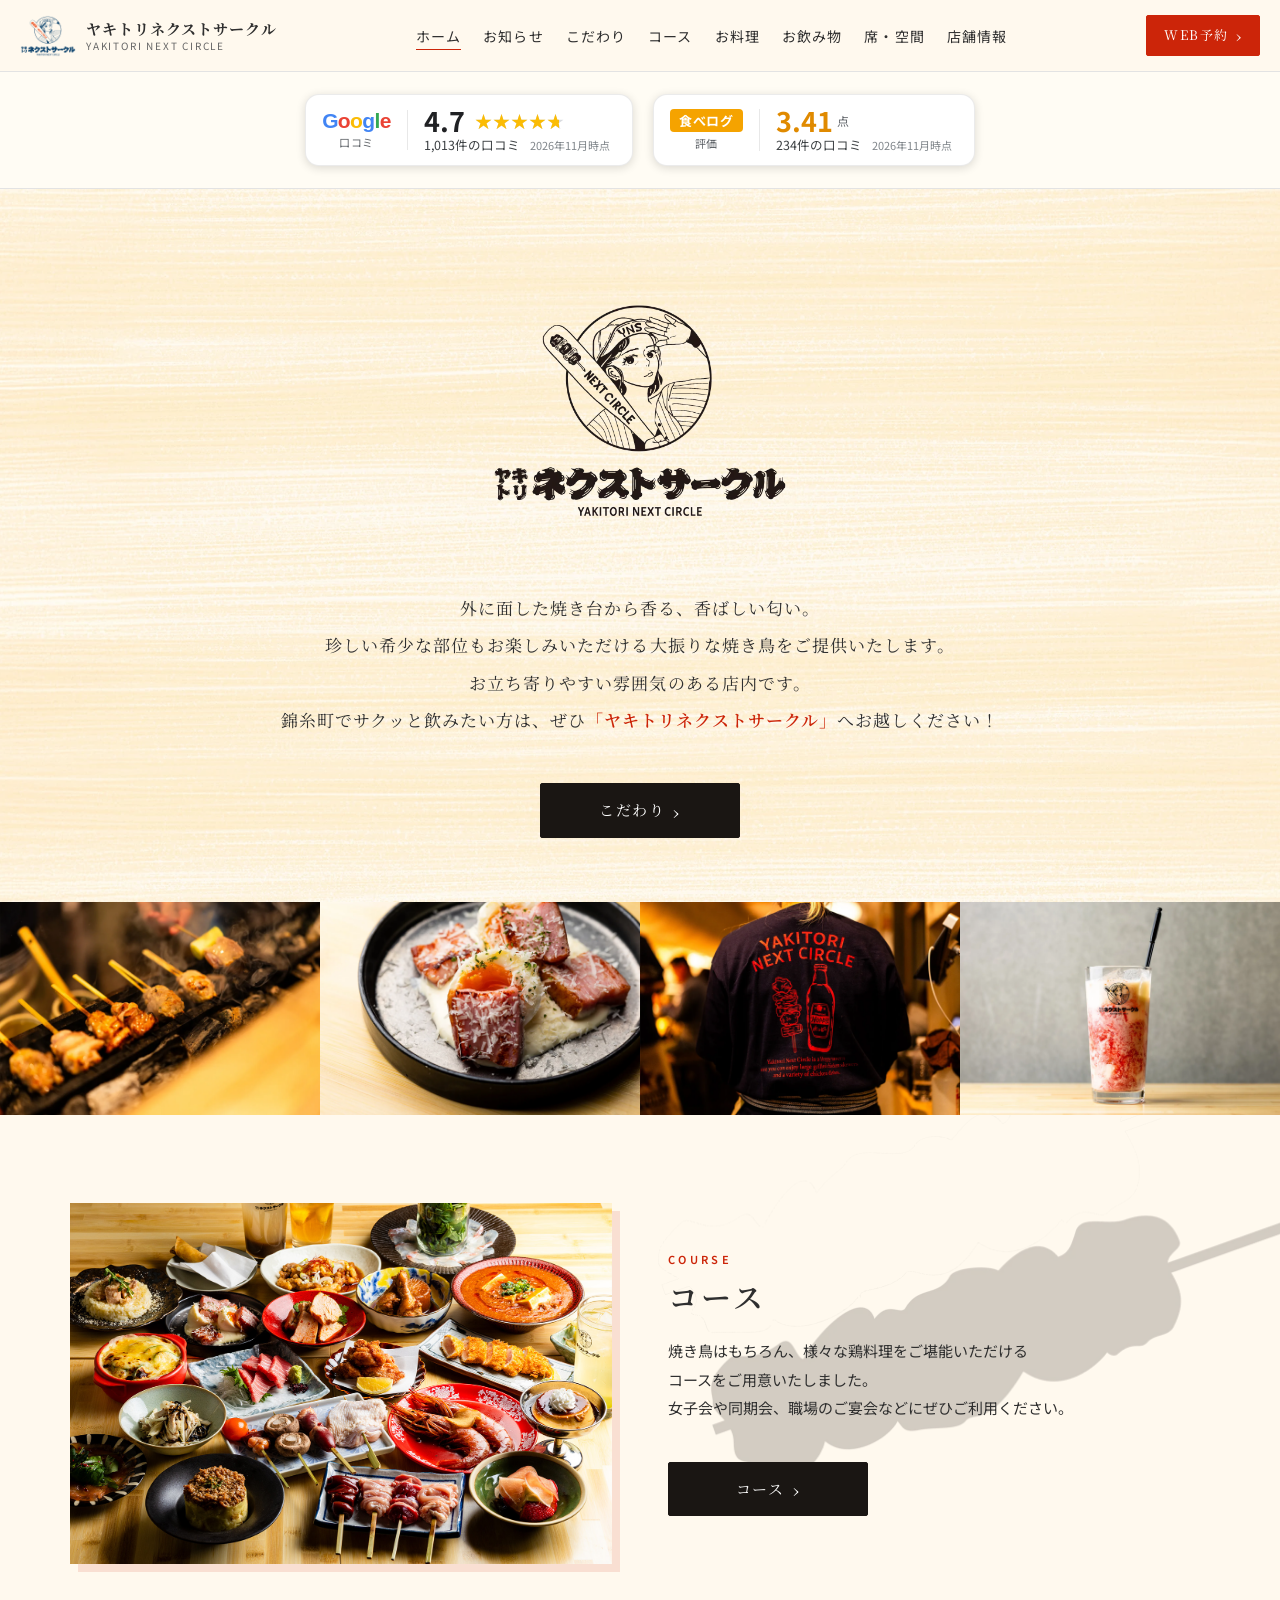
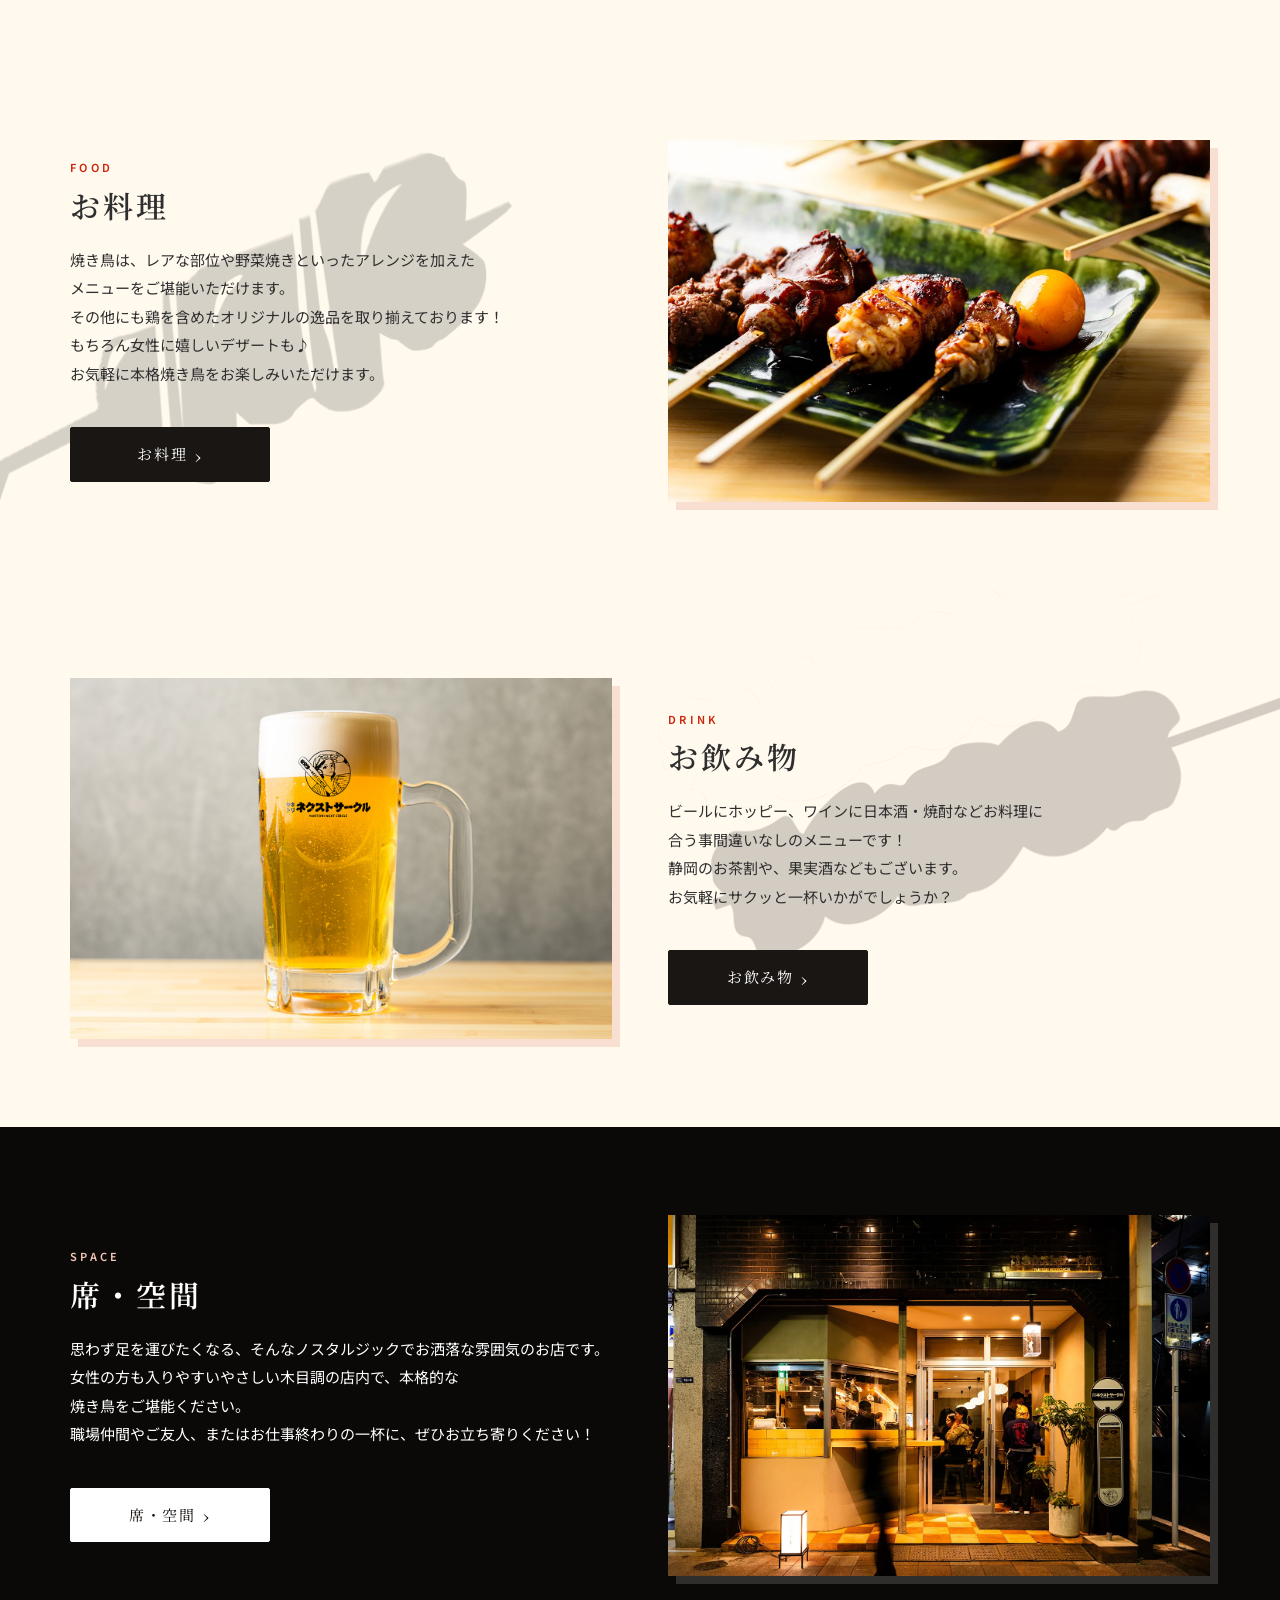
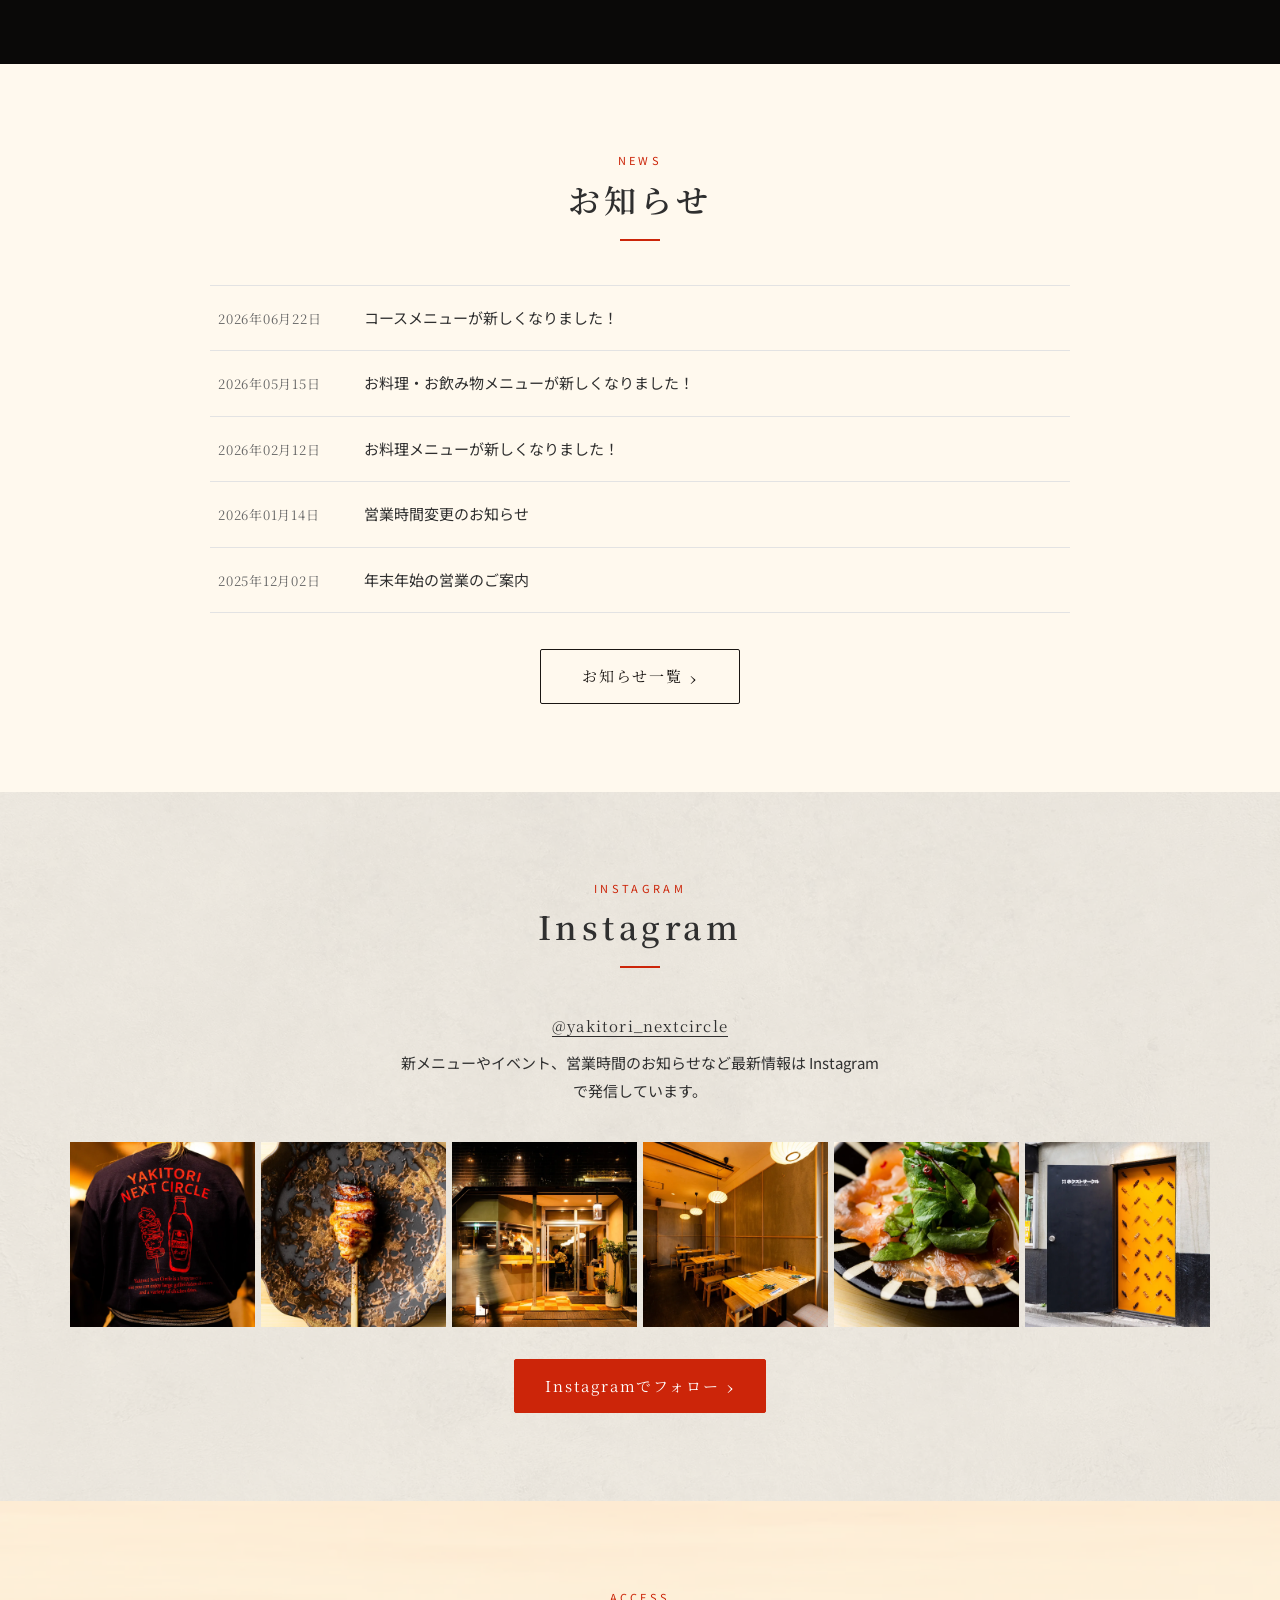
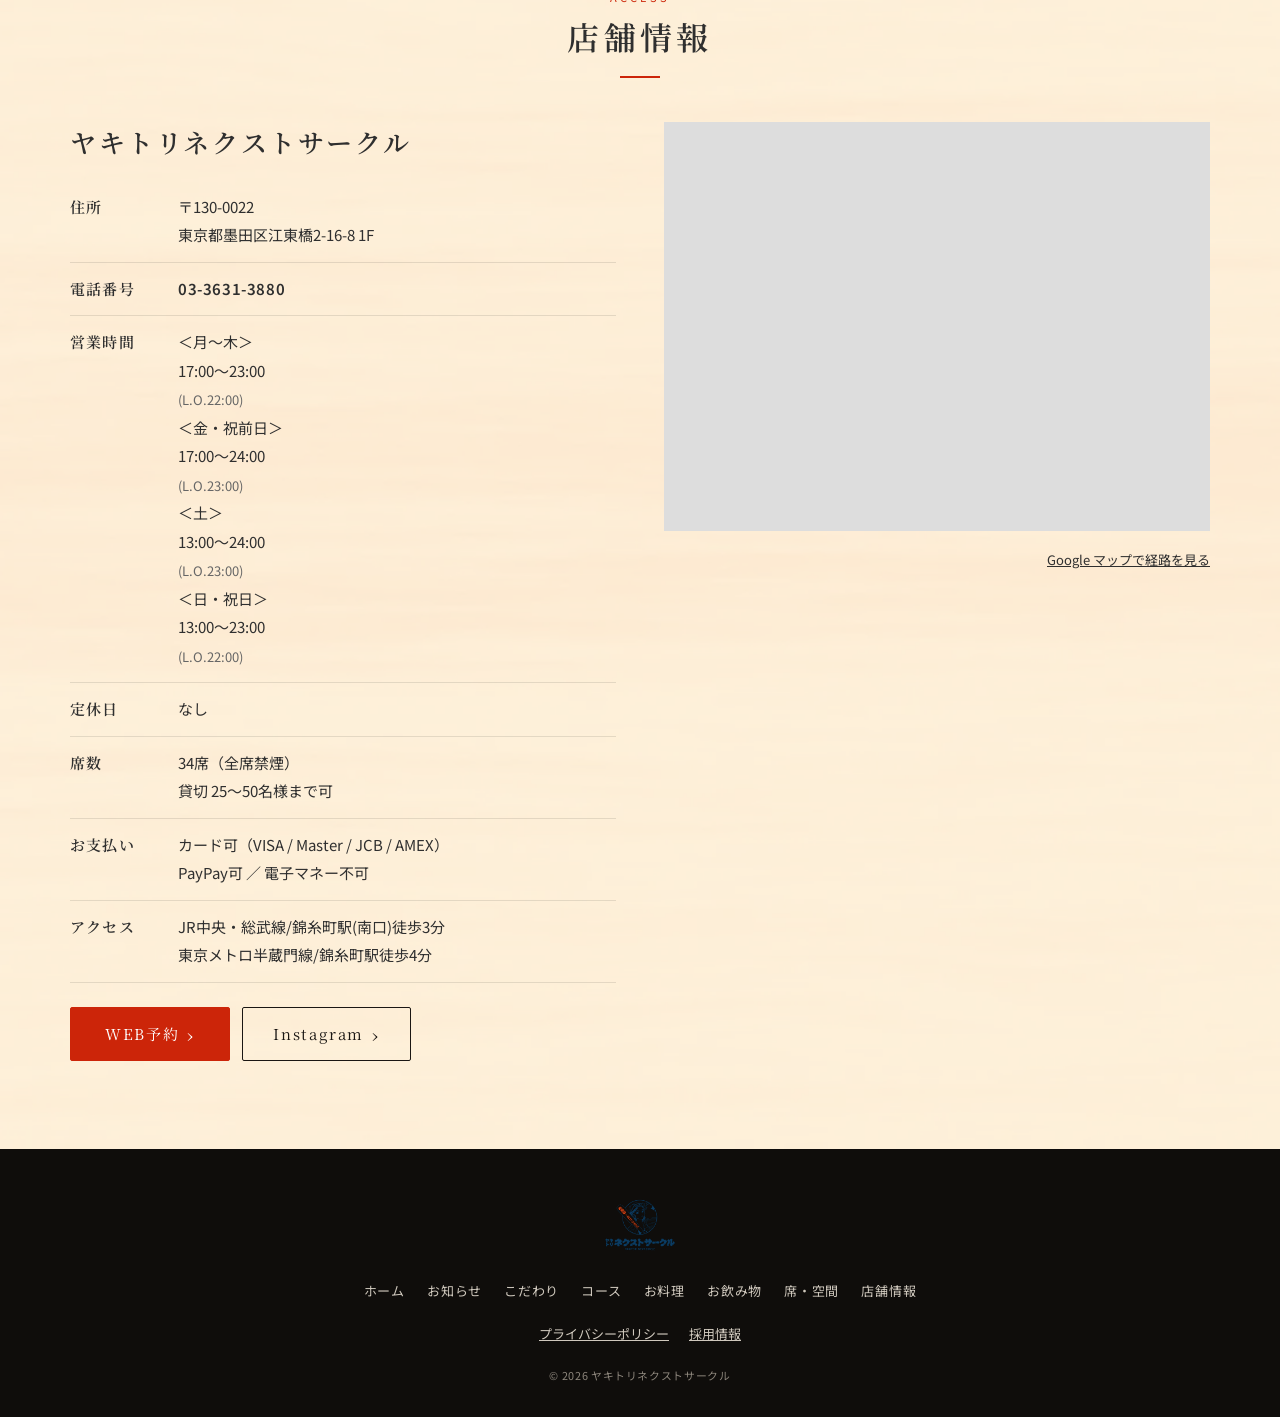
<file: index.html>
<!DOCTYPE html>
<html lang="ja">
<head>
  <meta charset="UTF-8">
  <meta name="viewport" content="width=device-width, initial-scale=1.0">
  <title>【公式】ヤキトリネクストサークル - 錦糸町のおしゃれな空間でご褒美焼き鳥</title>
  <meta name="description" content="錦糸町駅徒歩3分。お仕事終わりや週末に、気軽に立ち寄れる焼き鳥居酒屋『ヤキトリネクストサークル』です！トレンド感のあるおしゃれな店内と本物志向の焼き鳥は、自分にちょっとしたご褒美を与えてくれる、特別な空間に。カジュアルなデートや、飲み会などにぜひお立ち寄り下さい。">
  <meta property="og:locale" content="ja_JP">
  <meta property="og:type" content="website">
  <meta property="og:title" content="【公式】ヤキトリネクストサークル - 錦糸町のおしゃれな空間でご褒美焼き鳥">
  <meta property="og:description" content="錦糸町駅徒歩3分。お仕事終わりや週末に、気軽に立ち寄れる焼き鳥居酒屋『ヤキトリネクストサークル』です！トレンド感のあるおしゃれな店内と本物志向の焼き鳥は、自分にちょっとしたご褒美を与えてくれる、特別な空間に。カジュアルなデートや、飲み会などにぜひお立ち寄り下さい。">
  <meta property="og:url" content="https://yakitori-nextcircle.com/">
  <meta property="og:site_name" content="【公式】ヤキトリネクストサークル">
  <meta property="og:image" content="https://yakitori-nextcircle.com/images/ogp.jpg">
  <meta name="twitter:card" content="summary_large_image">
  <link rel="canonical" href="https://yakitori-nextcircle.com/">
  <link rel="icon" href="images/logo.png" type="image/png">
  <link rel="apple-touch-icon" href="images/logo.png">
  <link rel="preconnect" href="https://fonts.googleapis.com">
  <link rel="preconnect" href="https://fonts.gstatic.com" crossorigin>
  <link href="https://fonts.googleapis.com/css2?family=Noto+Sans+JP:wght@400;500;700&family=Noto+Serif+JP:wght@500;600;700&display=swap" rel="stylesheet">
  <link rel="stylesheet" href="css/style.css">
</head>
<body>
  <header class="site-header">
    <div class="site-header__inner">
      <a class="site-header__logo" href="./">
        <img src="images/logo.png" alt="" width="56" height="56">
        <span>ヤキトリネクストサークル<small>YAKITORI NEXT CIRCLE</small></span>
      </a>
      <nav class="global-nav" id="global-nav" aria-label="グローバルナビゲーション">
        <ul>
        <li><a href="./" aria-current="page">ホーム</a></li>
        <li><a href="information/">お知らせ</a></li>
        <li><a href="concept/">こだわり</a></li>
        <li><a href="course/">コース</a></li>
        <li><a href="food/">お料理</a></li>
        <li><a href="drink/">お飲み物</a></li>
        <li><a href="space/">席・空間</a></li>
        <li><a href="#access">店舗情報</a></li>
        <li class="nav-reserve"><a class="btn btn--accent" href="https://yoyaku.tabelog.com/yoyaku/net_booking_form/index?rcd=13307488" target="_blank" rel="noopener">WEB予約</a></li>
        </ul>
      </nav>
      <div class="site-header__actions">
        <a class="btn btn--accent header-reserve" href="https://yoyaku.tabelog.com/yoyaku/net_booking_form/index?rcd=13307488" target="_blank" rel="noopener">WEB予約</a>
        <button class="nav-toggle" type="button" aria-controls="global-nav" aria-expanded="false" aria-label="メニューを開く">
          <span></span><span></span><span></span>
        </button>
      </div>
    </div>
  </header>
  <main>
<section class="ratings" id="ratings" aria-label="お客様からの評価" hidden>
  <div class="ratings__inner">
    <a class="ratings__item ratings__item--google" data-rating="google" href="https://www.google.com/maps/search/?api=1&query=%E3%83%A4%E3%82%AD%E3%83%88%E3%83%AA%E3%83%8D%E3%82%AF%E3%82%B9%E3%83%88%E3%82%B5%E3%83%BC%E3%82%AF%E3%83%AB%20%E6%9D%B1%E4%BA%AC%E9%83%BD%E5%A2%A8%E7%94%B0%E5%8C%BA%E6%B1%9F%E6%9D%B1%E6%A9%8B2-16-8" target="_blank" rel="noopener" hidden>
      <span class="ratings__brand"><span class="ratings__g" aria-hidden="true"><i>G</i><i>o</i><i>o</i><i>g</i><i>l</i><i>e</i></span><span class="sr-only">Google</span><span class="ratings__label">口コミ</span></span>
      <span class="ratings__score"><span class="ratings__stars" aria-hidden="true"><span class="ratings__stars-off">★★★★★</span><span class="ratings__stars-on">★★★★★</span></span><b data-field="score">-</b></span>
      <span class="ratings__meta"><span class="ratings__count"><span data-field="count">-</span>件の口コミ</span><span class="ratings__asof" data-field="asof"></span></span>
    </a>
    <a class="ratings__item ratings__item--tabelog" data-rating="tabelog" href="https://tabelog.com/tokyo/A1312/A131201/13307488/" target="_blank" rel="noopener" hidden>
      <span class="ratings__brand"><span class="ratings__tb" aria-hidden="true">食べログ</span><span class="sr-only">食べログ</span><span class="ratings__label">評価</span></span>
      <span class="ratings__score"><b data-field="score">-</b><small>点</small></span>
      <span class="ratings__meta"><span class="ratings__count"><span data-field="count">-</span>件の口コミ</span><span class="ratings__asof" data-field="asof"></span></span>
    </a>
  </div>
</section>
    <section class="hero">
      <div class="hero__inner">
        <img class="hero__logo" src="images/logo-hero.webp" alt="ヤキトリネクストサークル YAKITORI NEXT CIRCLE" width="512" height="512">
        <p class="hero__lead">
          外に面した焼き台から香る、香ばしい匂い。<br>
          珍しい希少な部位もお楽しみいただける大振りな焼き鳥をご提供いたします。<br>
          お立ち寄りやすい雰囲気のある店内です。<br>
          錦糸町でサクッと飲みたい方は、ぜひ<strong>「ヤキトリネクストサークル」</strong>へお越しください！
        </p>
        <a class="btn" href="concept/">こだわり</a>
      </div>
    </section>

    <div class="carousel" aria-label="店内・お料理の写真">
      <div class="carousel__track">
          <div class="carousel__item"><img src="images/carousel-01.webp" alt="" loading="lazy" width="768" height="512"></div>
          <div class="carousel__item"><img src="images/carousel-02.webp" alt="" loading="lazy" width="768" height="512"></div>
          <div class="carousel__item"><img src="images/carousel-03.webp" alt="" loading="lazy" width="768" height="512"></div>
          <div class="carousel__item"><img src="images/carousel-04.webp" alt="" loading="lazy" width="768" height="512"></div>
          <div class="carousel__item"><img src="images/carousel-05.webp" alt="" loading="lazy" width="768" height="512"></div>
          <div class="carousel__item"><img src="images/carousel-06.webp" alt="" loading="lazy" width="768" height="512"></div>
          <div class="carousel__item"><img src="images/carousel-07.webp" alt="" loading="lazy" width="768" height="512"></div>
          <div class="carousel__item"><img src="images/carousel-08.webp" alt="" loading="lazy" width="768" height="512"></div>
          <div class="carousel__item"><img src="images/carousel-09.webp" alt="" loading="lazy" width="768" height="512"></div>
          <div class="carousel__item"><img src="images/carousel-10.webp" alt="" loading="lazy" width="768" height="512"></div>
          <div class="carousel__item"><img src="images/carousel-11.webp" alt="" loading="lazy" width="768" height="512"></div>
          <div class="carousel__item"><img src="images/carousel-12.webp" alt="" loading="lazy" width="768" height="512"></div>
          <div class="carousel__item"><img src="images/carousel-13.webp" alt="" loading="lazy" width="768" height="512"></div>
          <div class="carousel__item"><img src="images/carousel-14.webp" alt="" loading="lazy" width="768" height="512"></div>
      </div>
    </div>

    <section class="section section--deco-right">
      <div class="container">
        <div class="feature">
          <div class="feature__media"><img src="images/top-course.jpg" alt="コース料理" loading="lazy"></div>
          <div class="feature__body">
            <h2><small>COURSE</small>コース</h2>
            <p>焼き鳥はもちろん、様々な鶏料理をご堪能いただけるコースをご用意いたしました。<br>女子会や同期会、職場のご宴会などにぜひご利用ください。</p>
            <a class="btn" href="course/">コース</a>
          </div>
        </div>
      </div>
    </section>

    <section class="section section--deco-left">
      <div class="container">
        <div class="feature feature--reverse">
          <div class="feature__media"><img src="images/top-food.webp" alt="焼き鳥の盛り合わせ" loading="lazy"></div>
          <div class="feature__body">
            <h2><small>FOOD</small>お料理</h2>
            <p>焼き鳥は、レアな部位や野菜焼きといったアレンジを加えたメニューをご堪能いただけます。<br>その他にも鶏を含めたオリジナルの逸品を取り揃えております！<br>もちろん女性に嬉しいデザートも♪<br>お気軽に本格焼き鳥をお楽しみいただけます。</p>
            <a class="btn" href="food/">お料理</a>
          </div>
        </div>
      </div>
    </section>

    <section class="section section--deco-right">
      <div class="container">
        <div class="feature">
          <div class="feature__media"><img src="images/top-drink.jpg" alt="お飲み物" loading="lazy"></div>
          <div class="feature__body">
            <h2><small>DRINK</small>お飲み物</h2>
            <p>ビールにホッピー、ワインに日本酒・焼酎などお料理に合う事間違いなしのメニューです！<br>静岡のお茶割や、果実酒などもございます。<br>お気軽にサクッと一杯いかがでしょうか？</p>
            <a class="btn" href="drink/">お飲み物</a>
          </div>
        </div>
      </div>
    </section>

    <section class="section section--dark">
      <div class="container">
        <div class="feature feature--reverse">
          <div class="feature__media"><img src="images/space-01.webp" alt="店内の様子" loading="lazy"></div>
          <div class="feature__body">
            <h2><small>SPACE</small>席・空間</h2>
            <p>思わず足を運びたくなる、そんなノスタルジックでお洒落な雰囲気のお店です。<br>女性の方も入りやすいやさしい木目調の店内で、本格的な焼き鳥をご堪能ください。<br>職場仲間やご友人、またはお仕事終わりの一杯に、ぜひお立ち寄りください！</p>
            <a class="btn btn--light" href="space/">席・空間</a>
          </div>
        </div>
      </div>
    </section>

    <section class="section" id="news">
      <div class="container">
        <h2 class="section__title"><small>NEWS</small>お知らせ</h2>
        <ul class="news-list">
          <li><a href="information/#news-9306"><time datetime="2026-06-22">2026年06月22日</time><span>コースメニューが新しくなりました！</span></a></li>
          <li><a href="information/#news-9264"><time datetime="2026-05-15">2026年05月15日</time><span>お料理・お飲み物メニューが新しくなりました！</span></a></li>
          <li><a href="information/#news-9188"><time datetime="2026-02-12">2026年02月12日</time><span>お料理メニューが新しくなりました！</span></a></li>
          <li><a href="information/#news-9168"><time datetime="2026-01-14">2026年01月14日</time><span>営業時間変更のお知らせ</span></a></li>
          <li><a href="information/#news-9155"><time datetime="2025-12-02">2025年12月02日</time><span>年末年始の営業のご案内</span></a></li>
        </ul>
        <p class="section__more"><a class="btn btn--outline" href="information/">お知らせ一覧</a></p>
      </div>
    </section>

    <section class="section section--texture instagram" id="instagram">
      <div class="container">
        <h2 class="section__title"><small>INSTAGRAM</small>Instagram</h2>
        <p class="instagram__account"><a href="https://www.instagram.com/yakitori_nextcircle/" target="_blank" rel="noopener">@yakitori_nextcircle</a></p>
        <p>新メニューやイベント、営業時間のお知らせなど最新情報は Instagram で発信しています。</p>
        <div class="instagram__grid">
          <img src="images/carousel-03.webp" alt="" loading="lazy">
          <img src="images/carousel-05.webp" alt="" loading="lazy">
          <img src="images/carousel-06.webp" alt="" loading="lazy">
          <img src="images/carousel-10.webp" alt="" loading="lazy">
          <img src="images/carousel-11.webp" alt="" loading="lazy">
          <img src="images/carousel-13.webp" alt="" loading="lazy">
        </div>
        <a class="btn btn--accent" href="https://www.instagram.com/yakitori_nextcircle/" target="_blank" rel="noopener">Instagramでフォロー</a>
      </div>
    </section>

    <section class="section access" id="access">
      <div class="container">
        <h2 class="section__title"><small>ACCESS</small>店舗情報</h2>
        <div class="access__grid">
          <div>
            <h3 class="access__name">ヤキトリネクストサークル</h3>
            <dl>
              <div>
                <dt>住所</dt>
                <dd>〒130-0022<br>東京都墨田区江東橋2-16-8 1F</dd>
              </div>
              <div>
                <dt>電話番号</dt>
                <dd><a href="tel:03-3631-3880">03-3631-3880</a></dd>
              </div>
              <div>
                <dt>営業時間</dt>
                <dd class="access__hours">
                  <p>＜月～木＞<br>17:00～23:00<br><span class="note">(L.O.22:00)</span></p>
                  <p>＜金・祝前日＞<br>17:00～24:00<br><span class="note">(L.O.23:00)</span></p>
                  <p>＜土＞<br>13:00～24:00<br><span class="note">(L.O.23:00)</span></p>
                  <p>＜日・祝日＞<br>13:00～23:00<br><span class="note">(L.O.22:00)</span></p>
                </dd>
              </div>
              <div>
                <dt>定休日</dt>
                <dd>なし</dd>
              </div>
              <div>
                <dt>席数</dt>
                <dd>34席（全席禁煙）<br>貸切 25～50名様まで可</dd>
              </div>
              <div>
                <dt>お支払い</dt>
                <dd>カード可（VISA / Master / JCB / AMEX）<br>PayPay可 ／ 電子マネー不可</dd>
              </div>
              <div>
                <dt>アクセス</dt>
                <dd>JR中央・総武線/錦糸町駅(南口)徒歩3分<br>東京メトロ半蔵門線/錦糸町駅徒歩4分</dd>
              </div>
            </dl>
            <div class="access__buttons">
              <a class="btn btn--accent" href="https://yoyaku.tabelog.com/yoyaku/net_booking_form/index?rcd=13307488" target="_blank" rel="noopener">WEB予約</a>
              <a class="btn btn--outline" href="https://www.instagram.com/yakitori_nextcircle/" target="_blank" rel="noopener">Instagram</a>
            </div>
          </div>
          <div>
            <iframe class="access__map" src="https://www.google.com/maps?q=%E3%80%92130-0022%20%E6%9D%B1%E4%BA%AC%E9%83%BD%E5%A2%A8%E7%94%B0%E5%8C%BA%E6%B1%9F%E6%9D%B1%E6%A9%8B2-16-8%201F&output=embed" title="ヤキトリネクストサークルの地図" loading="lazy" allowfullscreen referrerpolicy="no-referrer-when-downgrade"></iframe>
            <p class="access__map-link"><a href="https://www.google.com/maps/dir/?api=1&destination=%E3%83%A4%E3%82%AD%E3%83%88%E3%83%AA%E3%83%8D%E3%82%AF%E3%82%B9%E3%83%88%E3%82%B5%E3%83%BC%E3%82%AF%E3%83%AB" target="_blank" rel="noopener">Google マップで経路を見る</a></p>
          </div>
        </div>
      </div>
    </section>

  </main>

  <footer class="site-footer">
    <div class="container site-footer__inner">
      <img class="site-footer__logo" src="images/logo.png" alt="ヤキトリネクストサークル">
      <nav class="site-footer__nav" aria-label="フッターナビゲーション">
        <a href="./">ホーム</a>
        <a href="information/">お知らせ</a>
        <a href="concept/">こだわり</a>
        <a href="course/">コース</a>
        <a href="food/">お料理</a>
        <a href="drink/">お飲み物</a>
        <a href="space/">席・空間</a>
        <a href="#access">店舗情報</a>
      </nav>
      <div class="site-footer__links">
        <a href="privacy/">プライバシーポリシー</a>
        <a href="https://pay-it-forward-corporate.com/recruit/" target="_blank" rel="noopener">採用情報</a>
      </div>
      <small>&copy; 2026 ヤキトリネクストサークル</small>
    </div>
  </footer>

  <nav class="bottom-bar" aria-label="クイックメニュー">
    <a href="tel:03-3631-3880">
      <svg viewBox="0 0 24 24" aria-hidden="true"><path d="M5 4h4l2 5-2.5 1.5a11 11 0 0 0 5 5L15 13l5 2v4a2 2 0 0 1-2 2A16 16 0 0 1 3 6a2 2 0 0 1 2-2z"/></svg>
      電話
    </a>
    <a href="https://www.google.com/maps/dir/?api=1&destination=%E3%83%A4%E3%82%AD%E3%83%88%E3%83%AA%E3%83%8D%E3%82%AF%E3%82%B9%E3%83%88%E3%82%B5%E3%83%BC%E3%82%AF%E3%83%AB" target="_blank" rel="noopener">
      <svg viewBox="0 0 24 24" aria-hidden="true"><path d="M12 22s7-7.5 7-12a7 7 0 1 0-14 0c0 4.5 7 12 7 12z"/><circle cx="12" cy="10" r="2.5"/></svg>
      地図
    </a>
    <a href="https://yoyaku.tabelog.com/yoyaku/net_booking_form/index?rcd=13307488" target="_blank" rel="noopener">
      <svg viewBox="0 0 24 24" aria-hidden="true"><rect x="3" y="5" width="18" height="16" rx="2"/><path d="M3 10h18M8 3v4M16 3v4"/></svg>
      WEB予約
    </a>
  </nav>
  <a class="pagetop" href="#" aria-label="ページ上部へ">&#8593;</a>

  <script src="js/main.js"></script>
  <script src="js/ratings.js" defer></script>
</body>
</html>
</file>
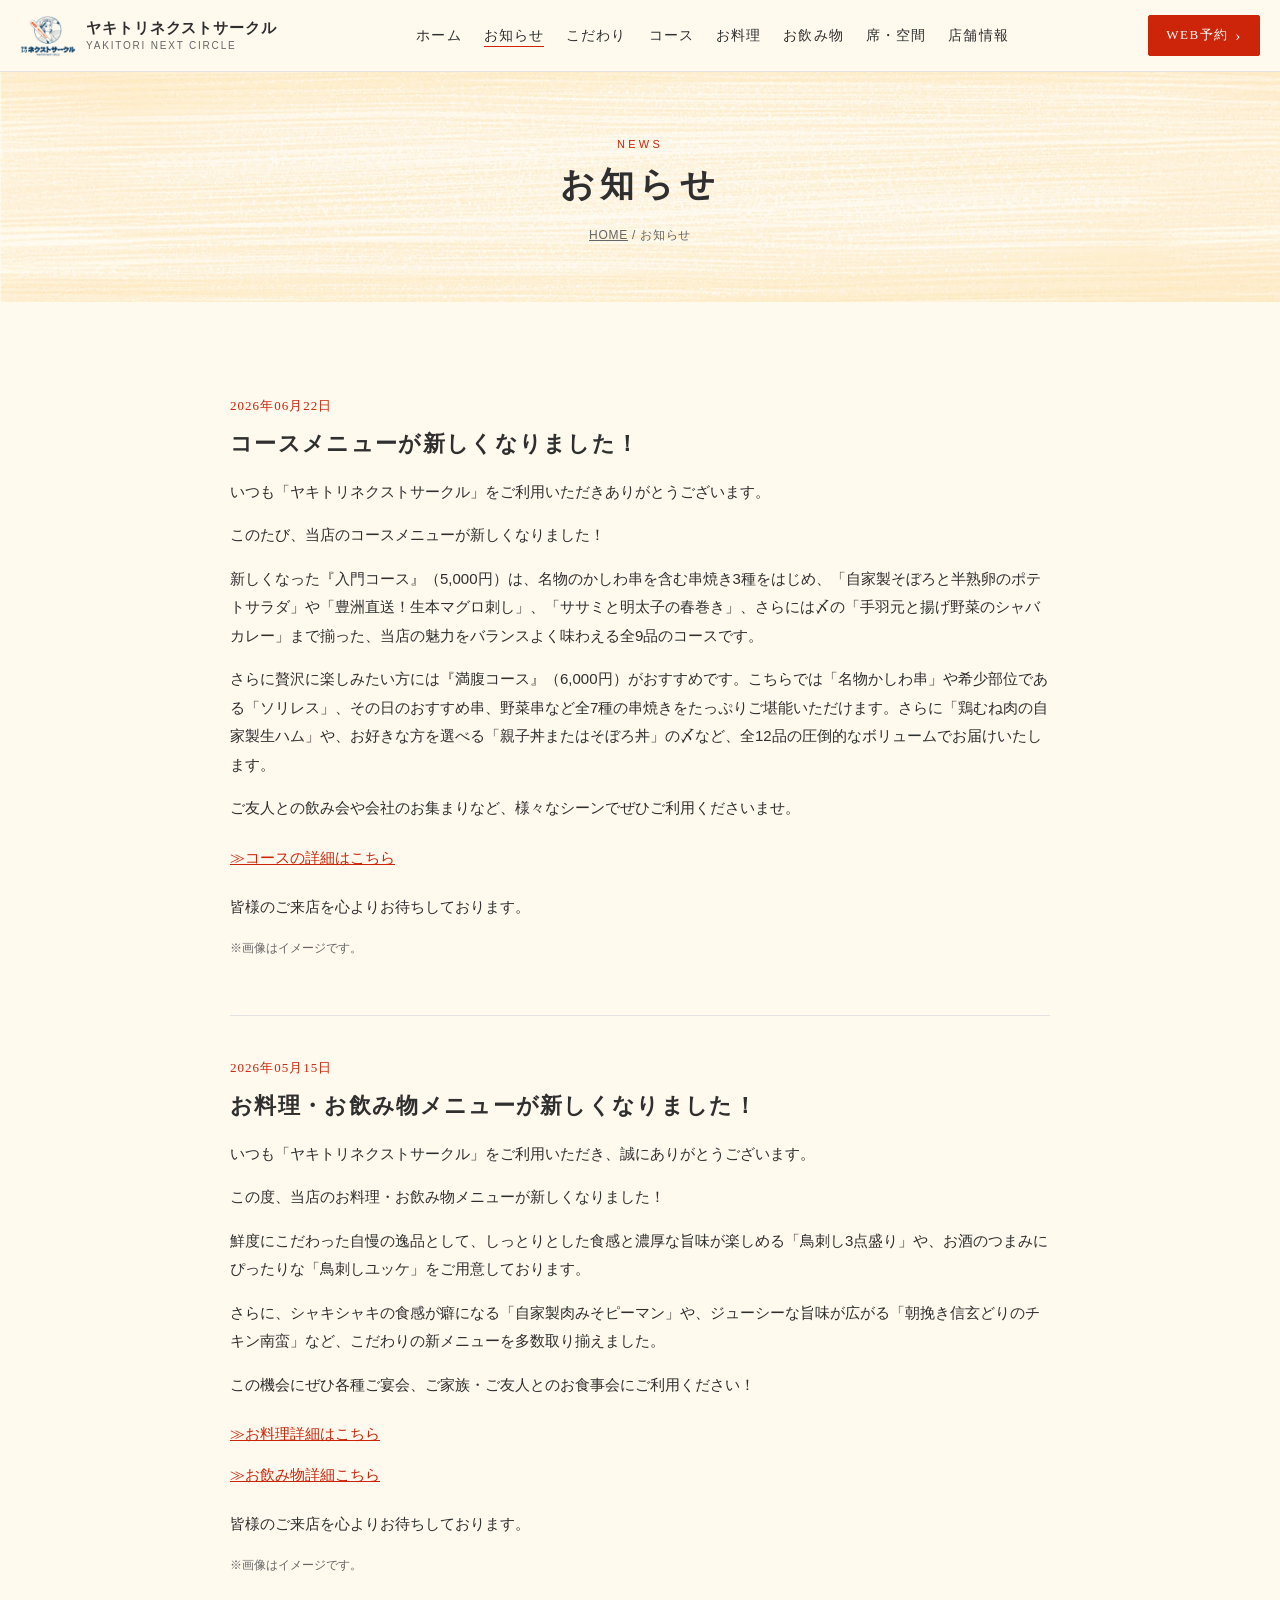
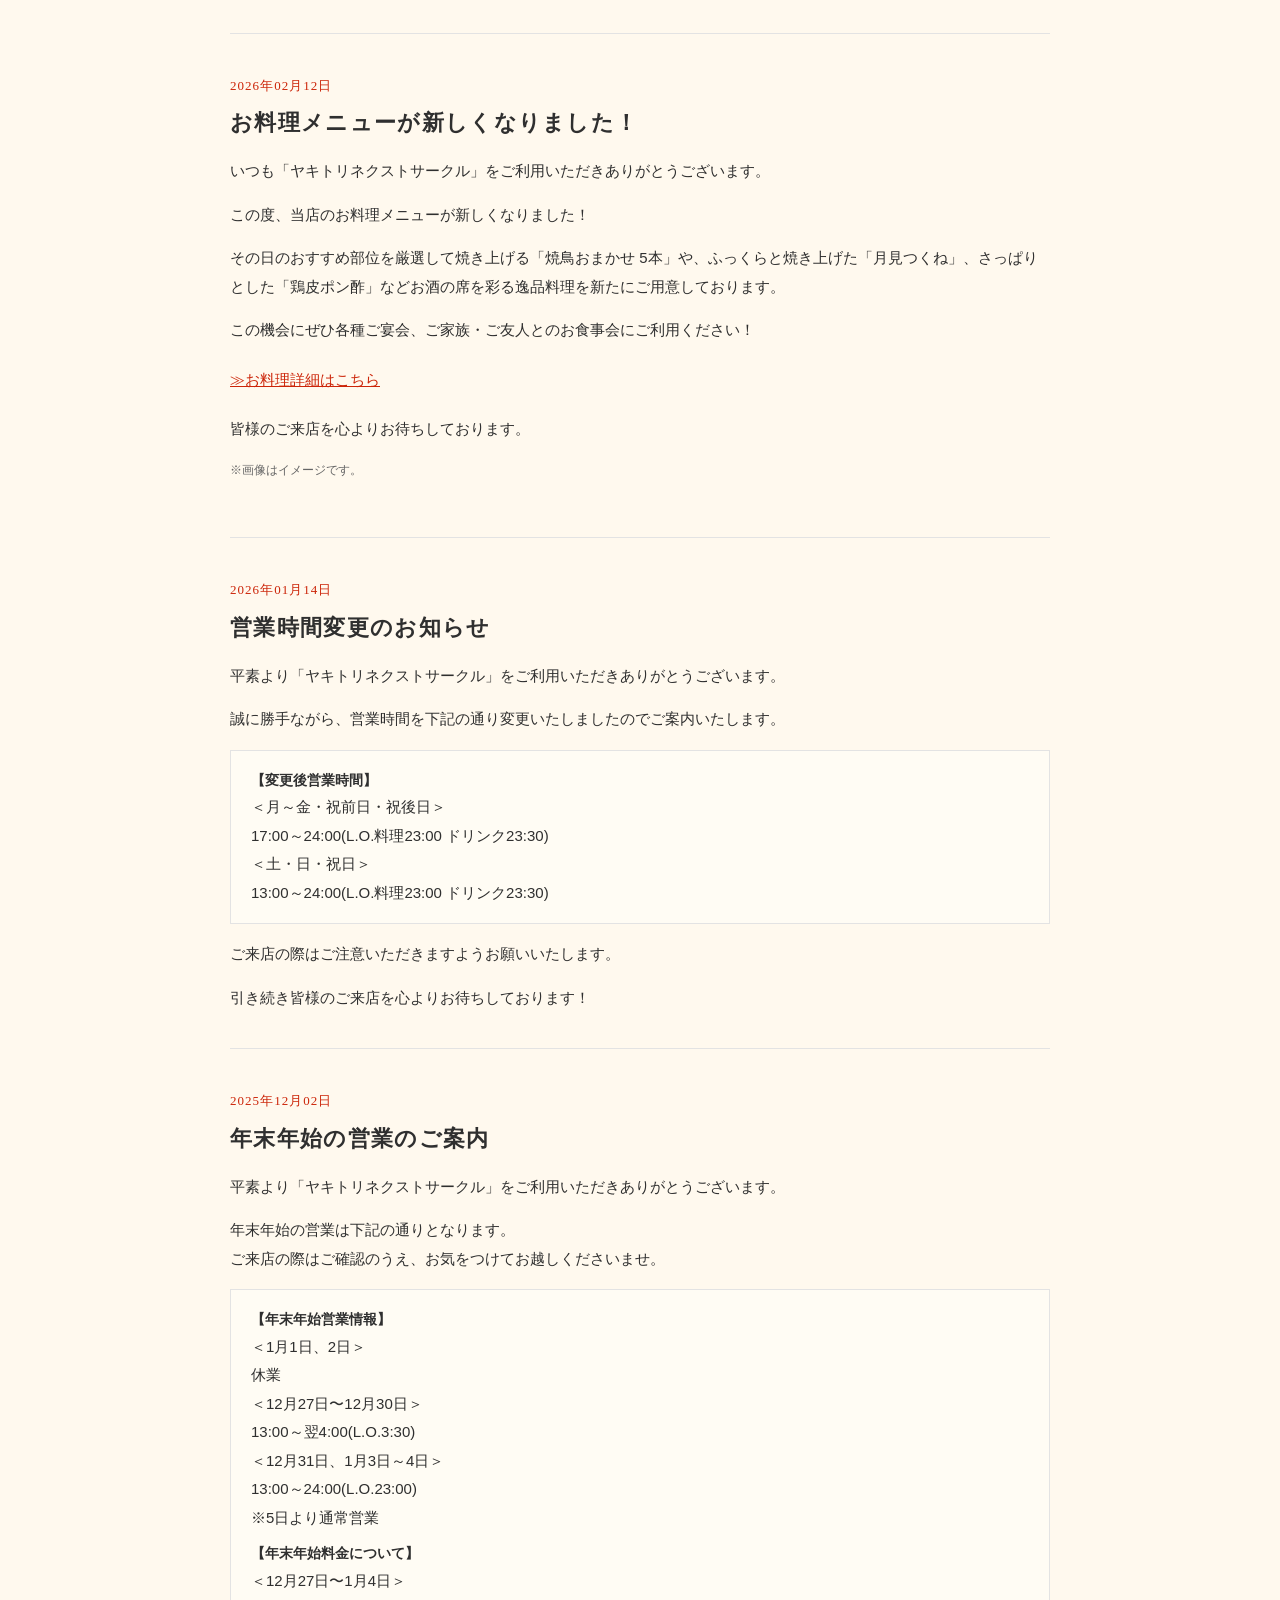
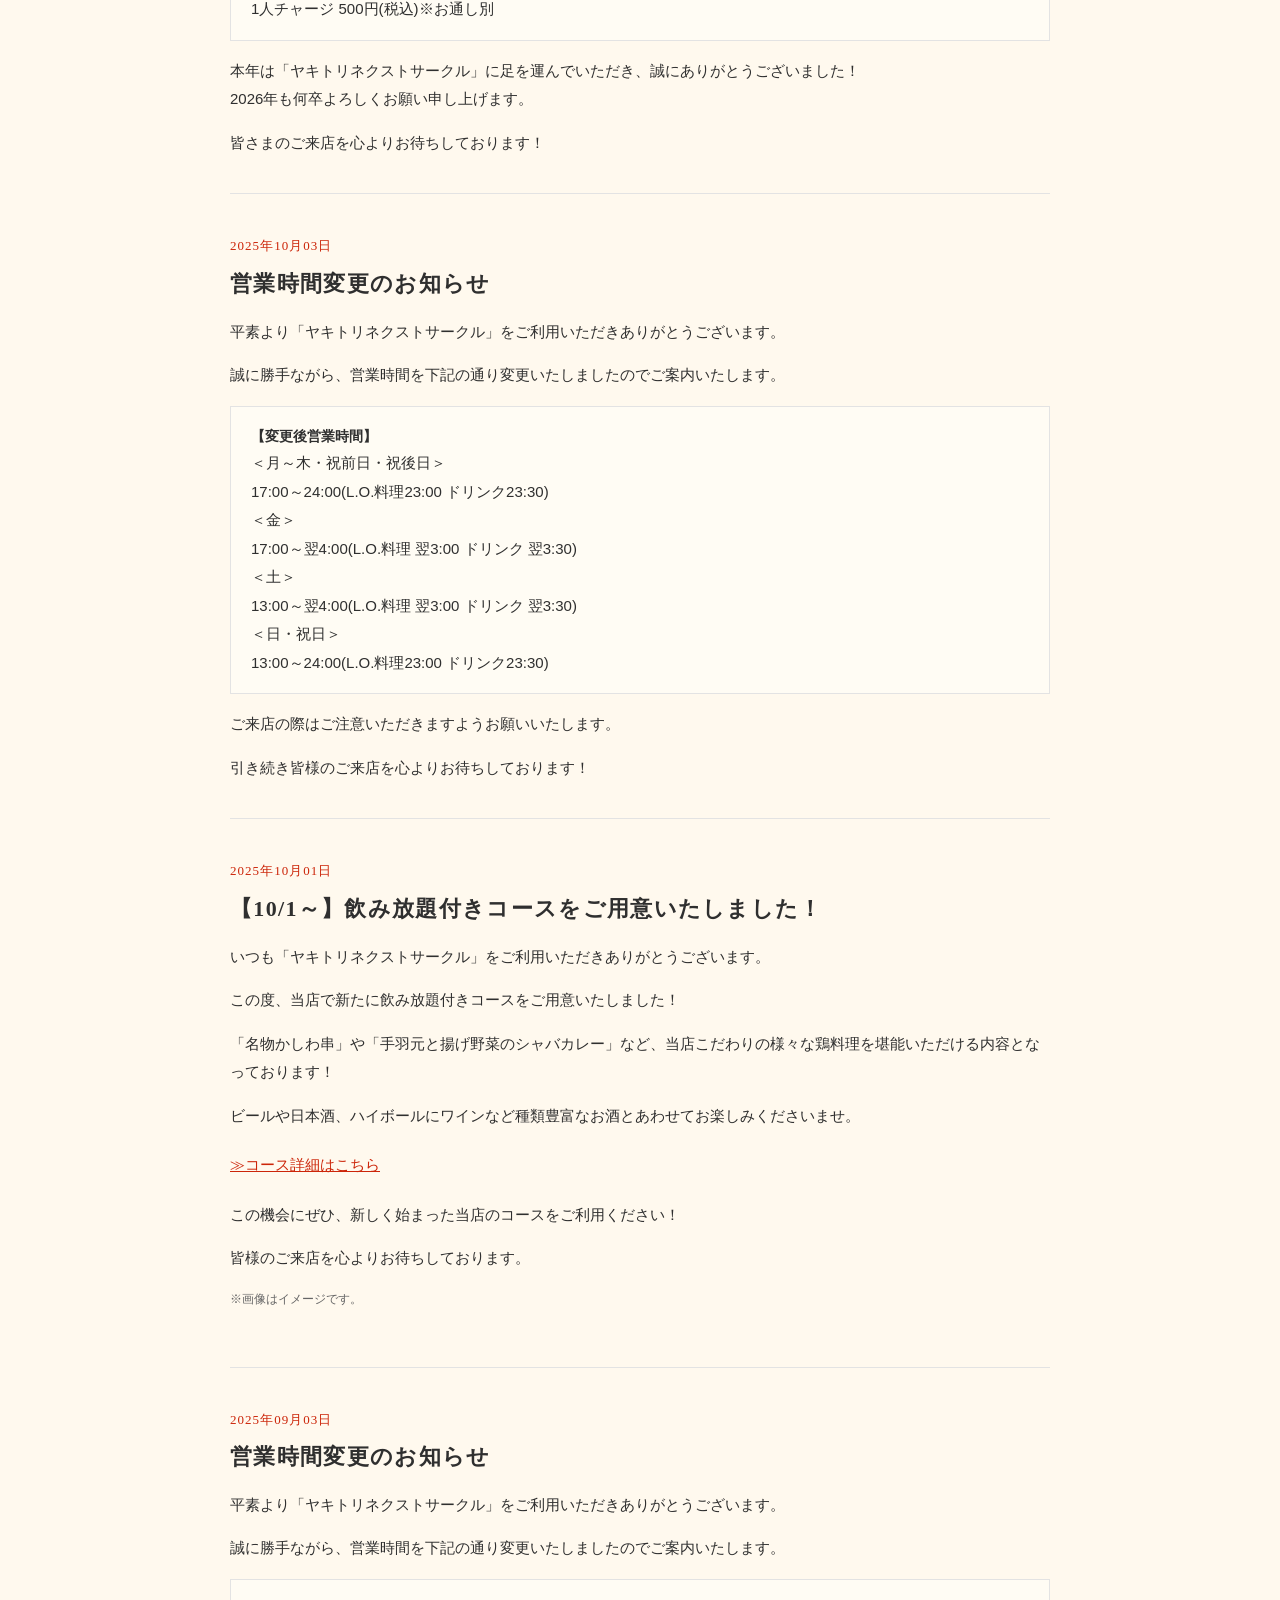
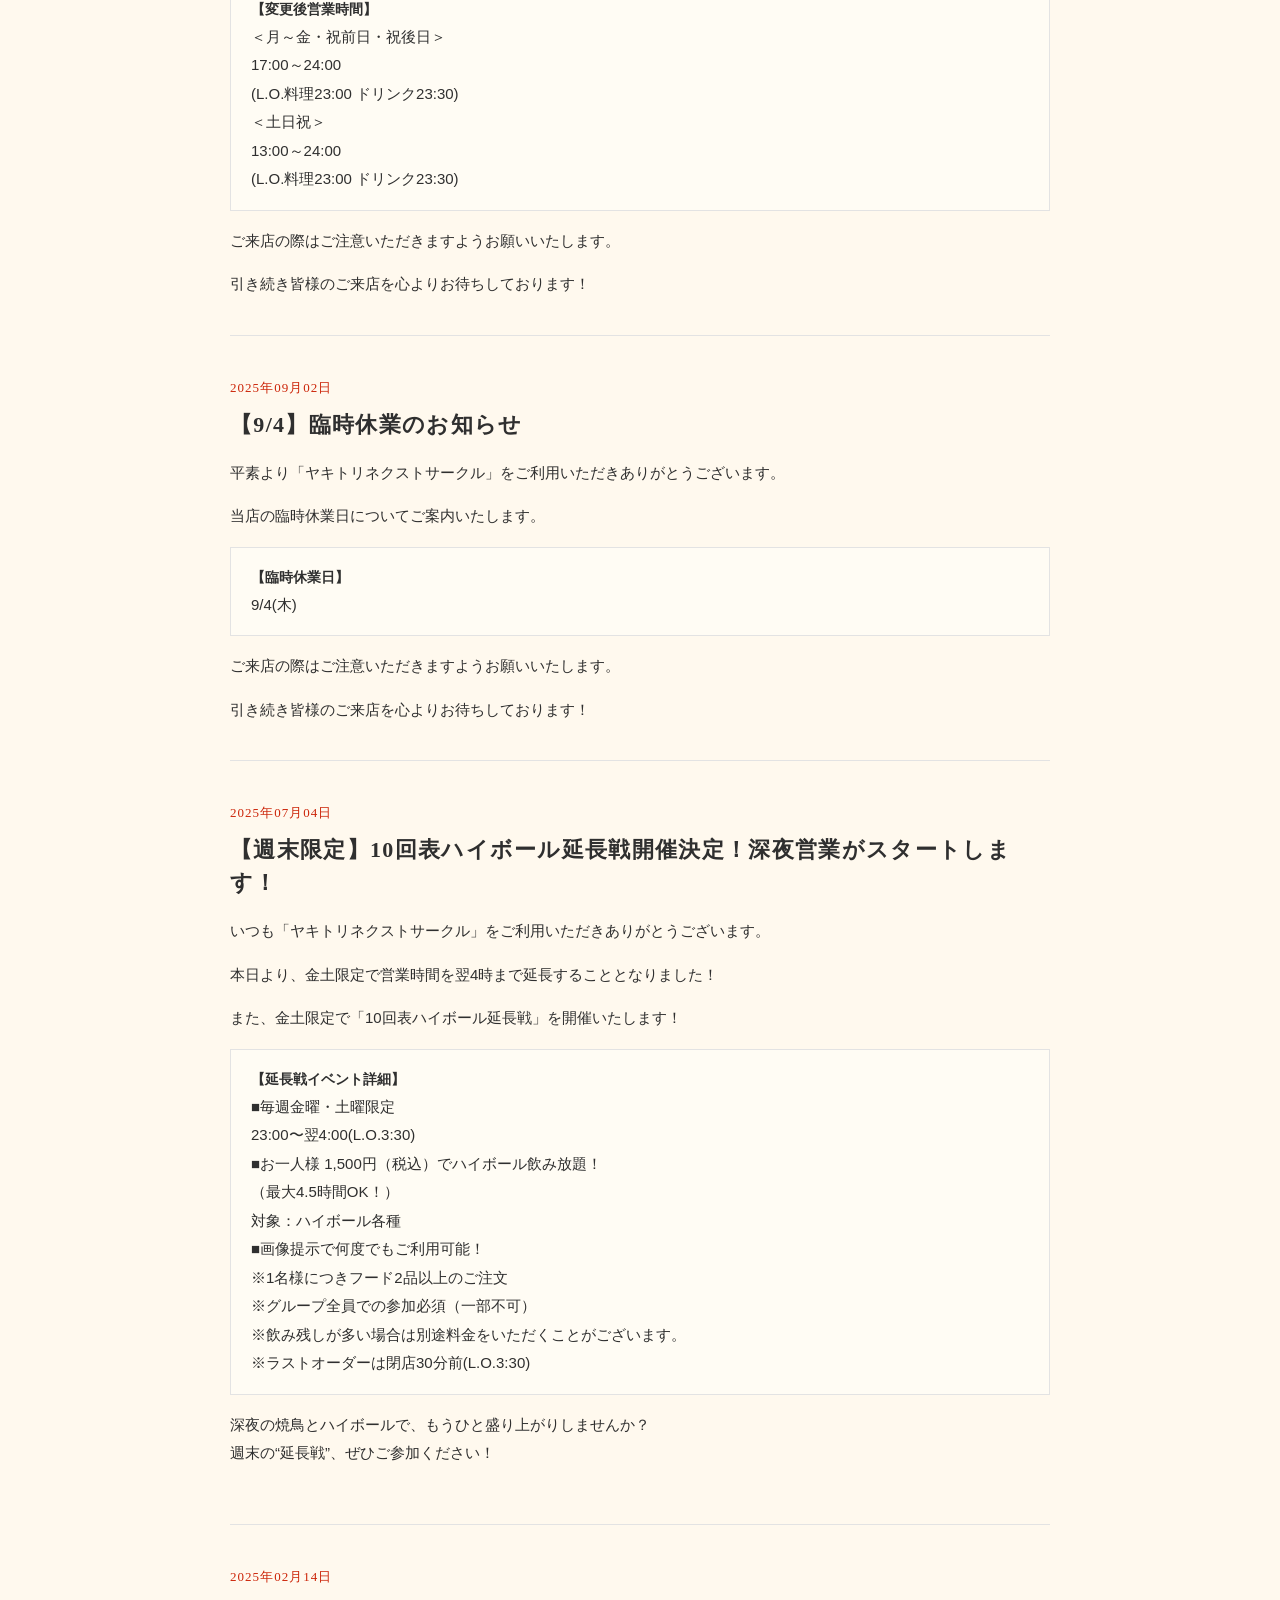
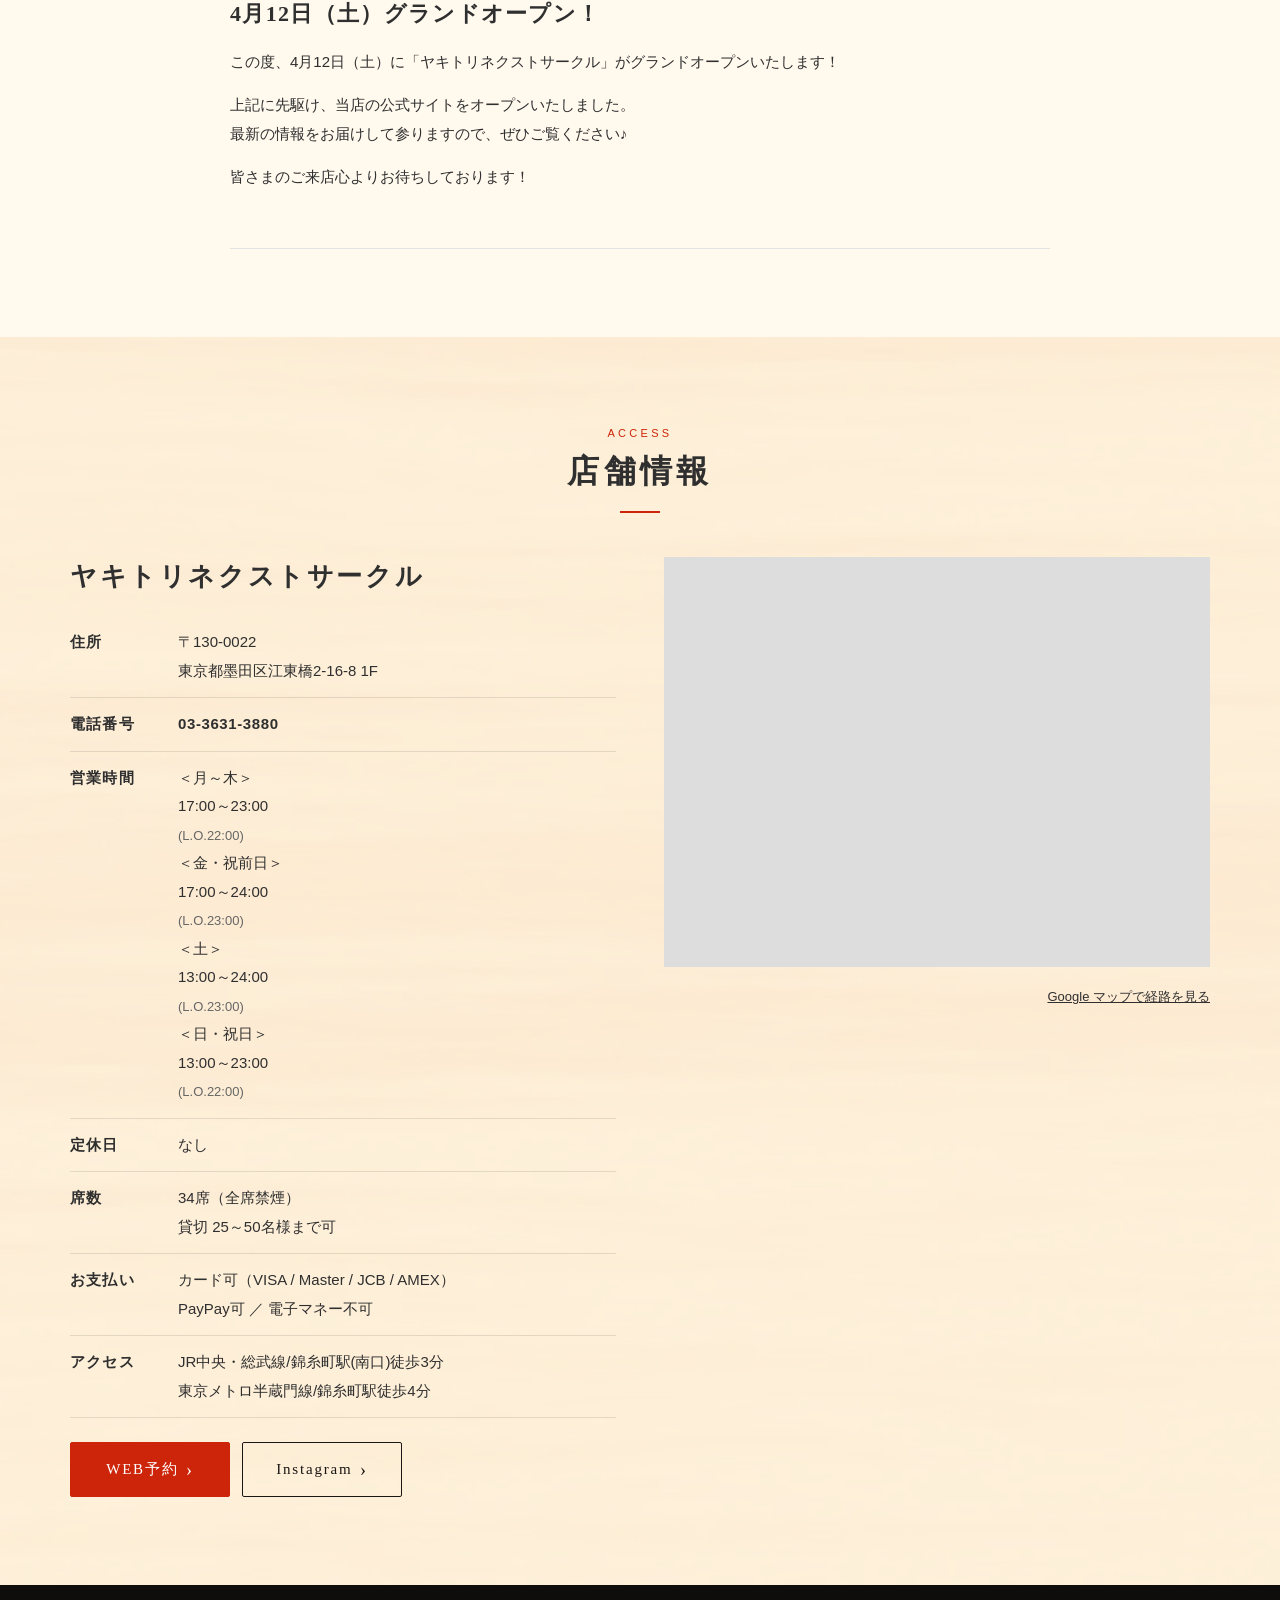
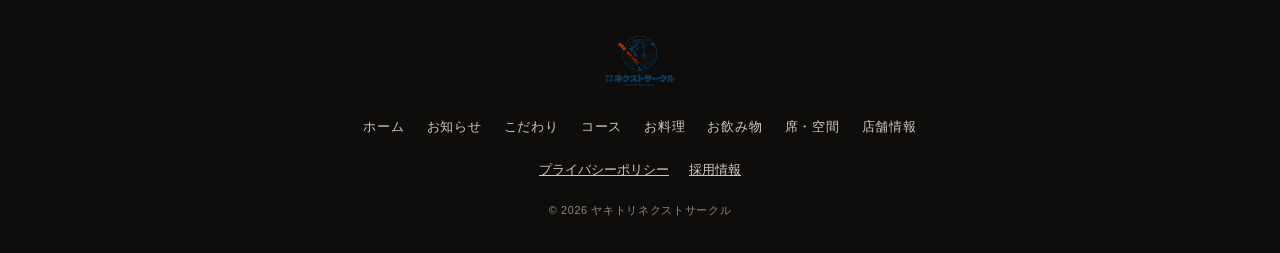
<file: category/index.html>
<!DOCTYPE html>
<html lang="ja">
<head>
  <meta charset="UTF-8">
  <meta name="viewport" content="width=device-width, initial-scale=1.0">
  <title>お知らせ | ヤキトリネクストサークル</title>
  <meta name="description" content="ヤキトリネクストサークルからのお知らせ一覧。新メニュー、営業時間の変更、年末年始の営業、イベントなどの最新情報をお届けします。">
  <meta name="robots" content="noindex">
  <meta http-equiv="refresh" content="0; url=../information/">
  <link rel="canonical" href="https://yakitori-nextcircle.com/information/">
  <meta property="og:title" content="お知らせ | ヤキトリネクストサークル">
  <meta property="og:description" content="ヤキトリネクストサークルからのお知らせ一覧。新メニュー、営業時間の変更、年末年始の営業、イベントなどの最新情報をお届けします。">
  <meta property="og:image" content="https://yakitori-nextcircle.com/images/ogp.jpg">
</head>
<body>
  <p>お知らせ一覧は <a href="../information/">/information/</a> に移動しました。</p>
</body>
</html>
</file>
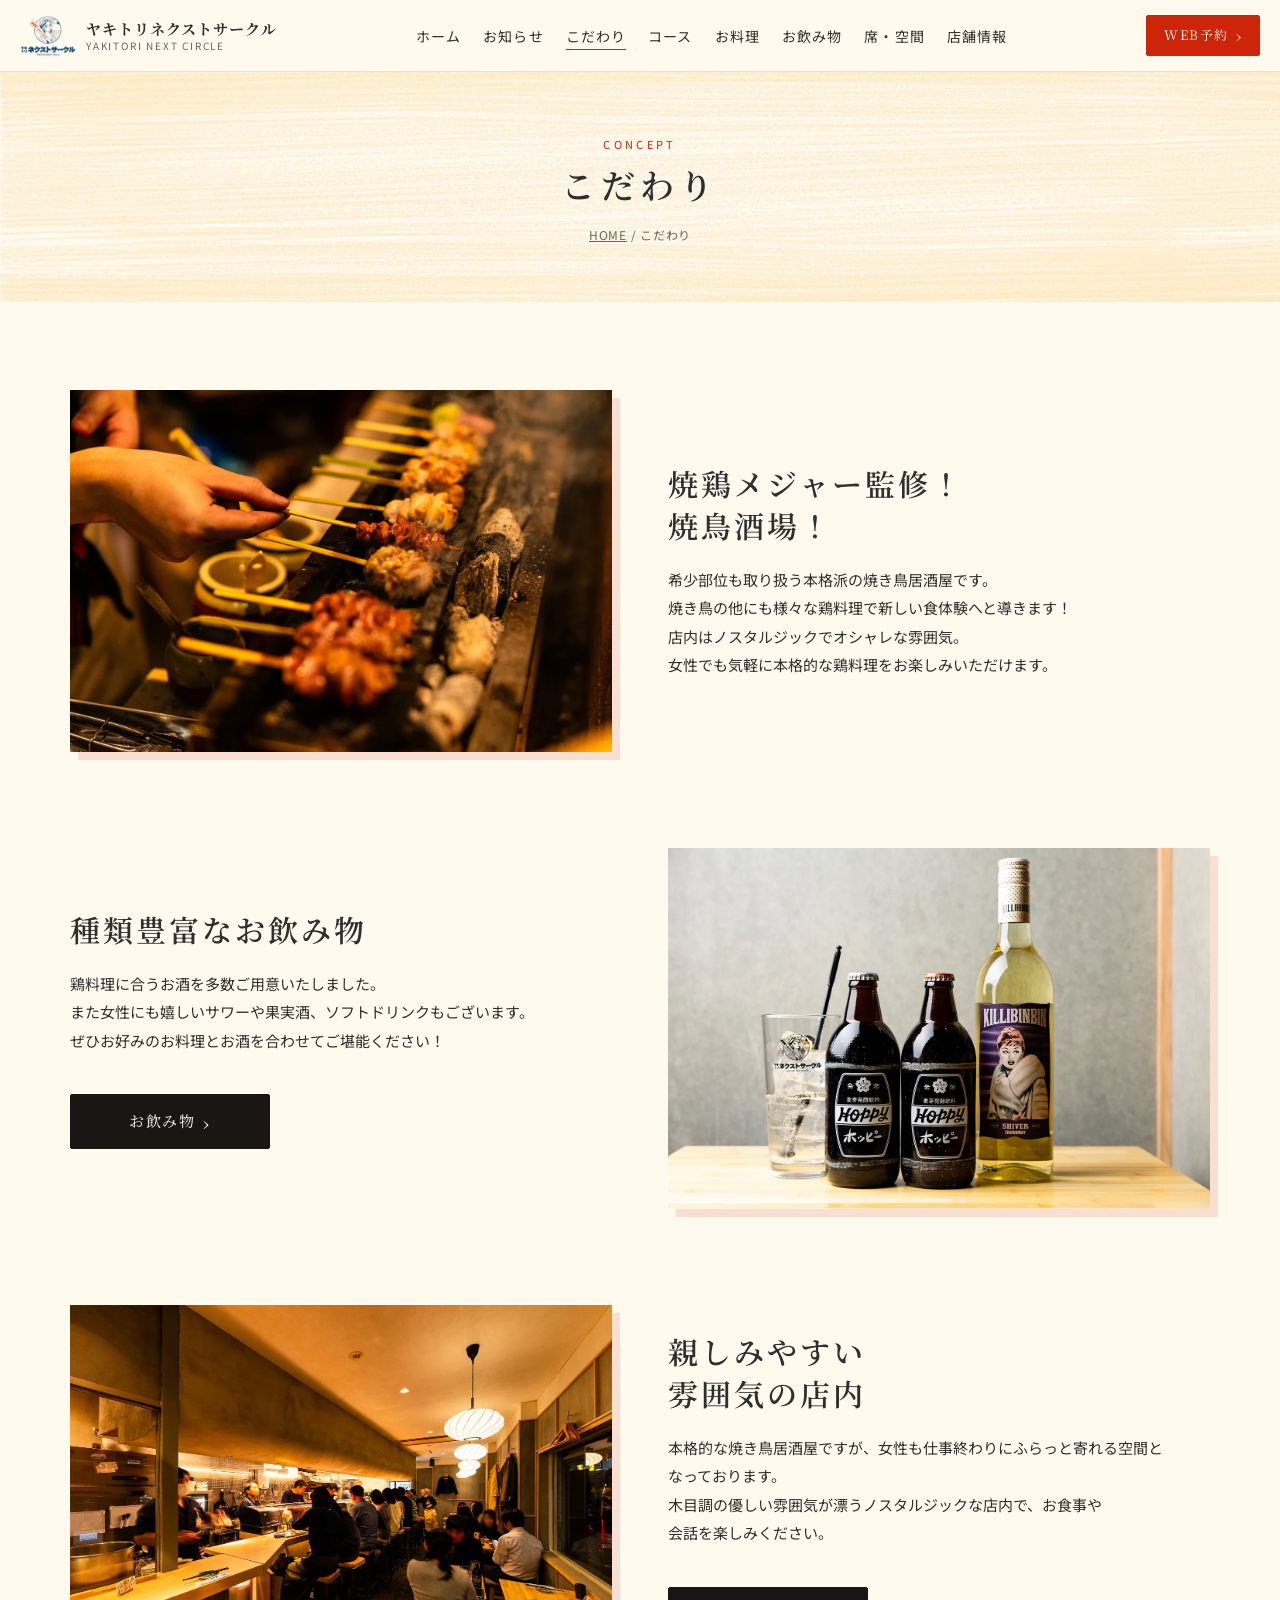
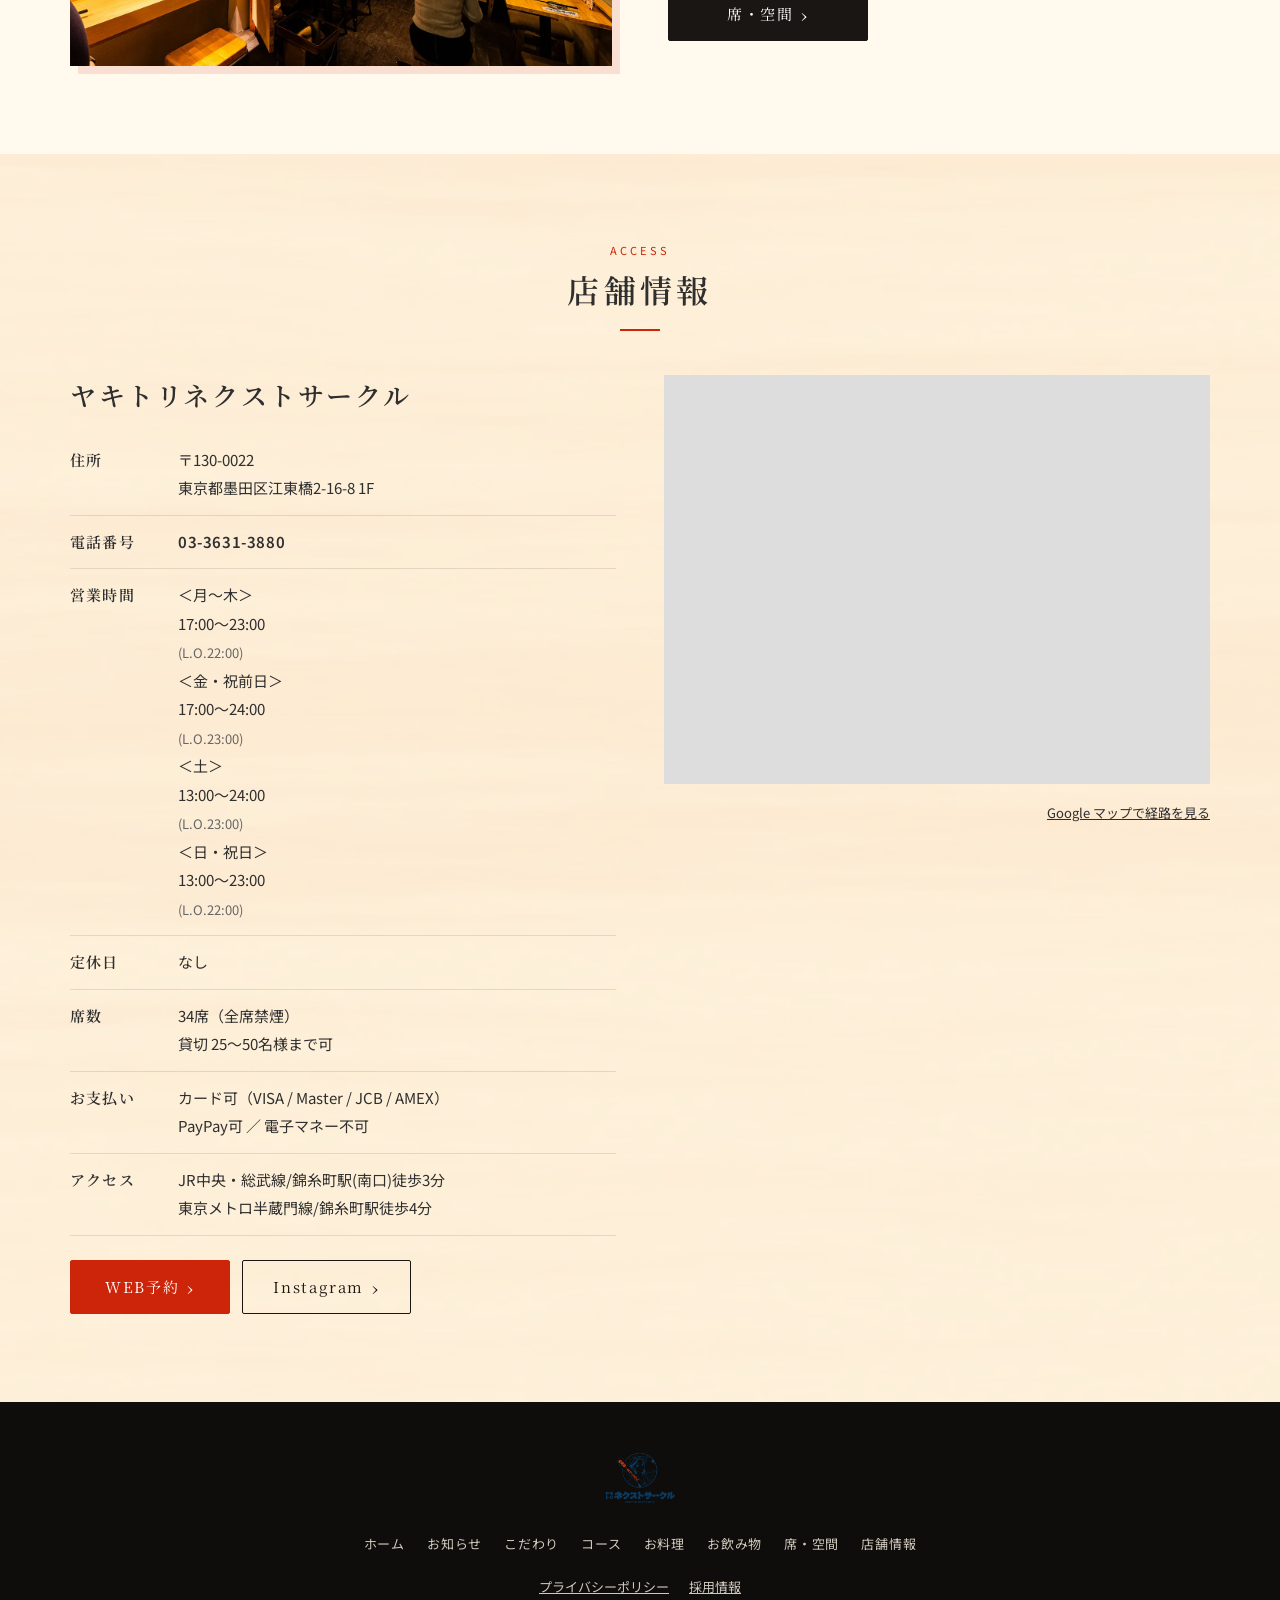
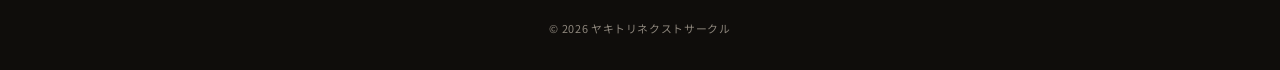
<file: concept/index.html>
<!DOCTYPE html>
<html lang="ja">
<head>
  <meta charset="UTF-8">
  <meta name="viewport" content="width=device-width, initial-scale=1.0">
  <title>こだわり | ヤキトリネクストサークル</title>
  <meta name="description" content="焼鶏メジャー監修の焼鳥酒場。希少部位も取り扱う本格派の焼き鳥と種類豊富なお酒を、木目調のノスタルジックな店内でお楽しみいただけます。">
  <meta property="og:locale" content="ja_JP">
  <meta property="og:type" content="article">
  <meta property="og:title" content="こだわり | ヤキトリネクストサークル">
  <meta property="og:description" content="焼鶏メジャー監修の焼鳥酒場。希少部位も取り扱う本格派の焼き鳥と種類豊富なお酒を、木目調のノスタルジックな店内でお楽しみいただけます。">
  <meta property="og:url" content="https://yakitori-nextcircle.com/concept/">
  <meta property="og:site_name" content="【公式】ヤキトリネクストサークル">
  <meta property="og:image" content="https://yakitori-nextcircle.com/images/concept-01.webp">
  <meta name="twitter:card" content="summary_large_image">
  <link rel="canonical" href="https://yakitori-nextcircle.com/concept/">
  <link rel="icon" href="../images/logo.png" type="image/png">
  <link rel="apple-touch-icon" href="../images/logo.png">
  <link rel="preconnect" href="https://fonts.googleapis.com">
  <link rel="preconnect" href="https://fonts.gstatic.com" crossorigin>
  <link href="https://fonts.googleapis.com/css2?family=Noto+Sans+JP:wght@400;500;700&family=Noto+Serif+JP:wght@500;600;700&display=swap" rel="stylesheet">
  <link rel="stylesheet" href="../css/style.css">
</head>
<body>
  <header class="site-header">
    <div class="site-header__inner">
      <a class="site-header__logo" href="../">
        <img src="../images/logo.png" alt="" width="56" height="56">
        <span>ヤキトリネクストサークル<small>YAKITORI NEXT CIRCLE</small></span>
      </a>
      <nav class="global-nav" id="global-nav" aria-label="グローバルナビゲーション">
        <ul>
        <li><a href="../">ホーム</a></li>
        <li><a href="../information/">お知らせ</a></li>
        <li><a href="../concept/" aria-current="page">こだわり</a></li>
        <li><a href="../course/">コース</a></li>
        <li><a href="../food/">お料理</a></li>
        <li><a href="../drink/">お飲み物</a></li>
        <li><a href="../space/">席・空間</a></li>
        <li><a href="../#access">店舗情報</a></li>
        <li class="nav-reserve"><a class="btn btn--accent" href="https://yoyaku.tabelog.com/yoyaku/net_booking_form/index?rcd=13307488" target="_blank" rel="noopener">WEB予約</a></li>
        </ul>
      </nav>
      <div class="site-header__actions">
        <a class="btn btn--accent header-reserve" href="https://yoyaku.tabelog.com/yoyaku/net_booking_form/index?rcd=13307488" target="_blank" rel="noopener">WEB予約</a>
        <button class="nav-toggle" type="button" aria-controls="global-nav" aria-expanded="false" aria-label="メニューを開く">
          <span></span><span></span><span></span>
        </button>
      </div>
    </div>
  </header>
  <main>
    <div class="page-header">
      <div class="container">
        <h1><small>CONCEPT</small>こだわり</h1>
        <p class="breadcrumb"><a href="../">HOME</a> / こだわり</p>
      </div>
    </div>

    <section class="section">
      <div class="container feature-list">
        <div class="feature">
          <div class="feature__media"><img src="../images/concept-01.webp" alt="焼き台で焼き上げる焼き鳥" loading="lazy"></div>
          <div class="feature__body">
            <h2>焼鶏メジャー監修！<br>焼鳥酒場！</h2>
            <p>希少部位も取り扱う本格派の焼き鳥居酒屋です。<br>焼き鳥の他にも様々な鶏料理で新しい食体験へと導きます！<br>店内はノスタルジックでオシャレな雰囲気。<br>女性でも気軽に本格的な鶏料理をお楽しみいただけます。</p>
          </div>
        </div>
        <div class="feature feature--reverse">
          <div class="feature__media"><img src="../images/concept-02.webp" alt="種類豊富なお飲み物" loading="lazy"></div>
          <div class="feature__body">
            <h2>種類豊富なお飲み物</h2>
            <p>鶏料理に合うお酒を多数ご用意いたしました。<br>また女性にも嬉しいサワーや果実酒、ソフトドリンクもございます。<br>ぜひお好みのお料理とお酒を合わせてご堪能ください！</p>
            <a class="btn" href="../drink/">お飲み物</a>
          </div>
        </div>
        <div class="feature">
          <div class="feature__media"><img src="../images/concept-03.webp" alt="木目調の店内" loading="lazy"></div>
          <div class="feature__body">
            <h2>親しみやすい<br>雰囲気の店内</h2>
            <p>本格的な焼き鳥居酒屋ですが、女性も仕事終わりにふらっと寄れる空間となっております。<br>木目調の優しい雰囲気が漂うノスタルジックな店内で、お食事や会話を楽しみください。</p>
            <a class="btn" href="../space/">席・空間</a>
          </div>
        </div>
      </div>
    </section>
    <section class="section access" id="access">
      <div class="container">
        <h2 class="section__title"><small>ACCESS</small>店舗情報</h2>
        <div class="access__grid">
          <div>
            <h3 class="access__name">ヤキトリネクストサークル</h3>
            <dl>
              <div>
                <dt>住所</dt>
                <dd>〒130-0022<br>東京都墨田区江東橋2-16-8 1F</dd>
              </div>
              <div>
                <dt>電話番号</dt>
                <dd><a href="tel:03-3631-3880">03-3631-3880</a></dd>
              </div>
              <div>
                <dt>営業時間</dt>
                <dd class="access__hours">
                  <p>＜月～木＞<br>17:00～23:00<br><span class="note">(L.O.22:00)</span></p>
                  <p>＜金・祝前日＞<br>17:00～24:00<br><span class="note">(L.O.23:00)</span></p>
                  <p>＜土＞<br>13:00～24:00<br><span class="note">(L.O.23:00)</span></p>
                  <p>＜日・祝日＞<br>13:00～23:00<br><span class="note">(L.O.22:00)</span></p>
                </dd>
              </div>
              <div>
                <dt>定休日</dt>
                <dd>なし</dd>
              </div>
              <div>
                <dt>席数</dt>
                <dd>34席（全席禁煙）<br>貸切 25～50名様まで可</dd>
              </div>
              <div>
                <dt>お支払い</dt>
                <dd>カード可（VISA / Master / JCB / AMEX）<br>PayPay可 ／ 電子マネー不可</dd>
              </div>
              <div>
                <dt>アクセス</dt>
                <dd>JR中央・総武線/錦糸町駅(南口)徒歩3分<br>東京メトロ半蔵門線/錦糸町駅徒歩4分</dd>
              </div>
            </dl>
            <div class="access__buttons">
              <a class="btn btn--accent" href="https://yoyaku.tabelog.com/yoyaku/net_booking_form/index?rcd=13307488" target="_blank" rel="noopener">WEB予約</a>
              <a class="btn btn--outline" href="https://www.instagram.com/yakitori_nextcircle/" target="_blank" rel="noopener">Instagram</a>
            </div>
          </div>
          <div>
            <iframe class="access__map" src="https://www.google.com/maps?q=%E3%80%92130-0022%20%E6%9D%B1%E4%BA%AC%E9%83%BD%E5%A2%A8%E7%94%B0%E5%8C%BA%E6%B1%9F%E6%9D%B1%E6%A9%8B2-16-8%201F&output=embed" title="ヤキトリネクストサークルの地図" loading="lazy" allowfullscreen referrerpolicy="no-referrer-when-downgrade"></iframe>
            <p class="access__map-link"><a href="https://www.google.com/maps/dir/?api=1&destination=%E3%83%A4%E3%82%AD%E3%83%88%E3%83%AA%E3%83%8D%E3%82%AF%E3%82%B9%E3%83%88%E3%82%B5%E3%83%BC%E3%82%AF%E3%83%AB" target="_blank" rel="noopener">Google マップで経路を見る</a></p>
          </div>
        </div>
      </div>
    </section>

  </main>

  <footer class="site-footer">
    <div class="container site-footer__inner">
      <img class="site-footer__logo" src="../images/logo.png" alt="ヤキトリネクストサークル">
      <nav class="site-footer__nav" aria-label="フッターナビゲーション">
        <a href="../">ホーム</a>
        <a href="../information/">お知らせ</a>
        <a href="../concept/">こだわり</a>
        <a href="../course/">コース</a>
        <a href="../food/">お料理</a>
        <a href="../drink/">お飲み物</a>
        <a href="../space/">席・空間</a>
        <a href="../#access">店舗情報</a>
      </nav>
      <div class="site-footer__links">
        <a href="../privacy/">プライバシーポリシー</a>
        <a href="https://pay-it-forward-corporate.com/recruit/" target="_blank" rel="noopener">採用情報</a>
      </div>
      <small>&copy; 2026 ヤキトリネクストサークル</small>
    </div>
  </footer>

  <nav class="bottom-bar" aria-label="クイックメニュー">
    <a href="tel:03-3631-3880">
      <svg viewBox="0 0 24 24" aria-hidden="true"><path d="M5 4h4l2 5-2.5 1.5a11 11 0 0 0 5 5L15 13l5 2v4a2 2 0 0 1-2 2A16 16 0 0 1 3 6a2 2 0 0 1 2-2z"/></svg>
      電話
    </a>
    <a href="https://www.google.com/maps/dir/?api=1&destination=%E3%83%A4%E3%82%AD%E3%83%88%E3%83%AA%E3%83%8D%E3%82%AF%E3%82%B9%E3%83%88%E3%82%B5%E3%83%BC%E3%82%AF%E3%83%AB" target="_blank" rel="noopener">
      <svg viewBox="0 0 24 24" aria-hidden="true"><path d="M12 22s7-7.5 7-12a7 7 0 1 0-14 0c0 4.5 7 12 7 12z"/><circle cx="12" cy="10" r="2.5"/></svg>
      地図
    </a>
    <a href="https://yoyaku.tabelog.com/yoyaku/net_booking_form/index?rcd=13307488" target="_blank" rel="noopener">
      <svg viewBox="0 0 24 24" aria-hidden="true"><rect x="3" y="5" width="18" height="16" rx="2"/><path d="M3 10h18M8 3v4M16 3v4"/></svg>
      WEB予約
    </a>
  </nav>
  <a class="pagetop" href="#" aria-label="ページ上部へ">&#8593;</a>

  <script src="../js/main.js"></script>
</body>
</html>
</file>
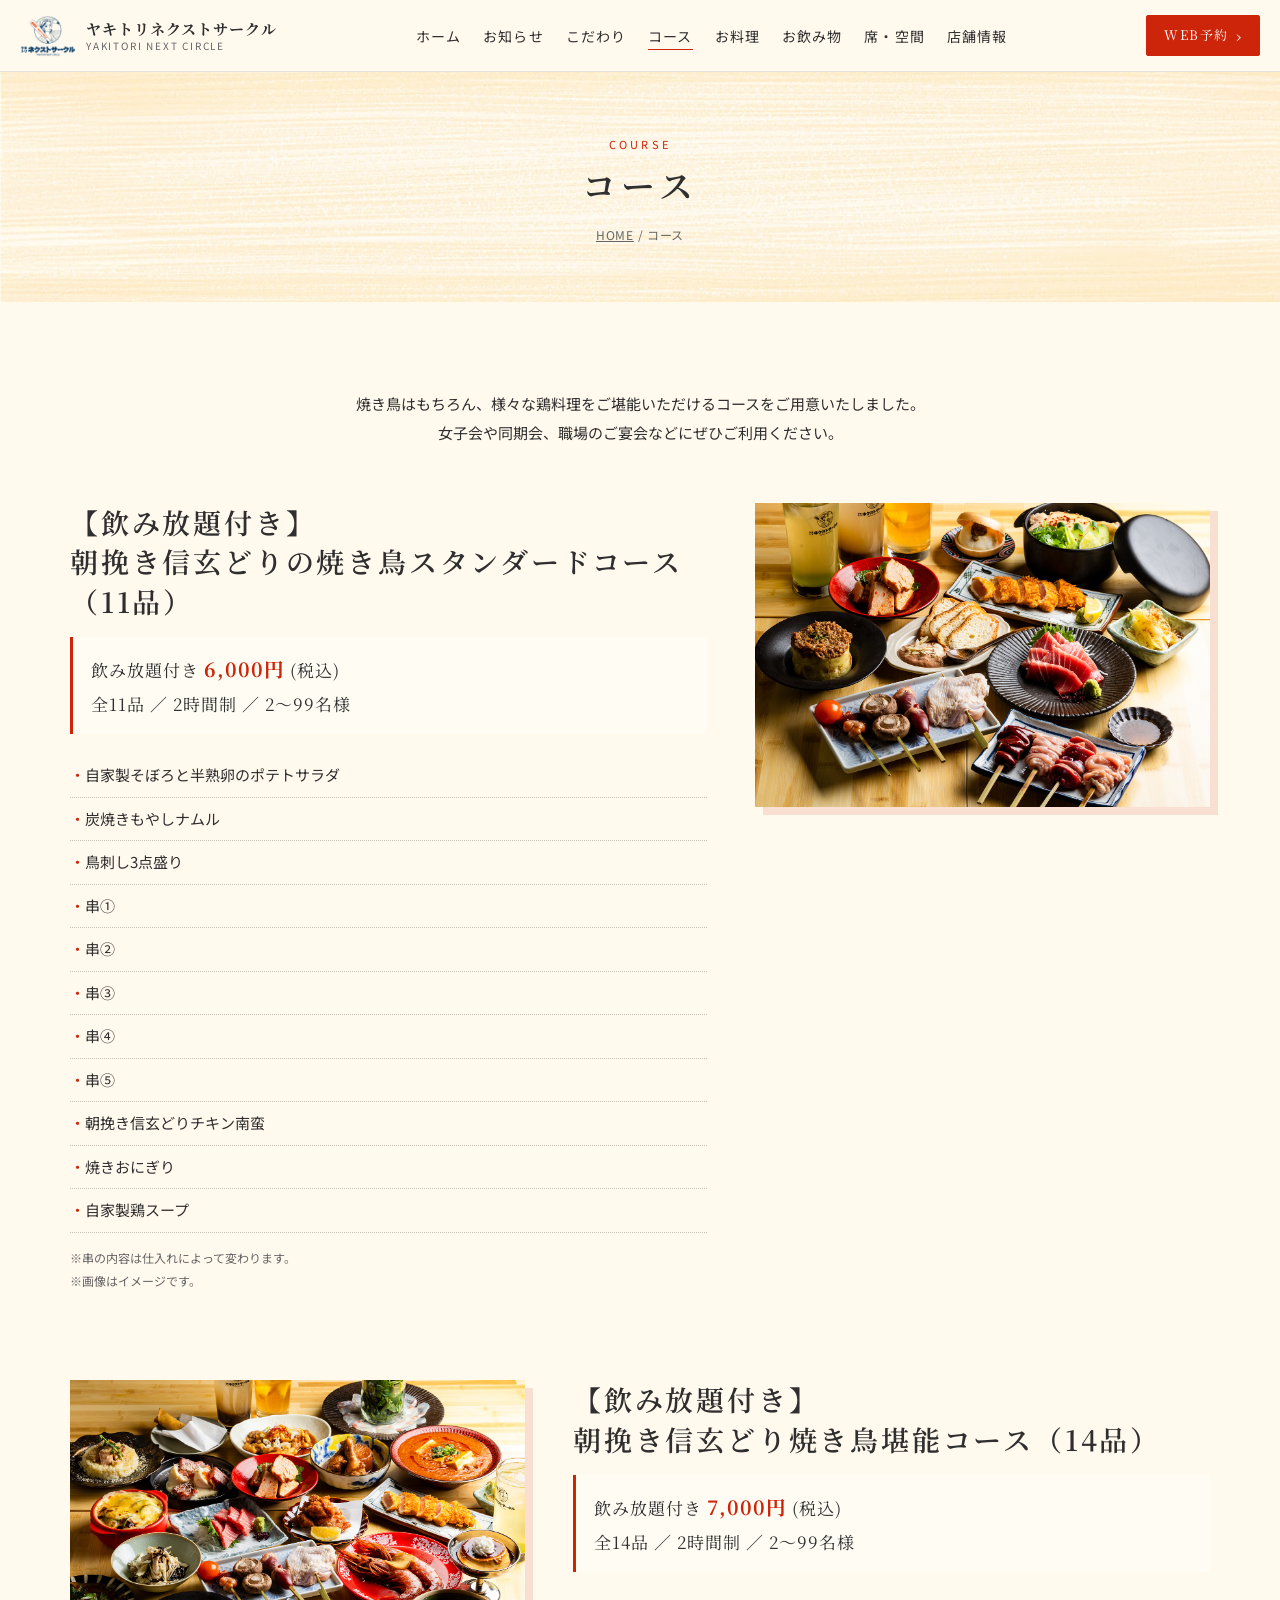
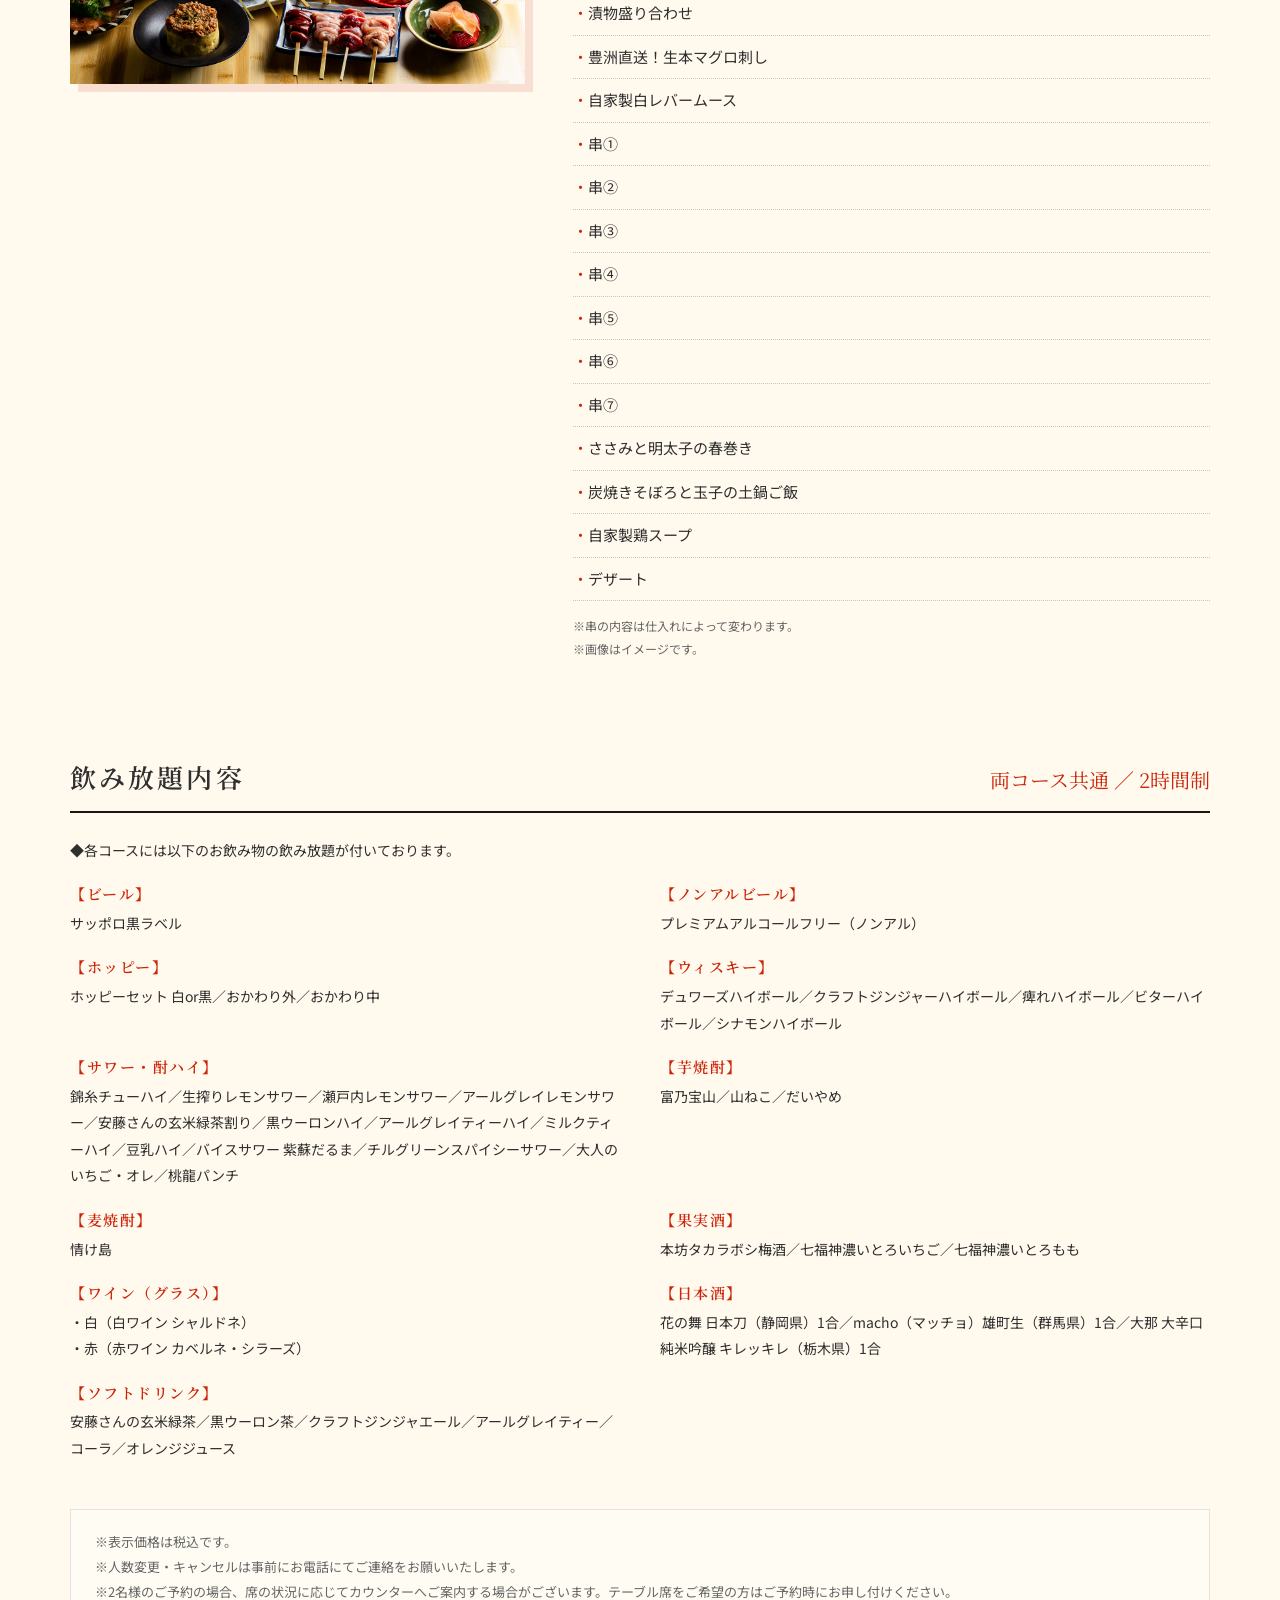
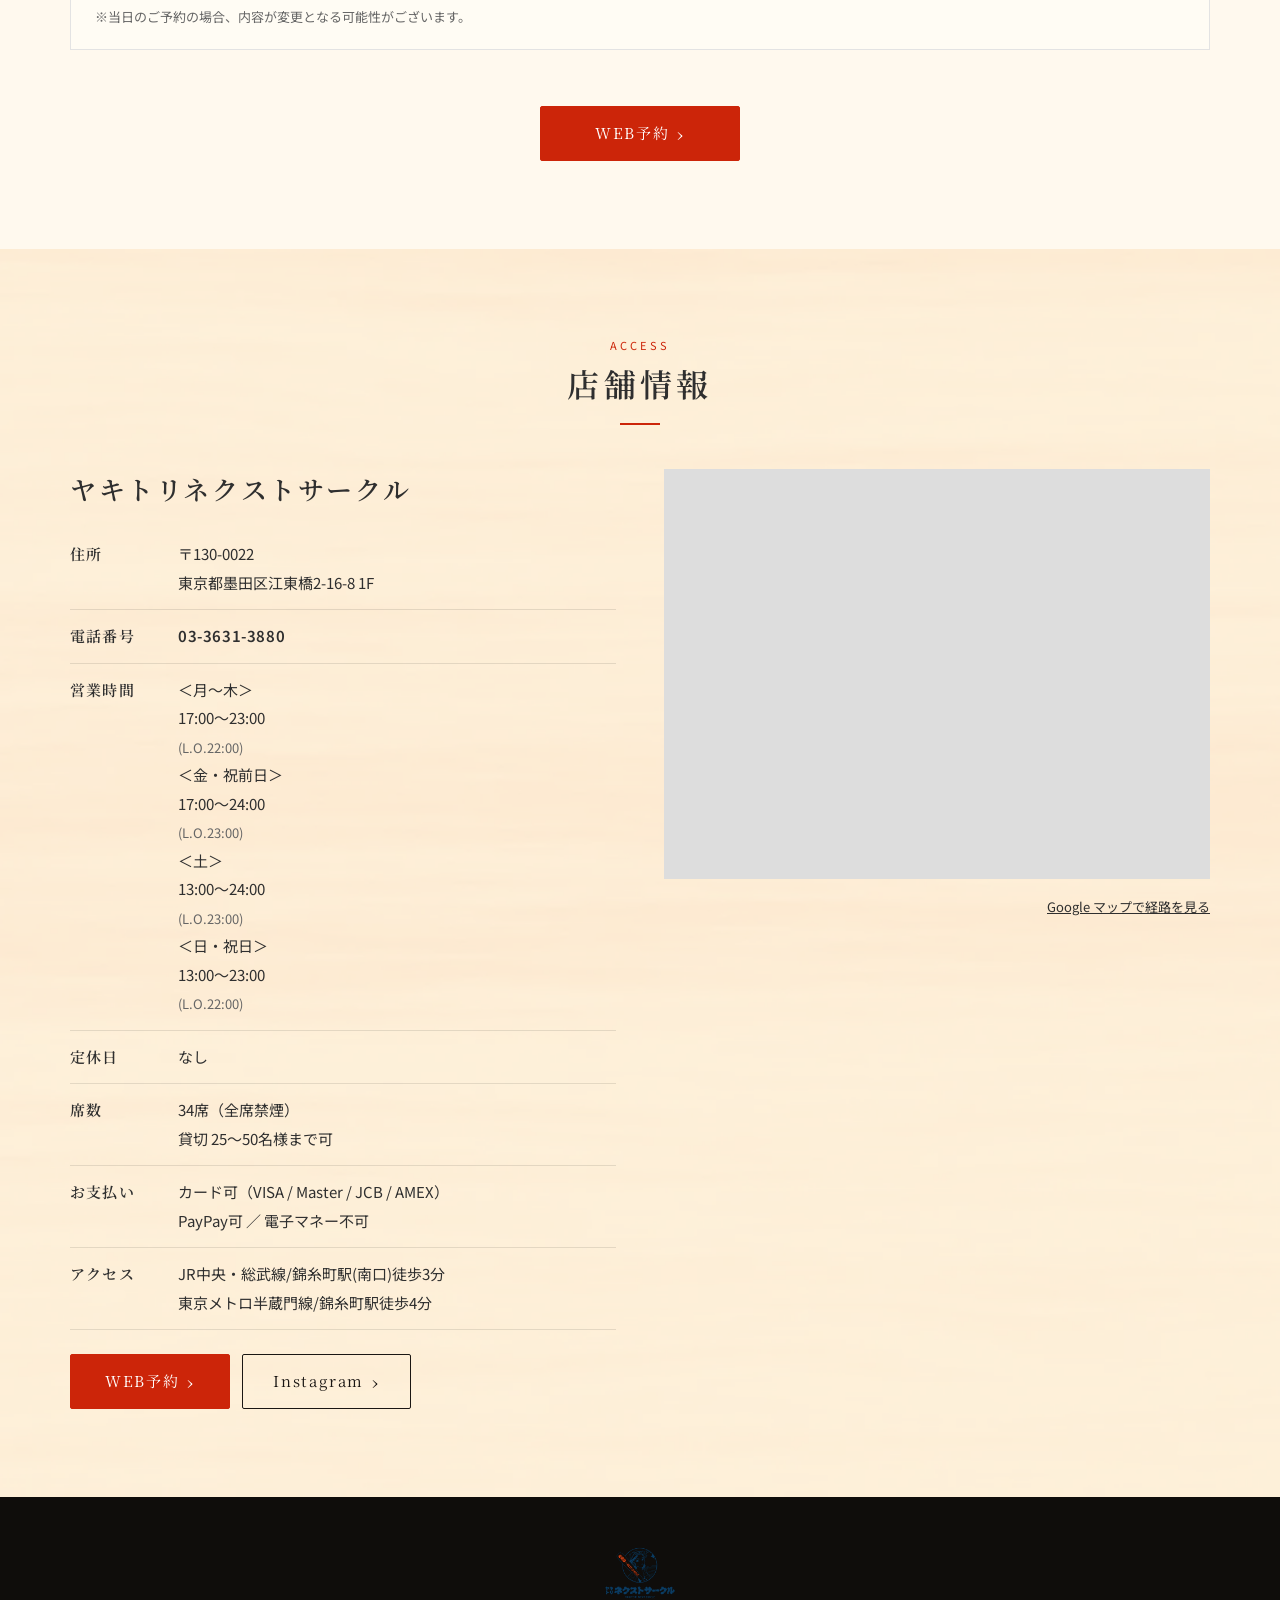
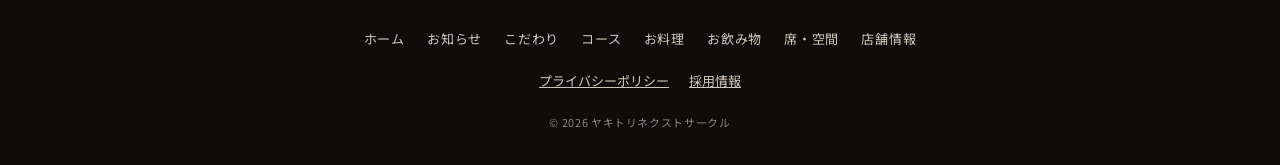
<file: course/index.html>
<!DOCTYPE html>
<html lang="ja">
<head>
  <meta charset="UTF-8">
  <meta name="viewport" content="width=device-width, initial-scale=1.0">
  <title>コース | ヤキトリネクストサークル</title>
  <meta name="description" content="【飲み放題付き】朝挽き信玄どりの焼き鳥スタンダードコース（11品）6,000円、朝挽き信玄どり焼き鳥堪能コース（14品）7,000円。2時間制・2〜99名様。女子会やご宴会にぜひ。">
  <meta property="og:locale" content="ja_JP">
  <meta property="og:type" content="article">
  <meta property="og:title" content="コース | ヤキトリネクストサークル">
  <meta property="og:description" content="【飲み放題付き】朝挽き信玄どりの焼き鳥スタンダードコース（11品）6,000円、朝挽き信玄どり焼き鳥堪能コース（14品）7,000円。2時間制・2〜99名様。女子会やご宴会にぜひ。">
  <meta property="og:url" content="https://yakitori-nextcircle.com/course/">
  <meta property="og:site_name" content="【公式】ヤキトリネクストサークル">
  <meta property="og:image" content="https://yakitori-nextcircle.com/images/course-01.jpg">
  <meta name="twitter:card" content="summary_large_image">
  <link rel="canonical" href="https://yakitori-nextcircle.com/course/">
  <link rel="icon" href="../images/logo.png" type="image/png">
  <link rel="apple-touch-icon" href="../images/logo.png">
  <link rel="preconnect" href="https://fonts.googleapis.com">
  <link rel="preconnect" href="https://fonts.gstatic.com" crossorigin>
  <link href="https://fonts.googleapis.com/css2?family=Noto+Sans+JP:wght@400;500;700&family=Noto+Serif+JP:wght@500;600;700&display=swap" rel="stylesheet">
  <link rel="stylesheet" href="../css/style.css">
</head>
<body>
  <header class="site-header">
    <div class="site-header__inner">
      <a class="site-header__logo" href="../">
        <img src="../images/logo.png" alt="" width="56" height="56">
        <span>ヤキトリネクストサークル<small>YAKITORI NEXT CIRCLE</small></span>
      </a>
      <nav class="global-nav" id="global-nav" aria-label="グローバルナビゲーション">
        <ul>
        <li><a href="../">ホーム</a></li>
        <li><a href="../information/">お知らせ</a></li>
        <li><a href="../concept/">こだわり</a></li>
        <li><a href="../course/" aria-current="page">コース</a></li>
        <li><a href="../food/">お料理</a></li>
        <li><a href="../drink/">お飲み物</a></li>
        <li><a href="../space/">席・空間</a></li>
        <li><a href="../#access">店舗情報</a></li>
        <li class="nav-reserve"><a class="btn btn--accent" href="https://yoyaku.tabelog.com/yoyaku/net_booking_form/index?rcd=13307488" target="_blank" rel="noopener">WEB予約</a></li>
        </ul>
      </nav>
      <div class="site-header__actions">
        <a class="btn btn--accent header-reserve" href="https://yoyaku.tabelog.com/yoyaku/net_booking_form/index?rcd=13307488" target="_blank" rel="noopener">WEB予約</a>
        <button class="nav-toggle" type="button" aria-controls="global-nav" aria-expanded="false" aria-label="メニューを開く">
          <span></span><span></span><span></span>
        </button>
      </div>
    </div>
  </header>
  <main>
    <div class="page-header">
      <div class="container">
        <h1><small>COURSE</small>コース</h1>
        <p class="breadcrumb"><a href="../">HOME</a> / コース</p>
      </div>
    </div>

    <section class="section">
      <div class="container">
        <p class="page-lead">焼き鳥はもちろん、様々な鶏料理をご堪能いただけるコースをご用意いたしました。<br>女子会や同期会、職場のご宴会などにぜひご利用ください。</p>

        <div class="course">
          <div class="course__media"><img src="../images/course-01.jpg" alt="朝挽き信玄どりの焼き鳥スタンダードコースのイメージ" loading="lazy"></div>
          <div class="course__body">
            <h2>【飲み放題付き】<br>朝挽き信玄どりの焼き鳥スタンダードコース（11品）</h2>
            <p class="course__price">
              <span>飲み放題付き <span class="tax"><b>6,000円</b> (税込)</span></span>
              <span>全11品 ／ 2時間制 ／ 2～99名様</span>
            </p>
            <ul class="course__items">
              <li>自家製そぼろと半熟卵のポテトサラダ</li>
              <li>炭焼きもやしナムル</li>
              <li>鳥刺し3点盛り</li>
              <li>串①</li>
              <li>串②</li>
              <li>串③</li>
              <li>串④</li>
              <li>串⑤</li>
              <li>朝挽き信玄どりチキン南蛮</li>
              <li>焼きおにぎり</li>
              <li>自家製鶏スープ</li>
            </ul>
            <p class="course__note">※串の内容は仕入れによって変わります。<br>※画像はイメージです。</p>
          </div>
        </div>

        <div class="course">
          <div class="course__media"><img src="../images/top-course.jpg" alt="朝挽き信玄どり焼き鳥堪能コースのイメージ" loading="lazy"></div>
          <div class="course__body">
            <h2>【飲み放題付き】<br>朝挽き信玄どり焼き鳥堪能コース（14品）</h2>
            <p class="course__price">
              <span>飲み放題付き <span class="tax"><b>7,000円</b> (税込)</span></span>
              <span>全14品 ／ 2時間制 ／ 2～99名様</span>
            </p>
            <ul class="course__items">
              <li>漬物盛り合わせ</li>
              <li>豊洲直送！生本マグロ刺し</li>
              <li>自家製白レバームース</li>
              <li>串①</li>
              <li>串②</li>
              <li>串③</li>
              <li>串④</li>
              <li>串⑤</li>
              <li>串⑥</li>
              <li>串⑦</li>
              <li>ささみと明太子の春巻き</li>
              <li>炭焼きそぼろと玉子の土鍋ご飯</li>
              <li>自家製鶏スープ</li>
              <li>デザート</li>
            </ul>
            <p class="course__note">※串の内容は仕入れによって変わります。<br>※画像はイメージです。</p>
          </div>
        </div>

      <section class="plan">
        <div class="plan__head">
          <h2>飲み放題内容</h2>
          <span class="price">両コース共通 ／ 2時間制</span>
        </div>
        <p class="plan__lead">◆各コースには以下のお飲み物の飲み放題が付いております。</p>
        <div class="plan__grid">
          <div>
            <h3>【ビール】</h3>
            <p>サッポロ黒ラベル</p>
          </div>
          <div>
            <h3>【ノンアルビール】</h3>
            <p>プレミアムアルコールフリー（ノンアル）</p>
          </div>
          <div>
            <h3>【ホッピー】</h3>
            <p>ホッピーセット 白or黒／おかわり外／おかわり中</p>
          </div>
          <div>
            <h3>【ウィスキー】</h3>
            <p>デュワーズハイボール／クラフトジンジャーハイボール／痺れハイボール／ビターハイボール／シナモンハイボール</p>
          </div>
          <div>
            <h3>【サワー・酎ハイ】</h3>
            <p>錦糸チューハイ／生搾りレモンサワー／瀬戸内レモンサワー／アールグレイレモンサワー／安藤さんの玄米緑茶割り／黒ウーロンハイ／アールグレイティーハイ／ミルクティーハイ／豆乳ハイ／バイスサワー 紫蘇だるま／チルグリーンスパイシーサワー／大人のいちご・オレ／桃龍パンチ</p>
          </div>
          <div>
            <h3>【芋焼酎】</h3>
            <p>富乃宝山／山ねこ／だいやめ</p>
          </div>
          <div>
            <h3>【麦焼酎】</h3>
            <p>情け島</p>
          </div>
          <div>
            <h3>【果実酒】</h3>
            <p>本坊タカラボシ梅酒／七福神濃いとろいちご／七福神濃いとろもも</p>
          </div>
          <div>
            <h3>【ワイン（グラス）】</h3>
            <p>・白（白ワイン シャルドネ）<br>・赤（赤ワイン カベルネ・シラーズ）</p>
          </div>
          <div>
            <h3>【日本酒】</h3>
            <p>花の舞 日本刀（静岡県）1合／macho（マッチョ）雄町生（群馬県）1合／大那 大辛口純米吟醸 キレッキレ（栃木県）1合</p>
          </div>
          <div>
            <h3>【ソフトドリンク】</h3>
            <p>安藤さんの玄米緑茶／黒ウーロン茶／クラフトジンジャエール／アールグレイティー／コーラ／オレンジジュース</p>
          </div>
        </div>
      </section>

        <div class="menu-note">
          <p>※表示価格は税込です。</p>
          <p>※人数変更・キャンセルは事前にお電話にてご連絡をお願いいたします。</p>
          <p>※2名様のご予約の場合、席の状況に応じてカウンターへご案内する場合がございます。テーブル席をご希望の方はご予約時にお申し付けください。</p>
          <p>※当日のご予約の場合、内容が変更となる可能性がございます。</p>
        </div>

        <p class="text-center" style="margin-top:56px"><a class="btn btn--accent" href="https://yoyaku.tabelog.com/yoyaku/net_booking_form/index?rcd=13307488" target="_blank" rel="noopener">WEB予約</a></p>
      </div>
    </section>
    <section class="section access" id="access">
      <div class="container">
        <h2 class="section__title"><small>ACCESS</small>店舗情報</h2>
        <div class="access__grid">
          <div>
            <h3 class="access__name">ヤキトリネクストサークル</h3>
            <dl>
              <div>
                <dt>住所</dt>
                <dd>〒130-0022<br>東京都墨田区江東橋2-16-8 1F</dd>
              </div>
              <div>
                <dt>電話番号</dt>
                <dd><a href="tel:03-3631-3880">03-3631-3880</a></dd>
              </div>
              <div>
                <dt>営業時間</dt>
                <dd class="access__hours">
                  <p>＜月～木＞<br>17:00～23:00<br><span class="note">(L.O.22:00)</span></p>
                  <p>＜金・祝前日＞<br>17:00～24:00<br><span class="note">(L.O.23:00)</span></p>
                  <p>＜土＞<br>13:00～24:00<br><span class="note">(L.O.23:00)</span></p>
                  <p>＜日・祝日＞<br>13:00～23:00<br><span class="note">(L.O.22:00)</span></p>
                </dd>
              </div>
              <div>
                <dt>定休日</dt>
                <dd>なし</dd>
              </div>
              <div>
                <dt>席数</dt>
                <dd>34席（全席禁煙）<br>貸切 25～50名様まで可</dd>
              </div>
              <div>
                <dt>お支払い</dt>
                <dd>カード可（VISA / Master / JCB / AMEX）<br>PayPay可 ／ 電子マネー不可</dd>
              </div>
              <div>
                <dt>アクセス</dt>
                <dd>JR中央・総武線/錦糸町駅(南口)徒歩3分<br>東京メトロ半蔵門線/錦糸町駅徒歩4分</dd>
              </div>
            </dl>
            <div class="access__buttons">
              <a class="btn btn--accent" href="https://yoyaku.tabelog.com/yoyaku/net_booking_form/index?rcd=13307488" target="_blank" rel="noopener">WEB予約</a>
              <a class="btn btn--outline" href="https://www.instagram.com/yakitori_nextcircle/" target="_blank" rel="noopener">Instagram</a>
            </div>
          </div>
          <div>
            <iframe class="access__map" src="https://www.google.com/maps?q=%E3%80%92130-0022%20%E6%9D%B1%E4%BA%AC%E9%83%BD%E5%A2%A8%E7%94%B0%E5%8C%BA%E6%B1%9F%E6%9D%B1%E6%A9%8B2-16-8%201F&output=embed" title="ヤキトリネクストサークルの地図" loading="lazy" allowfullscreen referrerpolicy="no-referrer-when-downgrade"></iframe>
            <p class="access__map-link"><a href="https://www.google.com/maps/dir/?api=1&destination=%E3%83%A4%E3%82%AD%E3%83%88%E3%83%AA%E3%83%8D%E3%82%AF%E3%82%B9%E3%83%88%E3%82%B5%E3%83%BC%E3%82%AF%E3%83%AB" target="_blank" rel="noopener">Google マップで経路を見る</a></p>
          </div>
        </div>
      </div>
    </section>

  </main>

  <footer class="site-footer">
    <div class="container site-footer__inner">
      <img class="site-footer__logo" src="../images/logo.png" alt="ヤキトリネクストサークル">
      <nav class="site-footer__nav" aria-label="フッターナビゲーション">
        <a href="../">ホーム</a>
        <a href="../information/">お知らせ</a>
        <a href="../concept/">こだわり</a>
        <a href="../course/">コース</a>
        <a href="../food/">お料理</a>
        <a href="../drink/">お飲み物</a>
        <a href="../space/">席・空間</a>
        <a href="../#access">店舗情報</a>
      </nav>
      <div class="site-footer__links">
        <a href="../privacy/">プライバシーポリシー</a>
        <a href="https://pay-it-forward-corporate.com/recruit/" target="_blank" rel="noopener">採用情報</a>
      </div>
      <small>&copy; 2026 ヤキトリネクストサークル</small>
    </div>
  </footer>

  <nav class="bottom-bar" aria-label="クイックメニュー">
    <a href="tel:03-3631-3880">
      <svg viewBox="0 0 24 24" aria-hidden="true"><path d="M5 4h4l2 5-2.5 1.5a11 11 0 0 0 5 5L15 13l5 2v4a2 2 0 0 1-2 2A16 16 0 0 1 3 6a2 2 0 0 1 2-2z"/></svg>
      電話
    </a>
    <a href="https://www.google.com/maps/dir/?api=1&destination=%E3%83%A4%E3%82%AD%E3%83%88%E3%83%AA%E3%83%8D%E3%82%AF%E3%82%B9%E3%83%88%E3%82%B5%E3%83%BC%E3%82%AF%E3%83%AB" target="_blank" rel="noopener">
      <svg viewBox="0 0 24 24" aria-hidden="true"><path d="M12 22s7-7.5 7-12a7 7 0 1 0-14 0c0 4.5 7 12 7 12z"/><circle cx="12" cy="10" r="2.5"/></svg>
      地図
    </a>
    <a href="https://yoyaku.tabelog.com/yoyaku/net_booking_form/index?rcd=13307488" target="_blank" rel="noopener">
      <svg viewBox="0 0 24 24" aria-hidden="true"><rect x="3" y="5" width="18" height="16" rx="2"/><path d="M3 10h18M8 3v4M16 3v4"/></svg>
      WEB予約
    </a>
  </nav>
  <a class="pagetop" href="#" aria-label="ページ上部へ">&#8593;</a>

  <script src="../js/main.js"></script>
</body>
</html>
</file>
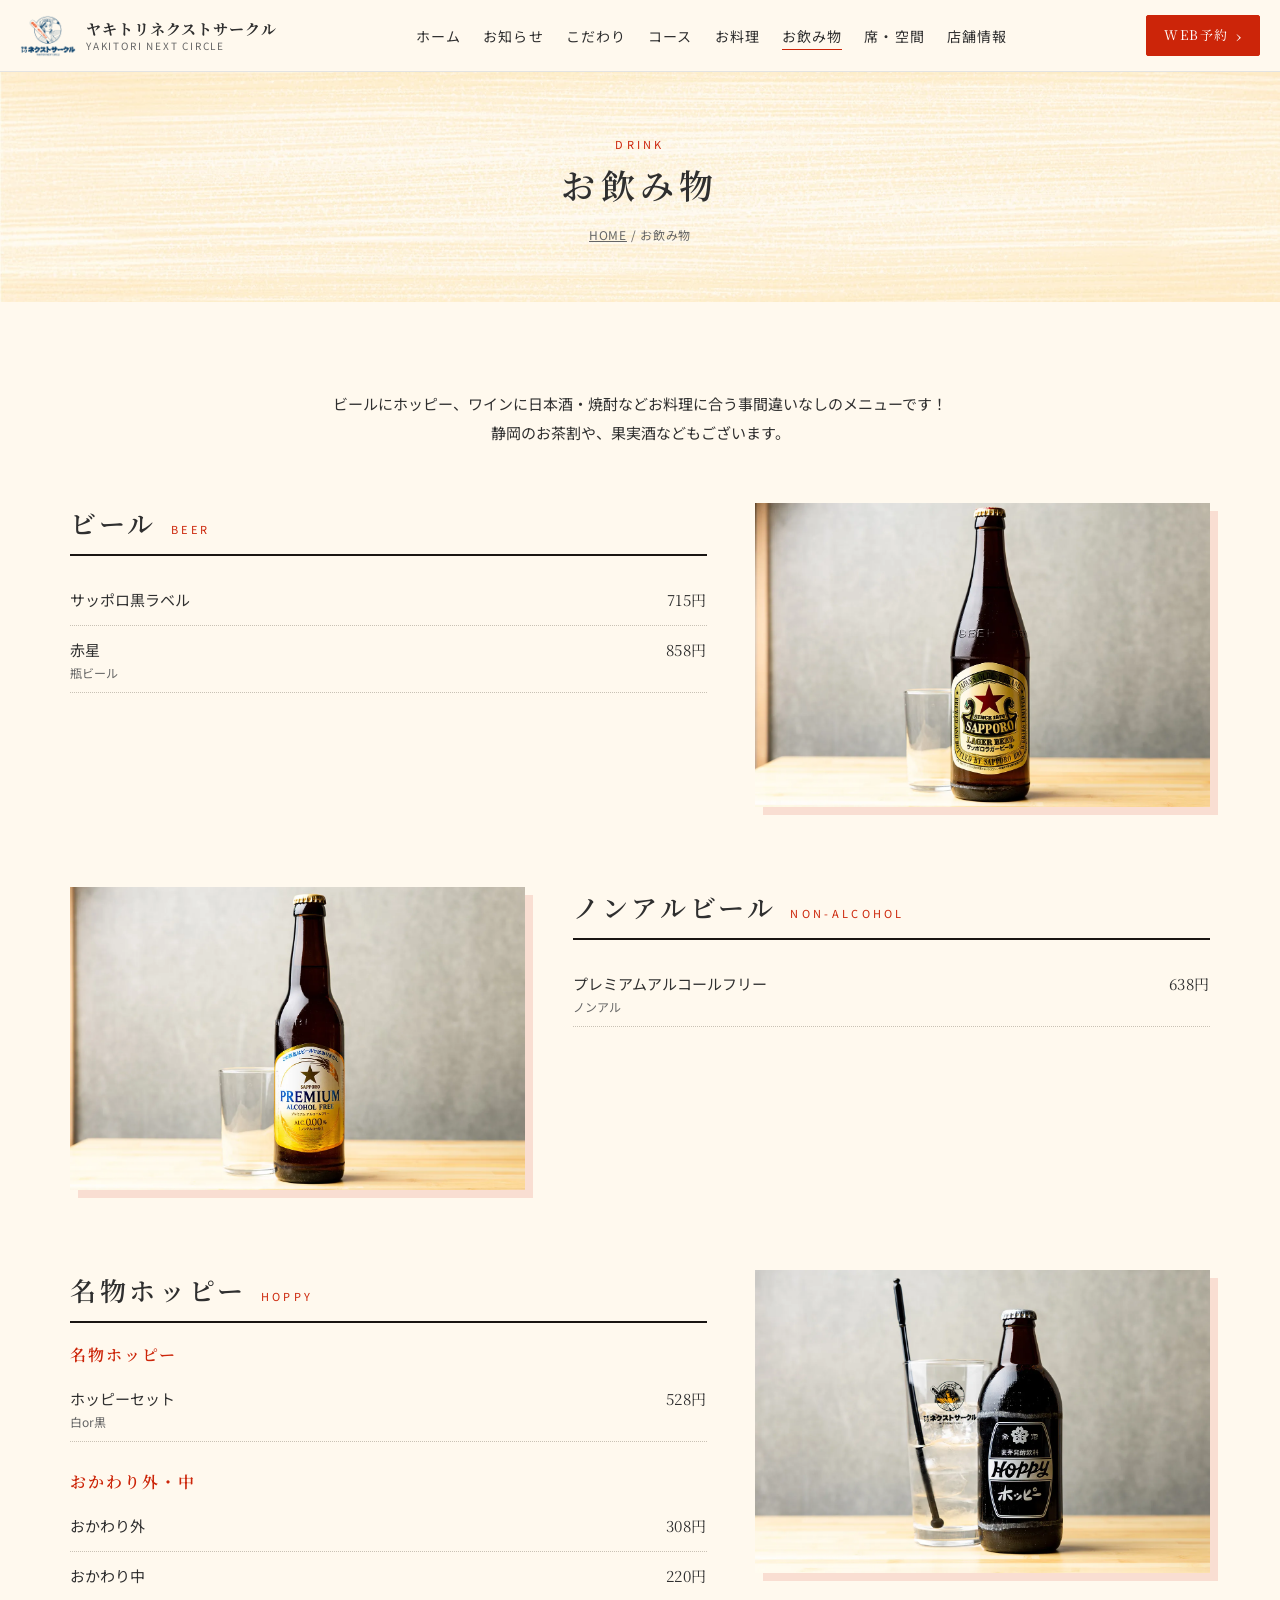
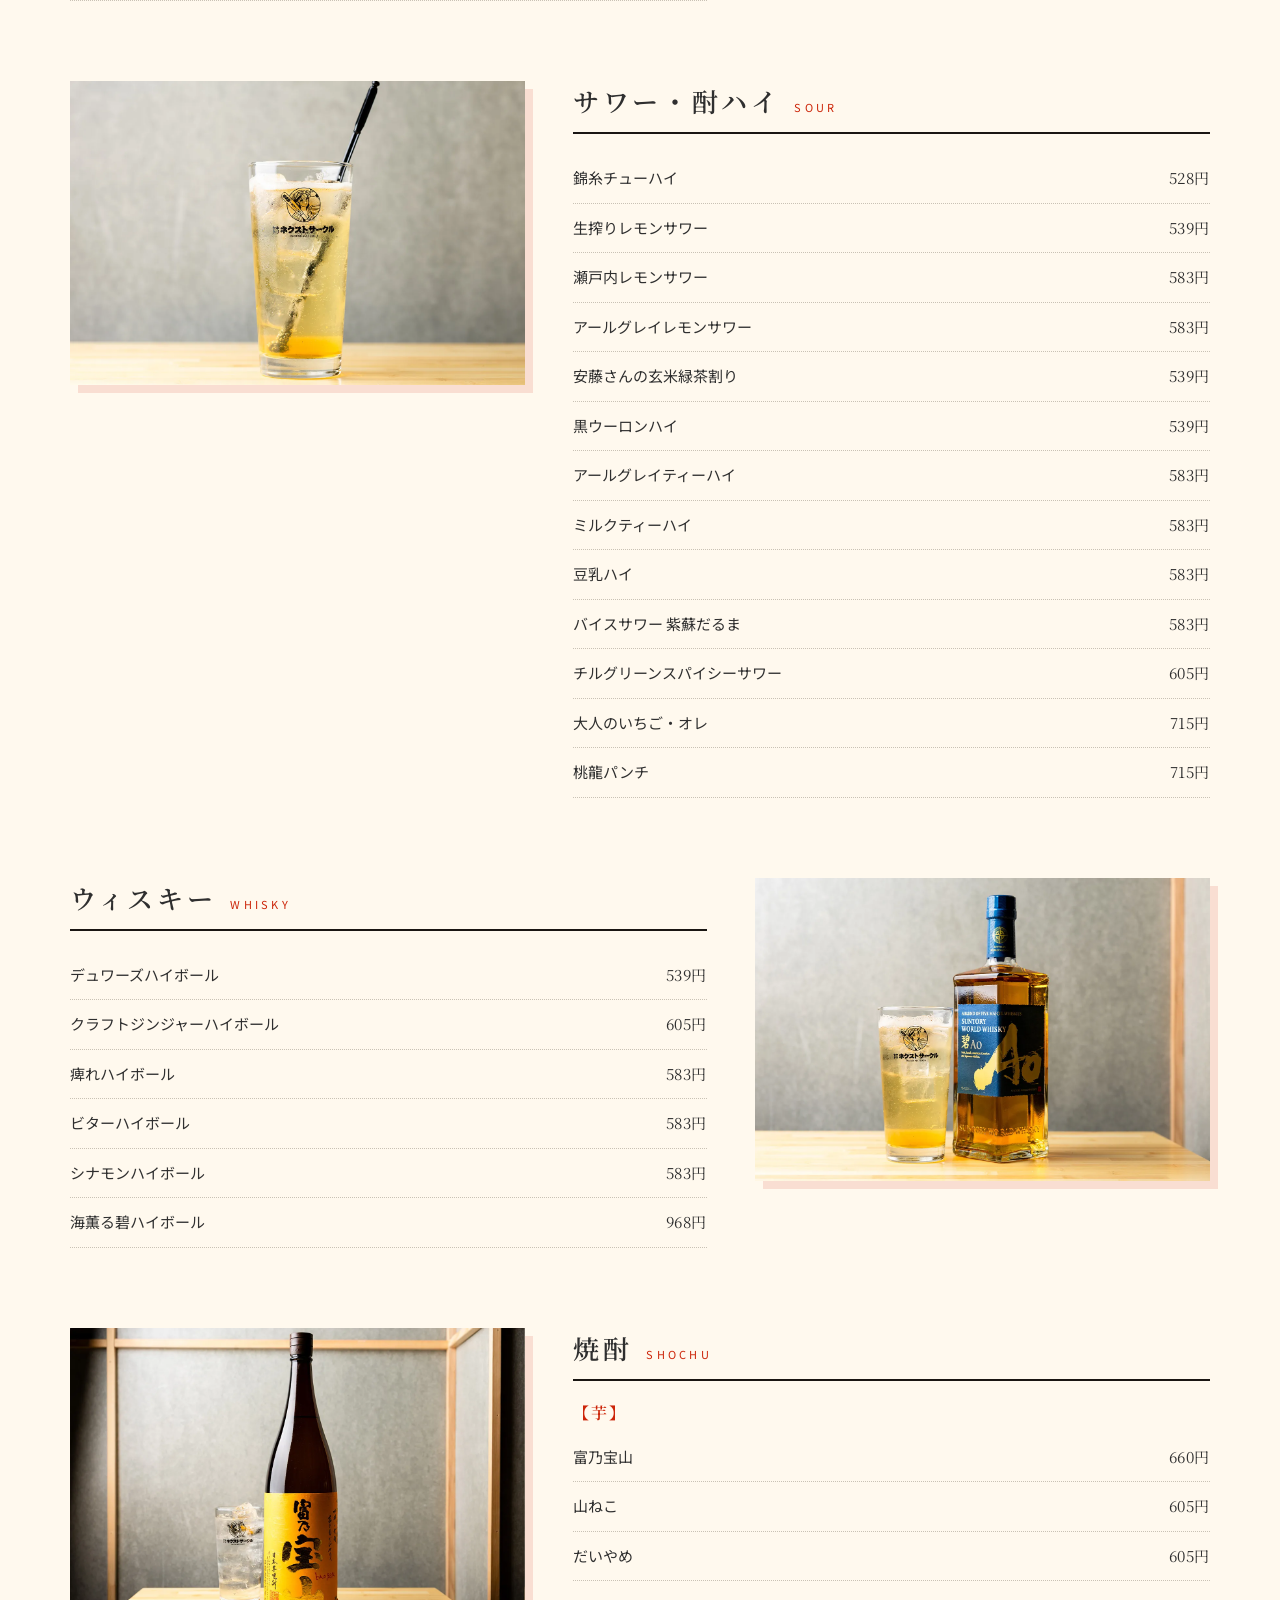
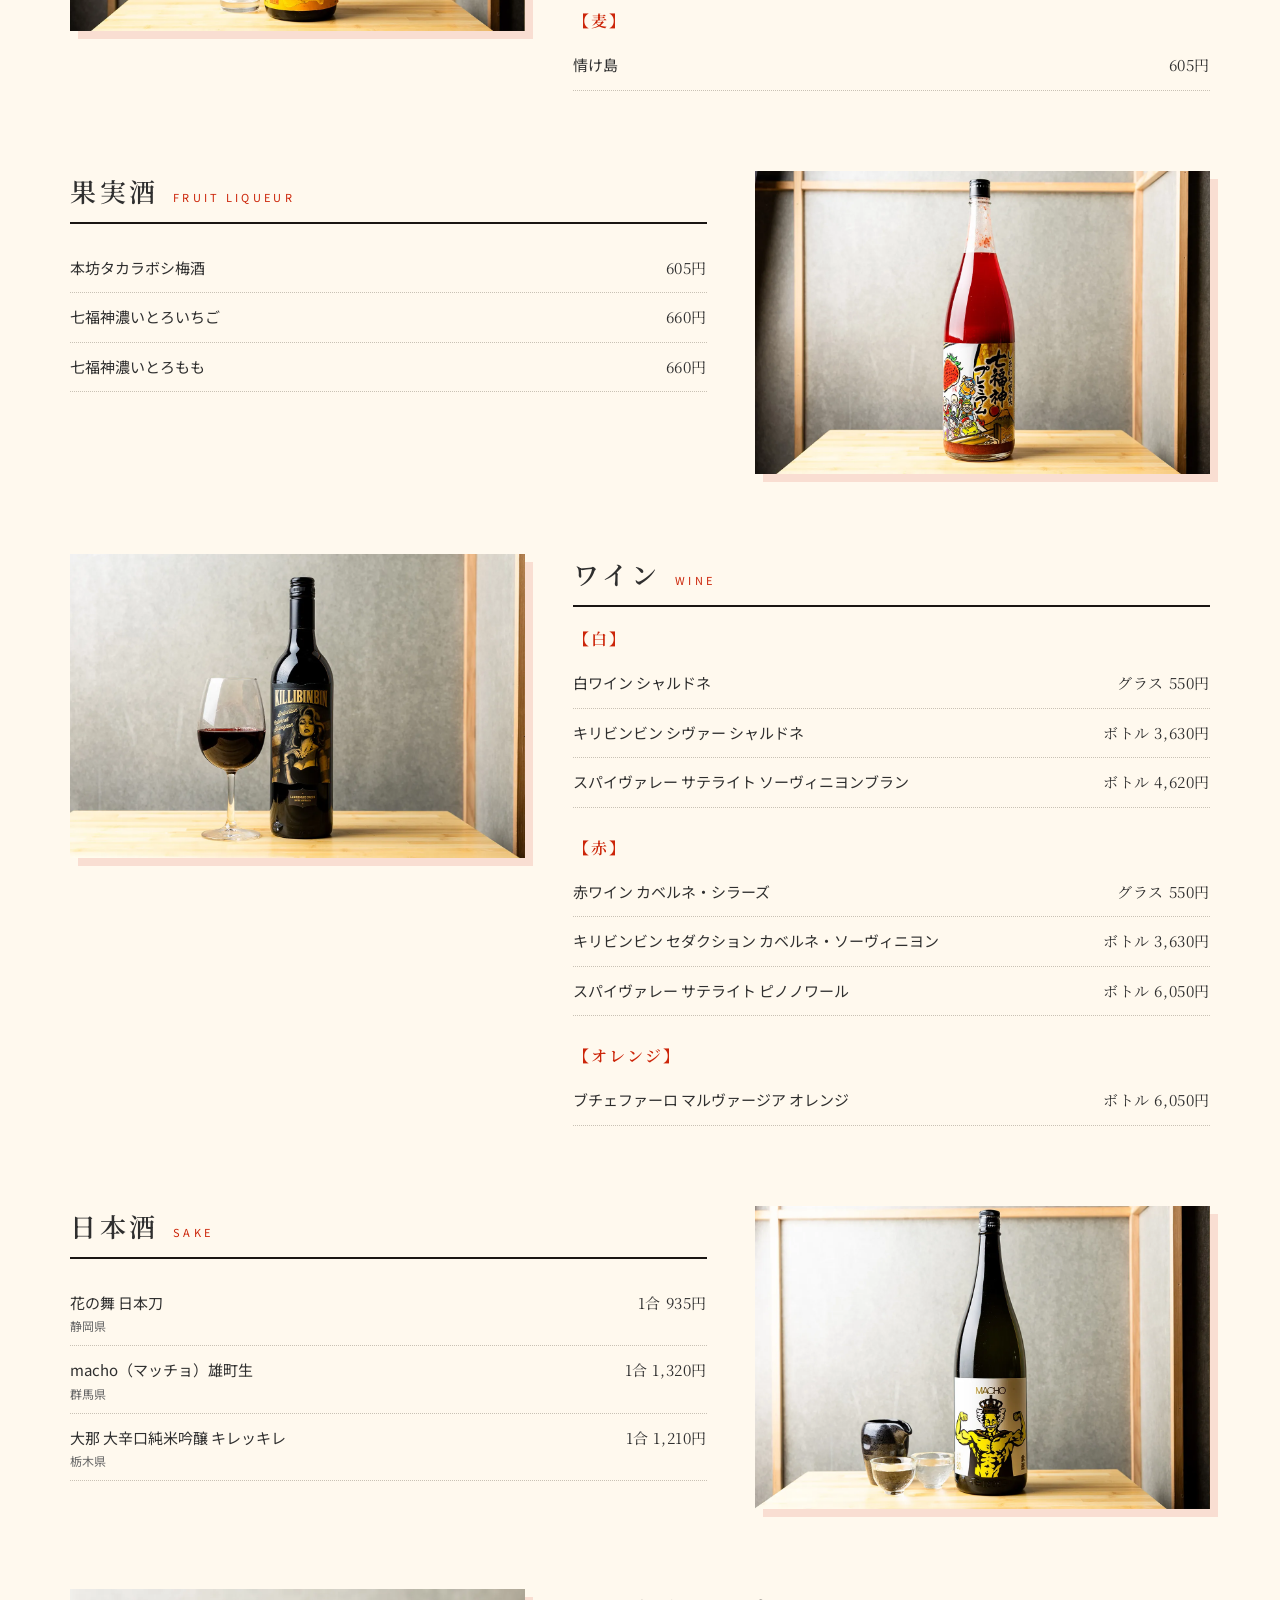
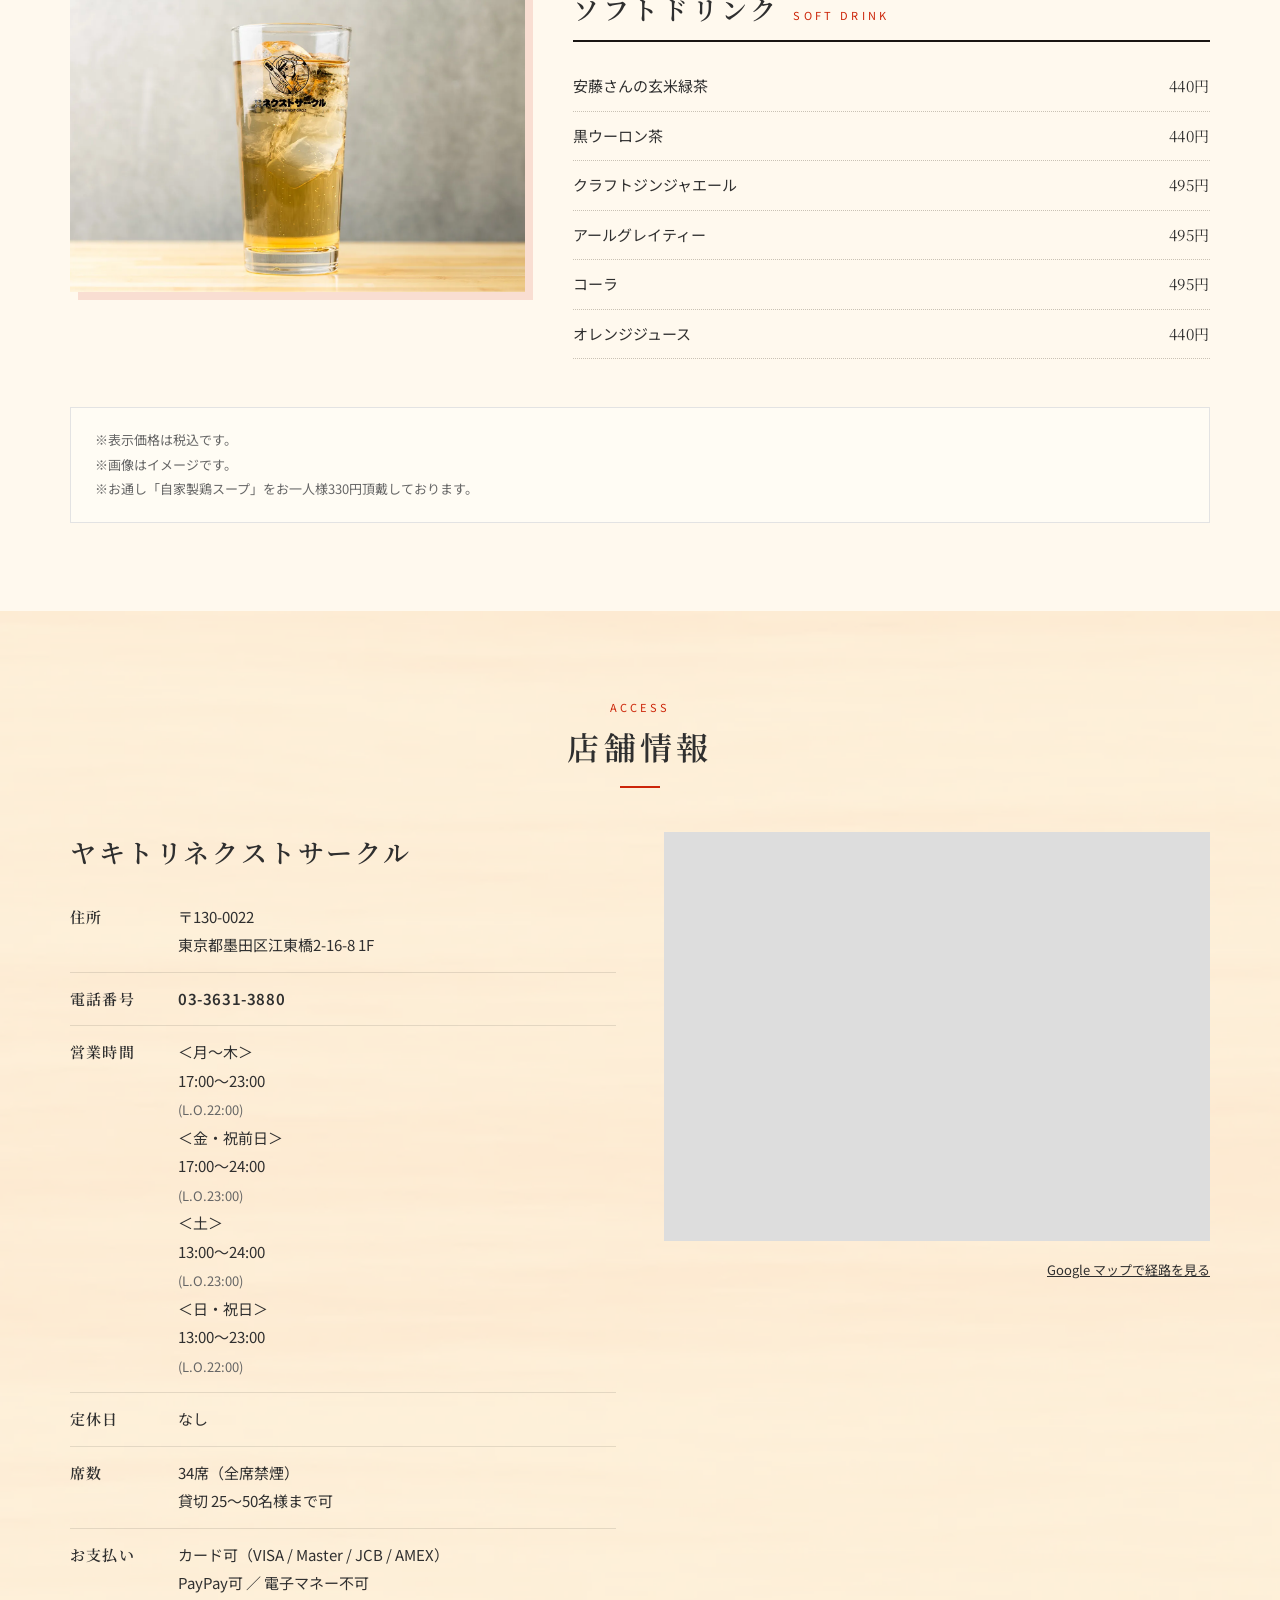
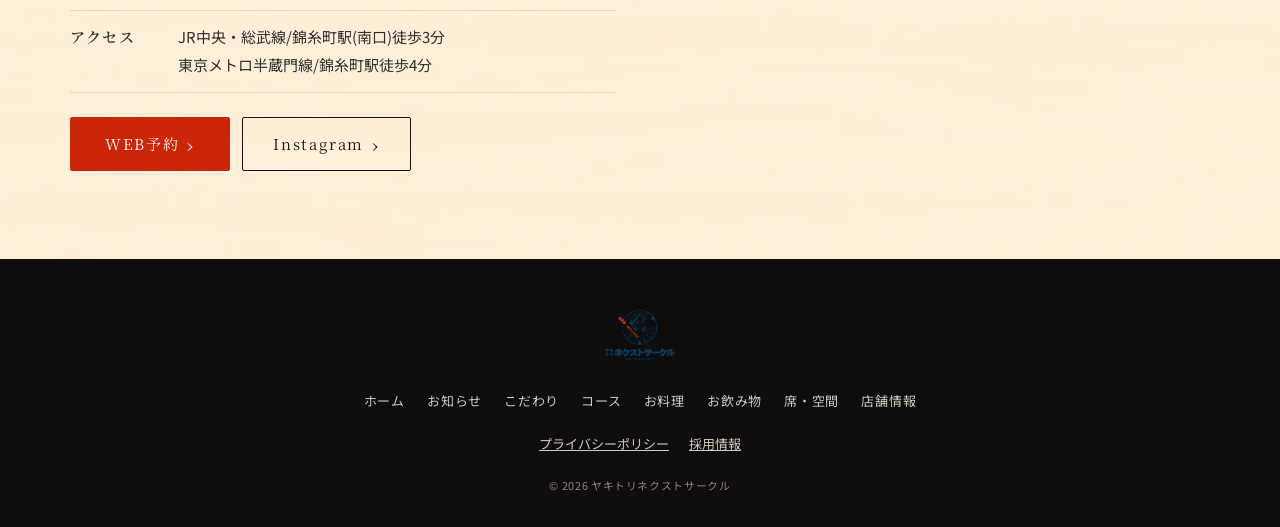
<file: drink/index.html>
<!DOCTYPE html>
<html lang="ja">
<head>
  <meta charset="UTF-8">
  <meta name="viewport" content="width=device-width, initial-scale=1.0">
  <title>お飲み物 | ヤキトリネクストサークル</title>
  <meta name="description" content="サッポロ黒ラベル、名物ホッピー、錦糸チューハイ、生搾りレモンサワー、静岡のお茶割、焼酎、果実酒、ワイン、日本酒、ソフトドリンクまで。鶏料理に合うお酒を多数ご用意。表示価格は税込です。">
  <meta property="og:locale" content="ja_JP">
  <meta property="og:type" content="article">
  <meta property="og:title" content="お飲み物 | ヤキトリネクストサークル">
  <meta property="og:description" content="サッポロ黒ラベル、名物ホッピー、錦糸チューハイ、生搾りレモンサワー、静岡のお茶割、焼酎、果実酒、ワイン、日本酒、ソフトドリンクまで。鶏料理に合うお酒を多数ご用意。表示価格は税込です。">
  <meta property="og:url" content="https://yakitori-nextcircle.com/drink/">
  <meta property="og:site_name" content="【公式】ヤキトリネクストサークル">
  <meta property="og:image" content="https://yakitori-nextcircle.com/images/drink-hoppy.webp">
  <meta name="twitter:card" content="summary_large_image">
  <link rel="canonical" href="https://yakitori-nextcircle.com/drink/">
  <link rel="icon" href="../images/logo.png" type="image/png">
  <link rel="apple-touch-icon" href="../images/logo.png">
  <link rel="preconnect" href="https://fonts.googleapis.com">
  <link rel="preconnect" href="https://fonts.gstatic.com" crossorigin>
  <link href="https://fonts.googleapis.com/css2?family=Noto+Sans+JP:wght@400;500;700&family=Noto+Serif+JP:wght@500;600;700&display=swap" rel="stylesheet">
  <link rel="stylesheet" href="../css/style.css">
</head>
<body>
  <header class="site-header">
    <div class="site-header__inner">
      <a class="site-header__logo" href="../">
        <img src="../images/logo.png" alt="" width="56" height="56">
        <span>ヤキトリネクストサークル<small>YAKITORI NEXT CIRCLE</small></span>
      </a>
      <nav class="global-nav" id="global-nav" aria-label="グローバルナビゲーション">
        <ul>
        <li><a href="../">ホーム</a></li>
        <li><a href="../information/">お知らせ</a></li>
        <li><a href="../concept/">こだわり</a></li>
        <li><a href="../course/">コース</a></li>
        <li><a href="../food/">お料理</a></li>
        <li><a href="../drink/" aria-current="page">お飲み物</a></li>
        <li><a href="../space/">席・空間</a></li>
        <li><a href="../#access">店舗情報</a></li>
        <li class="nav-reserve"><a class="btn btn--accent" href="https://yoyaku.tabelog.com/yoyaku/net_booking_form/index?rcd=13307488" target="_blank" rel="noopener">WEB予約</a></li>
        </ul>
      </nav>
      <div class="site-header__actions">
        <a class="btn btn--accent header-reserve" href="https://yoyaku.tabelog.com/yoyaku/net_booking_form/index?rcd=13307488" target="_blank" rel="noopener">WEB予約</a>
        <button class="nav-toggle" type="button" aria-controls="global-nav" aria-expanded="false" aria-label="メニューを開く">
          <span></span><span></span><span></span>
        </button>
      </div>
    </div>
  </header>
  <main>
    <div class="page-header">
      <div class="container">
        <h1><small>DRINK</small>お飲み物</h1>
        <p class="breadcrumb"><a href="../">HOME</a> / お飲み物</p>
      </div>
    </div>

    <section class="section">
      <div class="container">
        <p class="page-lead">ビールにホッピー、ワインに日本酒・焼酎などお料理に合う事間違いなしのメニューです！<br>静岡のお茶割や、果実酒などもございます。</p>
        <div class="menu-section">
          <div class="menu-section__media"><img src="../images/drink-beer.webp" alt="ビール" loading="lazy"></div>
          <div class="menu-section__body">
            <h2>ビール<small>BEER</small></h2>
            <ul class="menu-list">
            <li><span class="name">サッポロ黒ラベル</span><span class="price">715円</span></li>
            <li><span class="name">赤星<small>瓶ビール</small></span><span class="price">858円</span></li>
            </ul>
          </div>
        </div>

        <div class="menu-section">
          <div class="menu-section__media"><img src="../images/drink-nonal.webp" alt="ノンアルビール" loading="lazy"></div>
          <div class="menu-section__body">
            <h2>ノンアルビール<small>NON-ALCOHOL</small></h2>
            <ul class="menu-list">
            <li><span class="name">プレミアムアルコールフリー<small>ノンアル</small></span><span class="price">638円</span></li>
            </ul>
          </div>
        </div>

        <div class="menu-section">
          <div class="menu-section__media"><img src="../images/drink-hoppy.webp" alt="名物ホッピー" loading="lazy"></div>
          <div class="menu-section__body">
            <h2>名物ホッピー<small>HOPPY</small></h2>
            <h3>名物ホッピー</h3>
            <ul class="menu-list">
            <li><span class="name">ホッピーセット<small>白or黒</small></span><span class="price">528円</span></li>
            </ul>
            <h3>おかわり外・中</h3>
            <ul class="menu-list">
            <li><span class="name">おかわり外</span><span class="price">308円</span></li>
            <li><span class="name">おかわり中</span><span class="price">220円</span></li>
            </ul>
          </div>
        </div>

        <div class="menu-section">
          <div class="menu-section__media"><img src="../images/drink-sour.webp" alt="サワー・酎ハイ" loading="lazy"></div>
          <div class="menu-section__body">
            <h2>サワー・酎ハイ<small>SOUR</small></h2>
            <ul class="menu-list">
            <li><span class="name">錦糸チューハイ</span><span class="price">528円</span></li>
            <li><span class="name">生搾りレモンサワー</span><span class="price">539円</span></li>
            <li><span class="name">瀬戸内レモンサワー</span><span class="price">583円</span></li>
            <li><span class="name">アールグレイレモンサワー</span><span class="price">583円</span></li>
            <li><span class="name">安藤さんの玄米緑茶割り</span><span class="price">539円</span></li>
            <li><span class="name">黒ウーロンハイ</span><span class="price">539円</span></li>
            <li><span class="name">アールグレイティーハイ</span><span class="price">583円</span></li>
            <li><span class="name">ミルクティーハイ</span><span class="price">583円</span></li>
            <li><span class="name">豆乳ハイ</span><span class="price">583円</span></li>
            <li><span class="name">バイスサワー 紫蘇だるま</span><span class="price">583円</span></li>
            <li><span class="name">チルグリーンスパイシーサワー</span><span class="price">605円</span></li>
            <li><span class="name">大人のいちご・オレ</span><span class="price">715円</span></li>
            <li><span class="name">桃龍パンチ</span><span class="price">715円</span></li>
            </ul>
          </div>
        </div>

        <div class="menu-section">
          <div class="menu-section__media"><img src="../images/drink-whisky.webp" alt="ハイボール" loading="lazy"></div>
          <div class="menu-section__body">
            <h2>ウィスキー<small>WHISKY</small></h2>
            <ul class="menu-list">
            <li><span class="name">デュワーズハイボール</span><span class="price">539円</span></li>
            <li><span class="name">クラフトジンジャーハイボール</span><span class="price">605円</span></li>
            <li><span class="name">痺れハイボール</span><span class="price">583円</span></li>
            <li><span class="name">ビターハイボール</span><span class="price">583円</span></li>
            <li><span class="name">シナモンハイボール</span><span class="price">583円</span></li>
            <li><span class="name">海薫る碧ハイボール</span><span class="price">968円</span></li>
            </ul>
          </div>
        </div>

        <div class="menu-section">
          <div class="menu-section__media"><img src="../images/drink-shochu.webp" alt="焼酎" loading="lazy"></div>
          <div class="menu-section__body">
            <h2>焼酎<small>SHOCHU</small></h2>
            <h3>【芋】</h3>
            <ul class="menu-list">
            <li><span class="name">富乃宝山</span><span class="price">660円</span></li>
            <li><span class="name">山ねこ</span><span class="price">605円</span></li>
            <li><span class="name">だいやめ</span><span class="price">605円</span></li>
            </ul>
            <h3>【麦】</h3>
            <ul class="menu-list">
            <li><span class="name">情け島</span><span class="price">605円</span></li>
            </ul>
          </div>
        </div>

        <div class="menu-section">
          <div class="menu-section__media"><img src="../images/drink-fruit.webp" alt="果実酒" loading="lazy"></div>
          <div class="menu-section__body">
            <h2>果実酒<small>FRUIT LIQUEUR</small></h2>
            <ul class="menu-list">
            <li><span class="name">本坊タカラボシ梅酒</span><span class="price">605円</span></li>
            <li><span class="name">七福神濃いとろいちご</span><span class="price">660円</span></li>
            <li><span class="name">七福神濃いとろもも</span><span class="price">660円</span></li>
            </ul>
          </div>
        </div>

        <div class="menu-section">
          <div class="menu-section__media"><img src="../images/drink-wine.webp" alt="ワイン" loading="lazy"></div>
          <div class="menu-section__body">
            <h2>ワイン<small>WINE</small></h2>
            <h3>【白】</h3>
            <ul class="menu-list">
            <li><span class="name">白ワイン シャルドネ</span><span class="price">グラス 550円</span></li>
            <li><span class="name">キリビンビン シヴァー シャルドネ</span><span class="price">ボトル 3,630円</span></li>
            <li><span class="name">スパイヴァレー サテライト ソーヴィニヨンブラン</span><span class="price">ボトル 4,620円</span></li>
            </ul>
            <h3>【赤】</h3>
            <ul class="menu-list">
            <li><span class="name">赤ワイン カベルネ・シラーズ</span><span class="price">グラス 550円</span></li>
            <li><span class="name">キリビンビン セダクション カベルネ・ソーヴィニヨン</span><span class="price">ボトル 3,630円</span></li>
            <li><span class="name">スパイヴァレー サテライト ピノノワール</span><span class="price">ボトル 6,050円</span></li>
            </ul>
            <h3>【オレンジ】</h3>
            <ul class="menu-list">
            <li><span class="name">ブチェファーロ マルヴァージア オレンジ</span><span class="price">ボトル 6,050円</span></li>
            </ul>
          </div>
        </div>

        <div class="menu-section">
          <div class="menu-section__media"><img src="../images/drink-sake.webp" alt="日本酒" loading="lazy"></div>
          <div class="menu-section__body">
            <h2>日本酒<small>SAKE</small></h2>
            <ul class="menu-list">
            <li><span class="name">花の舞 日本刀<small>静岡県</small></span><span class="price">1合 935円</span></li>
            <li><span class="name">macho（マッチョ）雄町生<small>群馬県</small></span><span class="price">1合 1,320円</span></li>
            <li><span class="name">大那 大辛口純米吟醸 キレッキレ<small>栃木県</small></span><span class="price">1合 1,210円</span></li>
            </ul>
          </div>
        </div>

        <div class="menu-section">
          <div class="menu-section__media"><img src="../images/drink-soft.webp" alt="ソフトドリンク" loading="lazy"></div>
          <div class="menu-section__body">
            <h2>ソフトドリンク<small>SOFT DRINK</small></h2>
            <ul class="menu-list">
            <li><span class="name">安藤さんの玄米緑茶</span><span class="price">440円</span></li>
            <li><span class="name">黒ウーロン茶</span><span class="price">440円</span></li>
            <li><span class="name">クラフトジンジャエール</span><span class="price">495円</span></li>
            <li><span class="name">アールグレイティー</span><span class="price">495円</span></li>
            <li><span class="name">コーラ</span><span class="price">495円</span></li>
            <li><span class="name">オレンジジュース</span><span class="price">440円</span></li>
            </ul>
          </div>
        </div>

        <div class="menu-note">
          <p>※表示価格は税込です。</p>
          <p>※画像はイメージです。</p>
          <p>※お通し「自家製鶏スープ」をお一人様330円頂戴しております。</p>
        </div>
      </div>
    </section>
    <section class="section access" id="access">
      <div class="container">
        <h2 class="section__title"><small>ACCESS</small>店舗情報</h2>
        <div class="access__grid">
          <div>
            <h3 class="access__name">ヤキトリネクストサークル</h3>
            <dl>
              <div>
                <dt>住所</dt>
                <dd>〒130-0022<br>東京都墨田区江東橋2-16-8 1F</dd>
              </div>
              <div>
                <dt>電話番号</dt>
                <dd><a href="tel:03-3631-3880">03-3631-3880</a></dd>
              </div>
              <div>
                <dt>営業時間</dt>
                <dd class="access__hours">
                  <p>＜月～木＞<br>17:00～23:00<br><span class="note">(L.O.22:00)</span></p>
                  <p>＜金・祝前日＞<br>17:00～24:00<br><span class="note">(L.O.23:00)</span></p>
                  <p>＜土＞<br>13:00～24:00<br><span class="note">(L.O.23:00)</span></p>
                  <p>＜日・祝日＞<br>13:00～23:00<br><span class="note">(L.O.22:00)</span></p>
                </dd>
              </div>
              <div>
                <dt>定休日</dt>
                <dd>なし</dd>
              </div>
              <div>
                <dt>席数</dt>
                <dd>34席（全席禁煙）<br>貸切 25～50名様まで可</dd>
              </div>
              <div>
                <dt>お支払い</dt>
                <dd>カード可（VISA / Master / JCB / AMEX）<br>PayPay可 ／ 電子マネー不可</dd>
              </div>
              <div>
                <dt>アクセス</dt>
                <dd>JR中央・総武線/錦糸町駅(南口)徒歩3分<br>東京メトロ半蔵門線/錦糸町駅徒歩4分</dd>
              </div>
            </dl>
            <div class="access__buttons">
              <a class="btn btn--accent" href="https://yoyaku.tabelog.com/yoyaku/net_booking_form/index?rcd=13307488" target="_blank" rel="noopener">WEB予約</a>
              <a class="btn btn--outline" href="https://www.instagram.com/yakitori_nextcircle/" target="_blank" rel="noopener">Instagram</a>
            </div>
          </div>
          <div>
            <iframe class="access__map" src="https://www.google.com/maps?q=%E3%80%92130-0022%20%E6%9D%B1%E4%BA%AC%E9%83%BD%E5%A2%A8%E7%94%B0%E5%8C%BA%E6%B1%9F%E6%9D%B1%E6%A9%8B2-16-8%201F&output=embed" title="ヤキトリネクストサークルの地図" loading="lazy" allowfullscreen referrerpolicy="no-referrer-when-downgrade"></iframe>
            <p class="access__map-link"><a href="https://www.google.com/maps/dir/?api=1&destination=%E3%83%A4%E3%82%AD%E3%83%88%E3%83%AA%E3%83%8D%E3%82%AF%E3%82%B9%E3%83%88%E3%82%B5%E3%83%BC%E3%82%AF%E3%83%AB" target="_blank" rel="noopener">Google マップで経路を見る</a></p>
          </div>
        </div>
      </div>
    </section>

  </main>

  <footer class="site-footer">
    <div class="container site-footer__inner">
      <img class="site-footer__logo" src="../images/logo.png" alt="ヤキトリネクストサークル">
      <nav class="site-footer__nav" aria-label="フッターナビゲーション">
        <a href="../">ホーム</a>
        <a href="../information/">お知らせ</a>
        <a href="../concept/">こだわり</a>
        <a href="../course/">コース</a>
        <a href="../food/">お料理</a>
        <a href="../drink/">お飲み物</a>
        <a href="../space/">席・空間</a>
        <a href="../#access">店舗情報</a>
      </nav>
      <div class="site-footer__links">
        <a href="../privacy/">プライバシーポリシー</a>
        <a href="https://pay-it-forward-corporate.com/recruit/" target="_blank" rel="noopener">採用情報</a>
      </div>
      <small>&copy; 2026 ヤキトリネクストサークル</small>
    </div>
  </footer>

  <nav class="bottom-bar" aria-label="クイックメニュー">
    <a href="tel:03-3631-3880">
      <svg viewBox="0 0 24 24" aria-hidden="true"><path d="M5 4h4l2 5-2.5 1.5a11 11 0 0 0 5 5L15 13l5 2v4a2 2 0 0 1-2 2A16 16 0 0 1 3 6a2 2 0 0 1 2-2z"/></svg>
      電話
    </a>
    <a href="https://www.google.com/maps/dir/?api=1&destination=%E3%83%A4%E3%82%AD%E3%83%88%E3%83%AA%E3%83%8D%E3%82%AF%E3%82%B9%E3%83%88%E3%82%B5%E3%83%BC%E3%82%AF%E3%83%AB" target="_blank" rel="noopener">
      <svg viewBox="0 0 24 24" aria-hidden="true"><path d="M12 22s7-7.5 7-12a7 7 0 1 0-14 0c0 4.5 7 12 7 12z"/><circle cx="12" cy="10" r="2.5"/></svg>
      地図
    </a>
    <a href="https://yoyaku.tabelog.com/yoyaku/net_booking_form/index?rcd=13307488" target="_blank" rel="noopener">
      <svg viewBox="0 0 24 24" aria-hidden="true"><rect x="3" y="5" width="18" height="16" rx="2"/><path d="M3 10h18M8 3v4M16 3v4"/></svg>
      WEB予約
    </a>
  </nav>
  <a class="pagetop" href="#" aria-label="ページ上部へ">&#8593;</a>

  <script src="../js/main.js"></script>
</body>
</html>
</file>
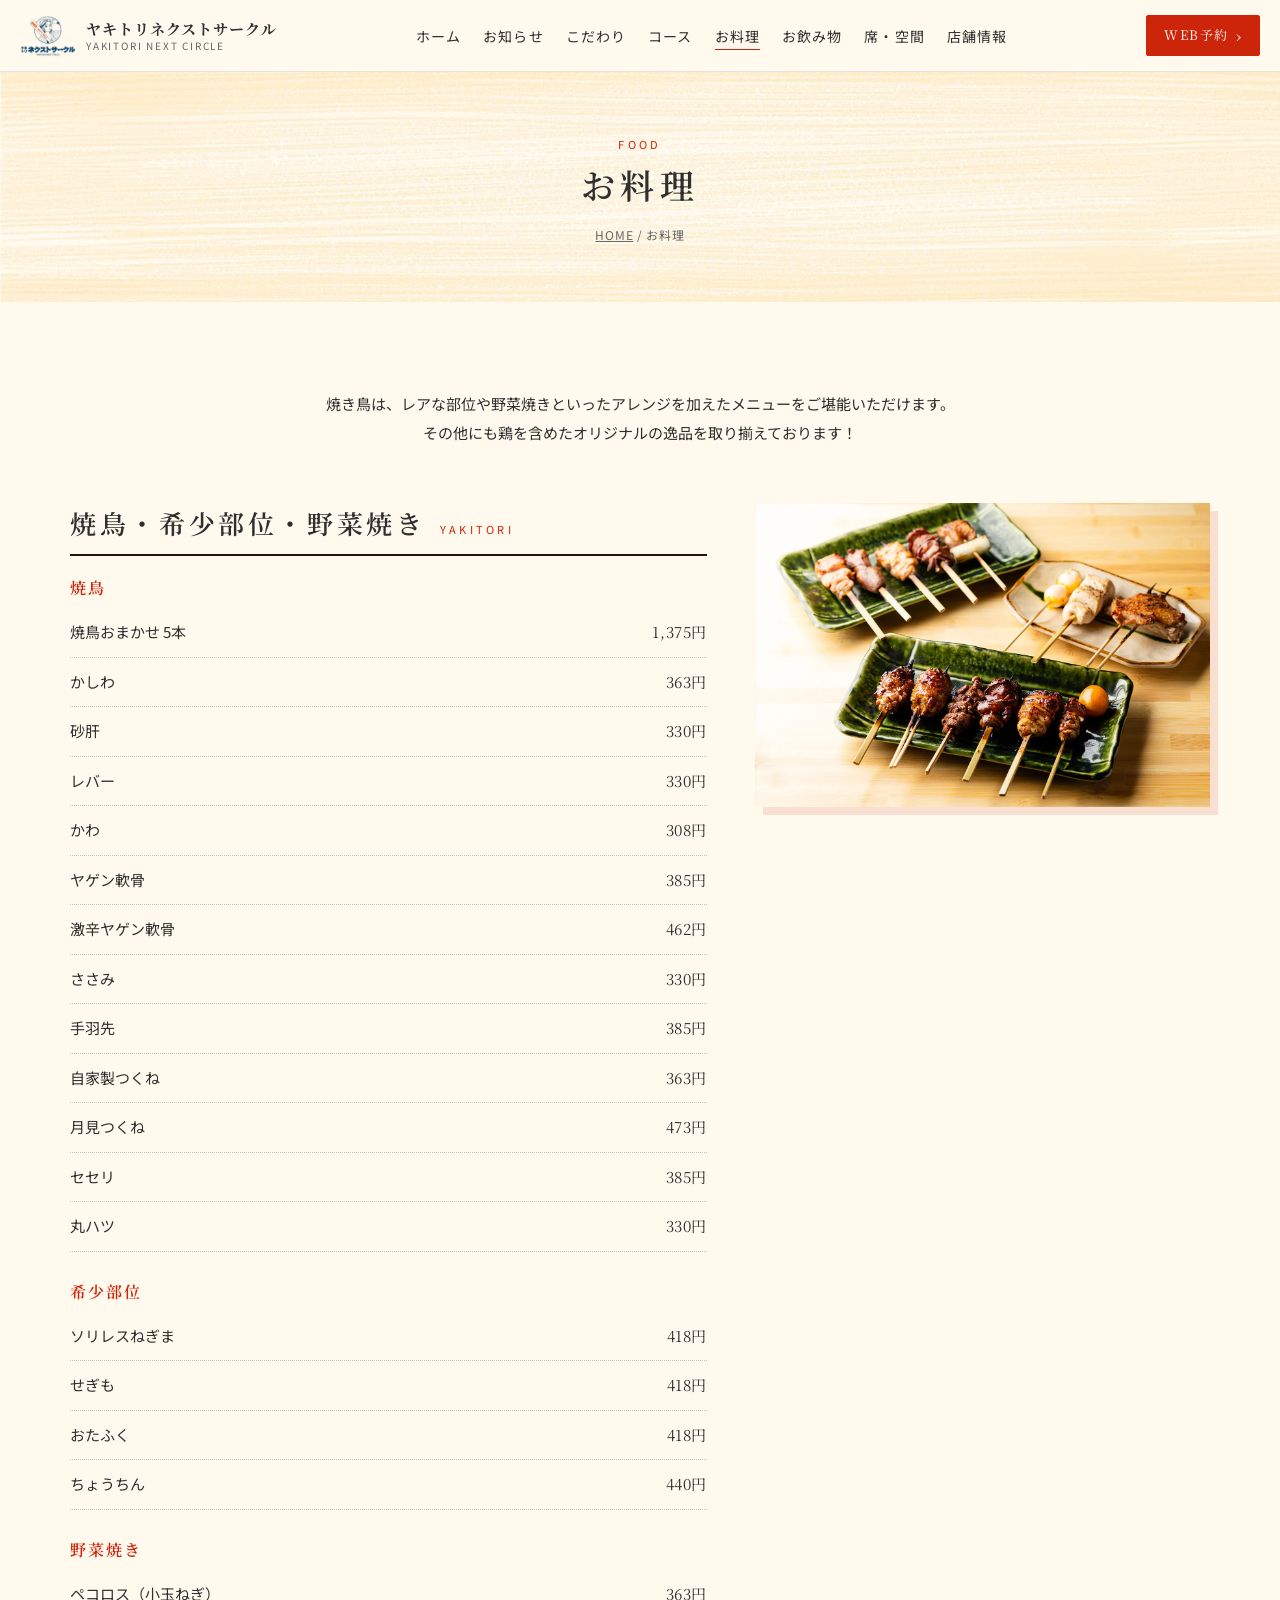
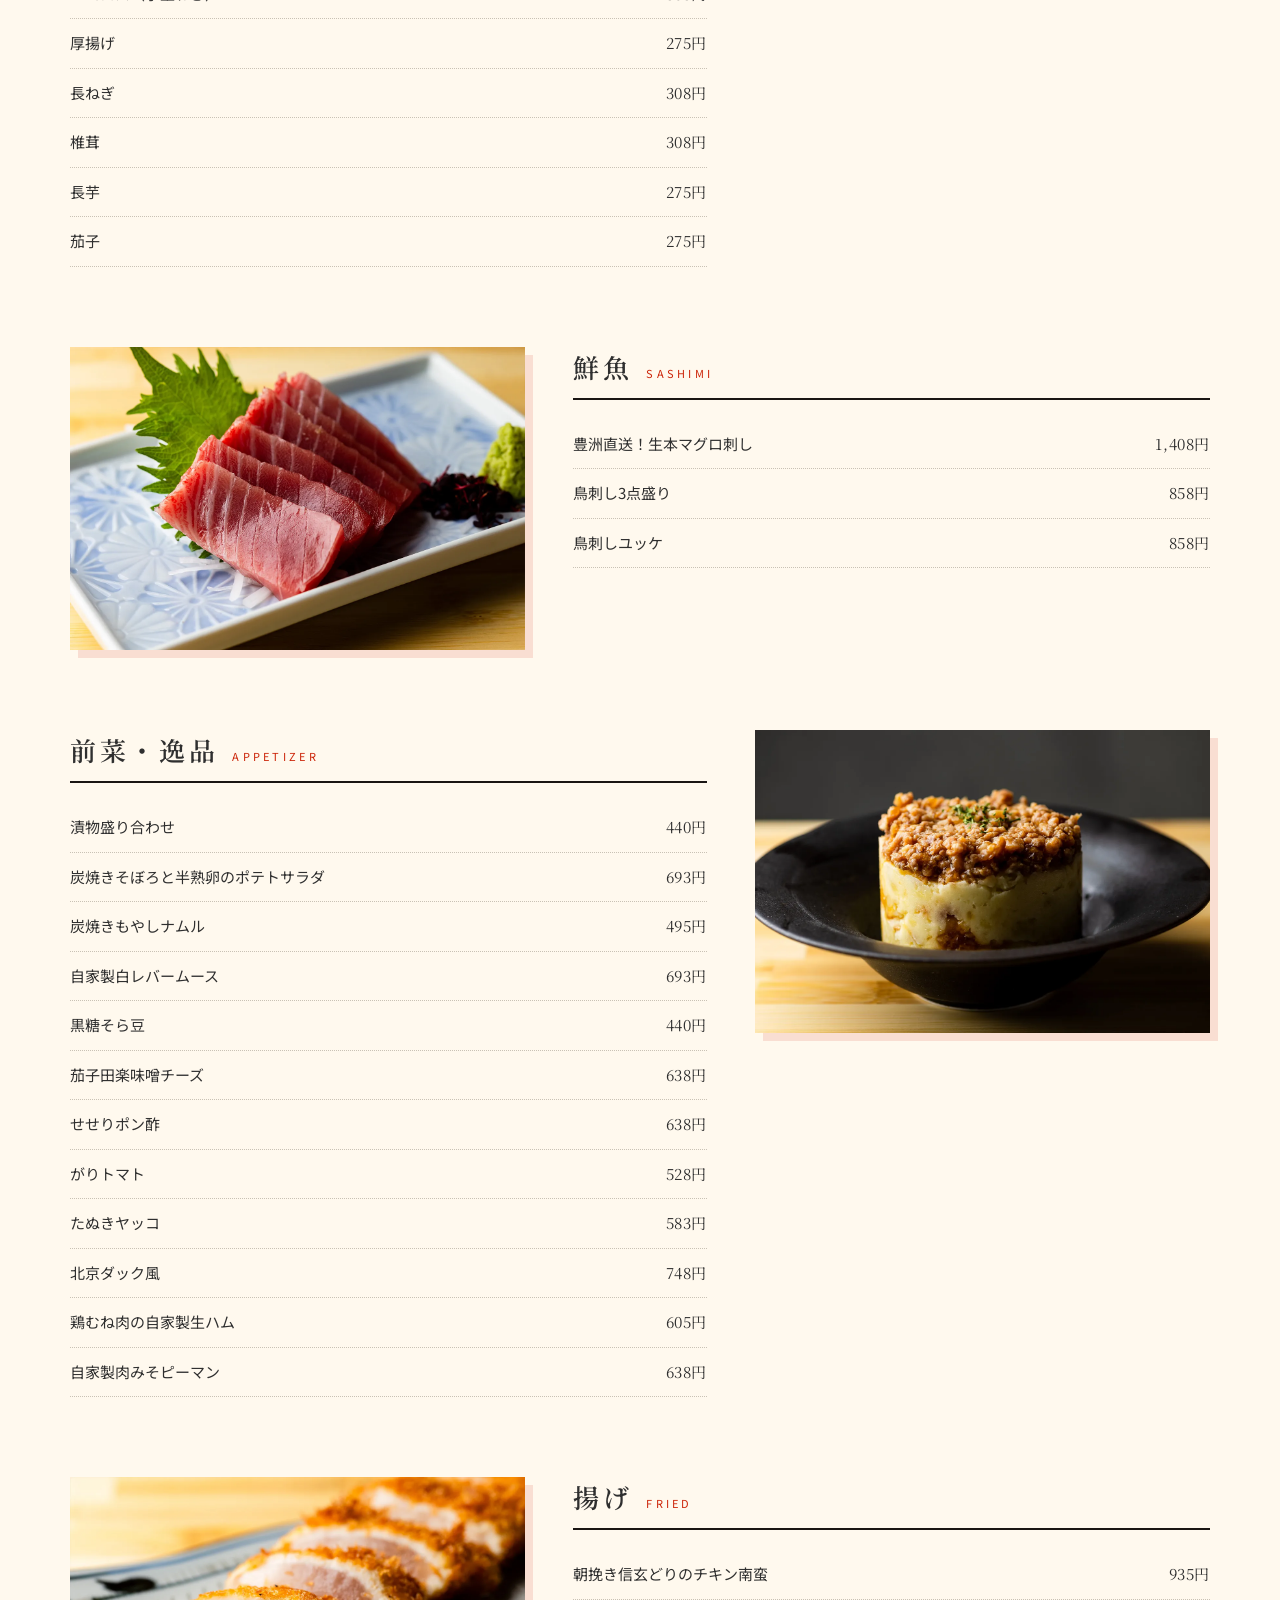
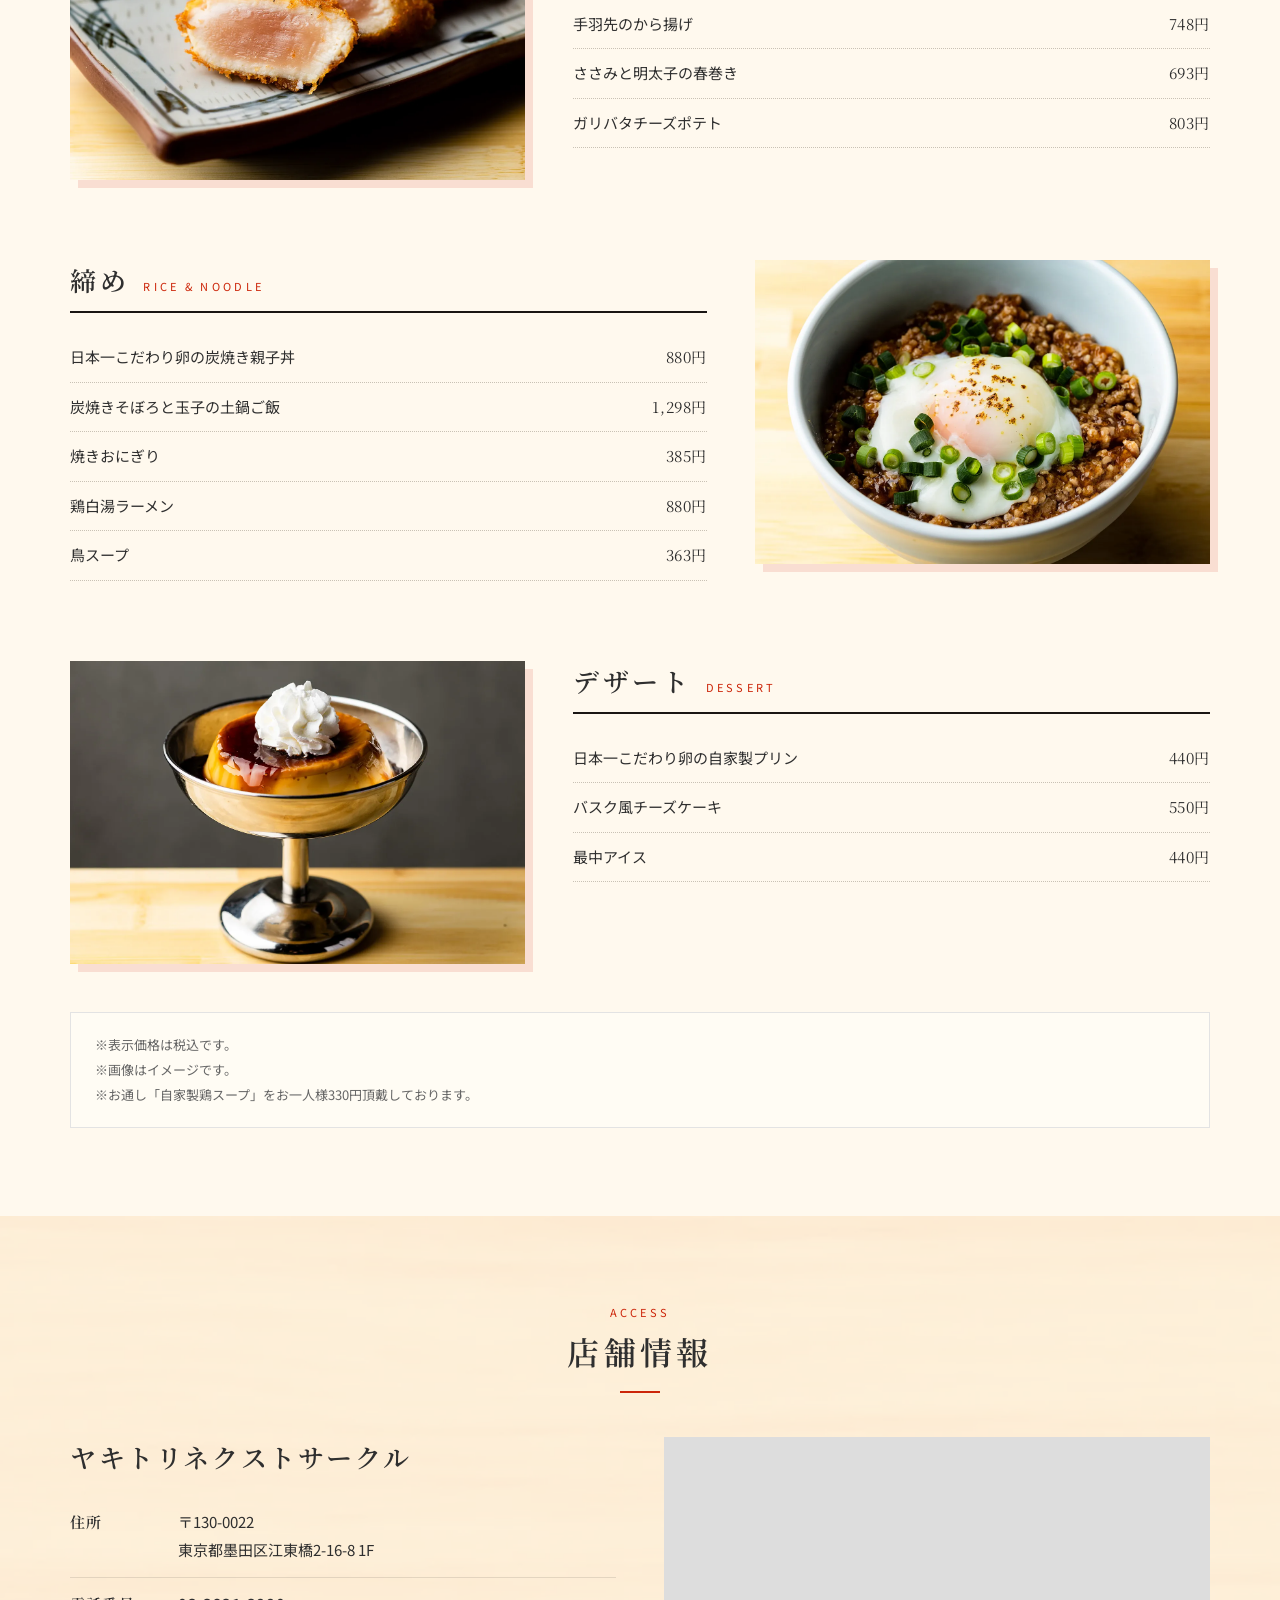
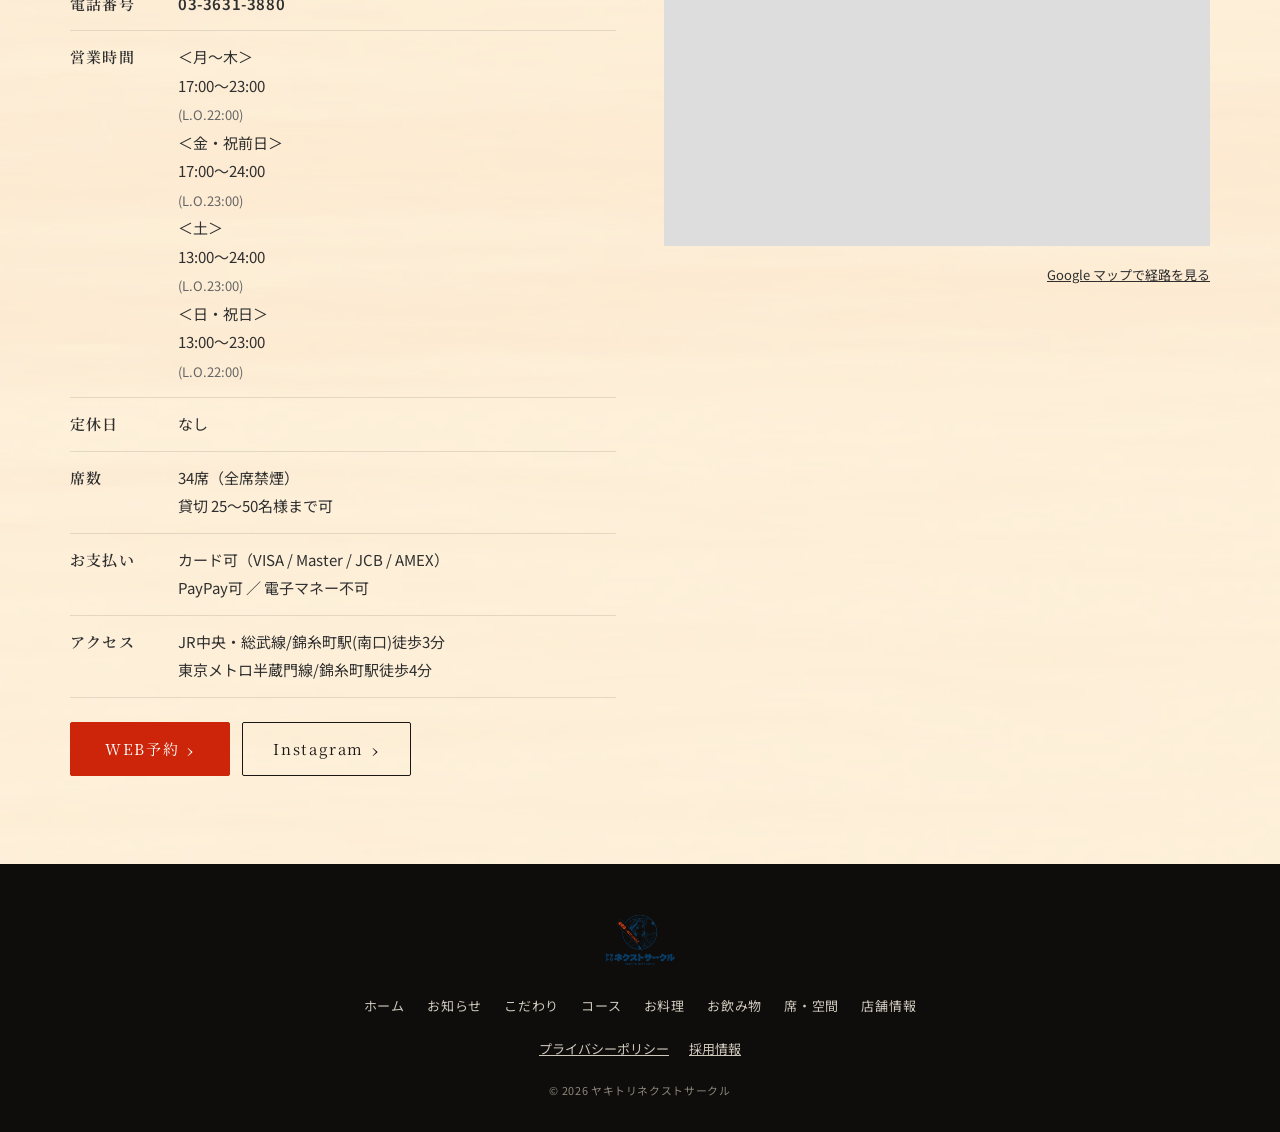
<file: food/index.html>
<!DOCTYPE html>
<html lang="ja">
<head>
  <meta charset="UTF-8">
  <meta name="viewport" content="width=device-width, initial-scale=1.0">
  <title>お料理 | ヤキトリネクストサークル</title>
  <meta name="description" content="焼鳥おまかせ5本1,375円、かしわ363円など。ソリレス・せぎも・ちょうちんといった希少部位、野菜焼き、鳥刺し、前菜・逸品、揚げ物、締め、デザートまで。表示価格は税込です。">
  <meta property="og:locale" content="ja_JP">
  <meta property="og:type" content="article">
  <meta property="og:title" content="お料理 | ヤキトリネクストサークル">
  <meta property="og:description" content="焼鳥おまかせ5本1,375円、かしわ363円など。ソリレス・せぎも・ちょうちんといった希少部位、野菜焼き、鳥刺し、前菜・逸品、揚げ物、締め、デザートまで。表示価格は税込です。">
  <meta property="og:url" content="https://yakitori-nextcircle.com/food/">
  <meta property="og:site_name" content="【公式】ヤキトリネクストサークル">
  <meta property="og:image" content="https://yakitori-nextcircle.com/images/food-yakitori.webp">
  <meta name="twitter:card" content="summary_large_image">
  <link rel="canonical" href="https://yakitori-nextcircle.com/food/">
  <link rel="icon" href="../images/logo.png" type="image/png">
  <link rel="apple-touch-icon" href="../images/logo.png">
  <link rel="preconnect" href="https://fonts.googleapis.com">
  <link rel="preconnect" href="https://fonts.gstatic.com" crossorigin>
  <link href="https://fonts.googleapis.com/css2?family=Noto+Sans+JP:wght@400;500;700&family=Noto+Serif+JP:wght@500;600;700&display=swap" rel="stylesheet">
  <link rel="stylesheet" href="../css/style.css">
</head>
<body>
  <header class="site-header">
    <div class="site-header__inner">
      <a class="site-header__logo" href="../">
        <img src="../images/logo.png" alt="" width="56" height="56">
        <span>ヤキトリネクストサークル<small>YAKITORI NEXT CIRCLE</small></span>
      </a>
      <nav class="global-nav" id="global-nav" aria-label="グローバルナビゲーション">
        <ul>
        <li><a href="../">ホーム</a></li>
        <li><a href="../information/">お知らせ</a></li>
        <li><a href="../concept/">こだわり</a></li>
        <li><a href="../course/">コース</a></li>
        <li><a href="../food/" aria-current="page">お料理</a></li>
        <li><a href="../drink/">お飲み物</a></li>
        <li><a href="../space/">席・空間</a></li>
        <li><a href="../#access">店舗情報</a></li>
        <li class="nav-reserve"><a class="btn btn--accent" href="https://yoyaku.tabelog.com/yoyaku/net_booking_form/index?rcd=13307488" target="_blank" rel="noopener">WEB予約</a></li>
        </ul>
      </nav>
      <div class="site-header__actions">
        <a class="btn btn--accent header-reserve" href="https://yoyaku.tabelog.com/yoyaku/net_booking_form/index?rcd=13307488" target="_blank" rel="noopener">WEB予約</a>
        <button class="nav-toggle" type="button" aria-controls="global-nav" aria-expanded="false" aria-label="メニューを開く">
          <span></span><span></span><span></span>
        </button>
      </div>
    </div>
  </header>
  <main>
    <div class="page-header">
      <div class="container">
        <h1><small>FOOD</small>お料理</h1>
        <p class="breadcrumb"><a href="../">HOME</a> / お料理</p>
      </div>
    </div>

    <section class="section">
      <div class="container">
        <p class="page-lead">焼き鳥は、レアな部位や野菜焼きといったアレンジを加えたメニューをご堪能いただけます。<br>その他にも鶏を含めたオリジナルの逸品を取り揃えております！</p>
        <div class="menu-section">
          <div class="menu-section__media"><img src="../images/food-yakitori.webp" alt="焼鳥の盛り合わせ" loading="lazy"></div>
          <div class="menu-section__body">
            <h2>焼鳥・希少部位・野菜焼き<small>YAKITORI</small></h2>
            <h3>焼鳥</h3>
            <ul class="menu-list">
            <li><span class="name">焼鳥おまかせ 5本</span><span class="price">1,375円</span></li>
            <li><span class="name">かしわ</span><span class="price">363円</span></li>
            <li><span class="name">砂肝</span><span class="price">330円</span></li>
            <li><span class="name">レバー</span><span class="price">330円</span></li>
            <li><span class="name">かわ</span><span class="price">308円</span></li>
            <li><span class="name">ヤゲン軟骨</span><span class="price">385円</span></li>
            <li><span class="name">激辛ヤゲン軟骨</span><span class="price">462円</span></li>
            <li><span class="name">ささみ</span><span class="price">330円</span></li>
            <li><span class="name">手羽先</span><span class="price">385円</span></li>
            <li><span class="name">自家製つくね</span><span class="price">363円</span></li>
            <li><span class="name">月見つくね</span><span class="price">473円</span></li>
            <li><span class="name">セセリ</span><span class="price">385円</span></li>
            <li><span class="name">丸ハツ</span><span class="price">330円</span></li>
            </ul>
            <h3>希少部位</h3>
            <ul class="menu-list">
            <li><span class="name">ソリレスねぎま</span><span class="price">418円</span></li>
            <li><span class="name">せぎも</span><span class="price">418円</span></li>
            <li><span class="name">おたふく</span><span class="price">418円</span></li>
            <li><span class="name">ちょうちん</span><span class="price">440円</span></li>
            </ul>
            <h3>野菜焼き</h3>
            <ul class="menu-list">
            <li><span class="name">ペコロス（小玉ねぎ）</span><span class="price">363円</span></li>
            <li><span class="name">厚揚げ</span><span class="price">275円</span></li>
            <li><span class="name">長ねぎ</span><span class="price">308円</span></li>
            <li><span class="name">椎茸</span><span class="price">308円</span></li>
            <li><span class="name">長芋</span><span class="price">275円</span></li>
            <li><span class="name">茄子</span><span class="price">275円</span></li>
            </ul>
          </div>
        </div>

        <div class="menu-section">
          <div class="menu-section__media"><img src="../images/food-sashimi.webp" alt="豊洲直送！生本マグロ刺し" loading="lazy"></div>
          <div class="menu-section__body">
            <h2>鮮魚<small>SASHIMI</small></h2>
            <ul class="menu-list">
            <li><span class="name">豊洲直送！生本マグロ刺し</span><span class="price">1,408円</span></li>
            <li><span class="name">鳥刺し3点盛り</span><span class="price">858円</span></li>
            <li><span class="name">鳥刺しユッケ</span><span class="price">858円</span></li>
            </ul>
          </div>
        </div>

        <div class="menu-section">
          <div class="menu-section__media"><img src="../images/food-appetizer.webp" alt="前菜・逸品" loading="lazy"></div>
          <div class="menu-section__body">
            <h2>前菜・逸品<small>APPETIZER</small></h2>
            <ul class="menu-list">
            <li><span class="name">漬物盛り合わせ</span><span class="price">440円</span></li>
            <li><span class="name">炭焼きそぼろと半熟卵のポテトサラダ</span><span class="price">693円</span></li>
            <li><span class="name">炭焼きもやしナムル</span><span class="price">495円</span></li>
            <li><span class="name">自家製白レバームース</span><span class="price">693円</span></li>
            <li><span class="name">黒糖そら豆</span><span class="price">440円</span></li>
            <li><span class="name">茄子田楽味噌チーズ</span><span class="price">638円</span></li>
            <li><span class="name">せせりポン酢</span><span class="price">638円</span></li>
            <li><span class="name">がりトマト</span><span class="price">528円</span></li>
            <li><span class="name">たぬきヤッコ</span><span class="price">583円</span></li>
            <li><span class="name">北京ダック風</span><span class="price">748円</span></li>
            <li><span class="name">鶏むね肉の自家製生ハム</span><span class="price">605円</span></li>
            <li><span class="name">自家製肉みそピーマン</span><span class="price">638円</span></li>
            </ul>
          </div>
        </div>

        <div class="menu-section">
          <div class="menu-section__media"><img src="../images/food-fried.webp" alt="揚げ物" loading="lazy"></div>
          <div class="menu-section__body">
            <h2>揚げ<small>FRIED</small></h2>
            <ul class="menu-list">
            <li><span class="name">朝挽き信玄どりのチキン南蛮</span><span class="price">935円</span></li>
            <li><span class="name">手羽先のから揚げ</span><span class="price">748円</span></li>
            <li><span class="name">ささみと明太子の春巻き</span><span class="price">693円</span></li>
            <li><span class="name">ガリバタチーズポテト</span><span class="price">803円</span></li>
            </ul>
          </div>
        </div>

        <div class="menu-section">
          <div class="menu-section__media"><img src="../images/food-rice.webp" alt="締めのご飯もの" loading="lazy"></div>
          <div class="menu-section__body">
            <h2>締め<small>RICE &amp; NOODLE</small></h2>
            <ul class="menu-list">
            <li><span class="name">日本一こだわり卵の炭焼き親子丼</span><span class="price">880円</span></li>
            <li><span class="name">炭焼きそぼろと玉子の土鍋ご飯</span><span class="price">1,298円</span></li>
            <li><span class="name">焼きおにぎり</span><span class="price">385円</span></li>
            <li><span class="name">鶏白湯ラーメン</span><span class="price">880円</span></li>
            <li><span class="name">鳥スープ</span><span class="price">363円</span></li>
            </ul>
          </div>
        </div>

        <div class="menu-section">
          <div class="menu-section__media"><img src="../images/food-dessert.webp" alt="デザート" loading="lazy"></div>
          <div class="menu-section__body">
            <h2>デザート<small>DESSERT</small></h2>
            <ul class="menu-list">
            <li><span class="name">日本一こだわり卵の自家製プリン</span><span class="price">440円</span></li>
            <li><span class="name">バスク風チーズケーキ</span><span class="price">550円</span></li>
            <li><span class="name">最中アイス</span><span class="price">440円</span></li>
            </ul>
          </div>
        </div>

        <div class="menu-note">
          <p>※表示価格は税込です。</p>
          <p>※画像はイメージです。</p>
          <p>※お通し「自家製鶏スープ」をお一人様330円頂戴しております。</p>
        </div>
      </div>
    </section>
    <section class="section access" id="access">
      <div class="container">
        <h2 class="section__title"><small>ACCESS</small>店舗情報</h2>
        <div class="access__grid">
          <div>
            <h3 class="access__name">ヤキトリネクストサークル</h3>
            <dl>
              <div>
                <dt>住所</dt>
                <dd>〒130-0022<br>東京都墨田区江東橋2-16-8 1F</dd>
              </div>
              <div>
                <dt>電話番号</dt>
                <dd><a href="tel:03-3631-3880">03-3631-3880</a></dd>
              </div>
              <div>
                <dt>営業時間</dt>
                <dd class="access__hours">
                  <p>＜月～木＞<br>17:00～23:00<br><span class="note">(L.O.22:00)</span></p>
                  <p>＜金・祝前日＞<br>17:00～24:00<br><span class="note">(L.O.23:00)</span></p>
                  <p>＜土＞<br>13:00～24:00<br><span class="note">(L.O.23:00)</span></p>
                  <p>＜日・祝日＞<br>13:00～23:00<br><span class="note">(L.O.22:00)</span></p>
                </dd>
              </div>
              <div>
                <dt>定休日</dt>
                <dd>なし</dd>
              </div>
              <div>
                <dt>席数</dt>
                <dd>34席（全席禁煙）<br>貸切 25～50名様まで可</dd>
              </div>
              <div>
                <dt>お支払い</dt>
                <dd>カード可（VISA / Master / JCB / AMEX）<br>PayPay可 ／ 電子マネー不可</dd>
              </div>
              <div>
                <dt>アクセス</dt>
                <dd>JR中央・総武線/錦糸町駅(南口)徒歩3分<br>東京メトロ半蔵門線/錦糸町駅徒歩4分</dd>
              </div>
            </dl>
            <div class="access__buttons">
              <a class="btn btn--accent" href="https://yoyaku.tabelog.com/yoyaku/net_booking_form/index?rcd=13307488" target="_blank" rel="noopener">WEB予約</a>
              <a class="btn btn--outline" href="https://www.instagram.com/yakitori_nextcircle/" target="_blank" rel="noopener">Instagram</a>
            </div>
          </div>
          <div>
            <iframe class="access__map" src="https://www.google.com/maps?q=%E3%80%92130-0022%20%E6%9D%B1%E4%BA%AC%E9%83%BD%E5%A2%A8%E7%94%B0%E5%8C%BA%E6%B1%9F%E6%9D%B1%E6%A9%8B2-16-8%201F&output=embed" title="ヤキトリネクストサークルの地図" loading="lazy" allowfullscreen referrerpolicy="no-referrer-when-downgrade"></iframe>
            <p class="access__map-link"><a href="https://www.google.com/maps/dir/?api=1&destination=%E3%83%A4%E3%82%AD%E3%83%88%E3%83%AA%E3%83%8D%E3%82%AF%E3%82%B9%E3%83%88%E3%82%B5%E3%83%BC%E3%82%AF%E3%83%AB" target="_blank" rel="noopener">Google マップで経路を見る</a></p>
          </div>
        </div>
      </div>
    </section>

  </main>

  <footer class="site-footer">
    <div class="container site-footer__inner">
      <img class="site-footer__logo" src="../images/logo.png" alt="ヤキトリネクストサークル">
      <nav class="site-footer__nav" aria-label="フッターナビゲーション">
        <a href="../">ホーム</a>
        <a href="../information/">お知らせ</a>
        <a href="../concept/">こだわり</a>
        <a href="../course/">コース</a>
        <a href="../food/">お料理</a>
        <a href="../drink/">お飲み物</a>
        <a href="../space/">席・空間</a>
        <a href="../#access">店舗情報</a>
      </nav>
      <div class="site-footer__links">
        <a href="../privacy/">プライバシーポリシー</a>
        <a href="https://pay-it-forward-corporate.com/recruit/" target="_blank" rel="noopener">採用情報</a>
      </div>
      <small>&copy; 2026 ヤキトリネクストサークル</small>
    </div>
  </footer>

  <nav class="bottom-bar" aria-label="クイックメニュー">
    <a href="tel:03-3631-3880">
      <svg viewBox="0 0 24 24" aria-hidden="true"><path d="M5 4h4l2 5-2.5 1.5a11 11 0 0 0 5 5L15 13l5 2v4a2 2 0 0 1-2 2A16 16 0 0 1 3 6a2 2 0 0 1 2-2z"/></svg>
      電話
    </a>
    <a href="https://www.google.com/maps/dir/?api=1&destination=%E3%83%A4%E3%82%AD%E3%83%88%E3%83%AA%E3%83%8D%E3%82%AF%E3%82%B9%E3%83%88%E3%82%B5%E3%83%BC%E3%82%AF%E3%83%AB" target="_blank" rel="noopener">
      <svg viewBox="0 0 24 24" aria-hidden="true"><path d="M12 22s7-7.5 7-12a7 7 0 1 0-14 0c0 4.5 7 12 7 12z"/><circle cx="12" cy="10" r="2.5"/></svg>
      地図
    </a>
    <a href="https://yoyaku.tabelog.com/yoyaku/net_booking_form/index?rcd=13307488" target="_blank" rel="noopener">
      <svg viewBox="0 0 24 24" aria-hidden="true"><rect x="3" y="5" width="18" height="16" rx="2"/><path d="M3 10h18M8 3v4M16 3v4"/></svg>
      WEB予約
    </a>
  </nav>
  <a class="pagetop" href="#" aria-label="ページ上部へ">&#8593;</a>

  <script src="../js/main.js"></script>
</body>
</html>
</file>
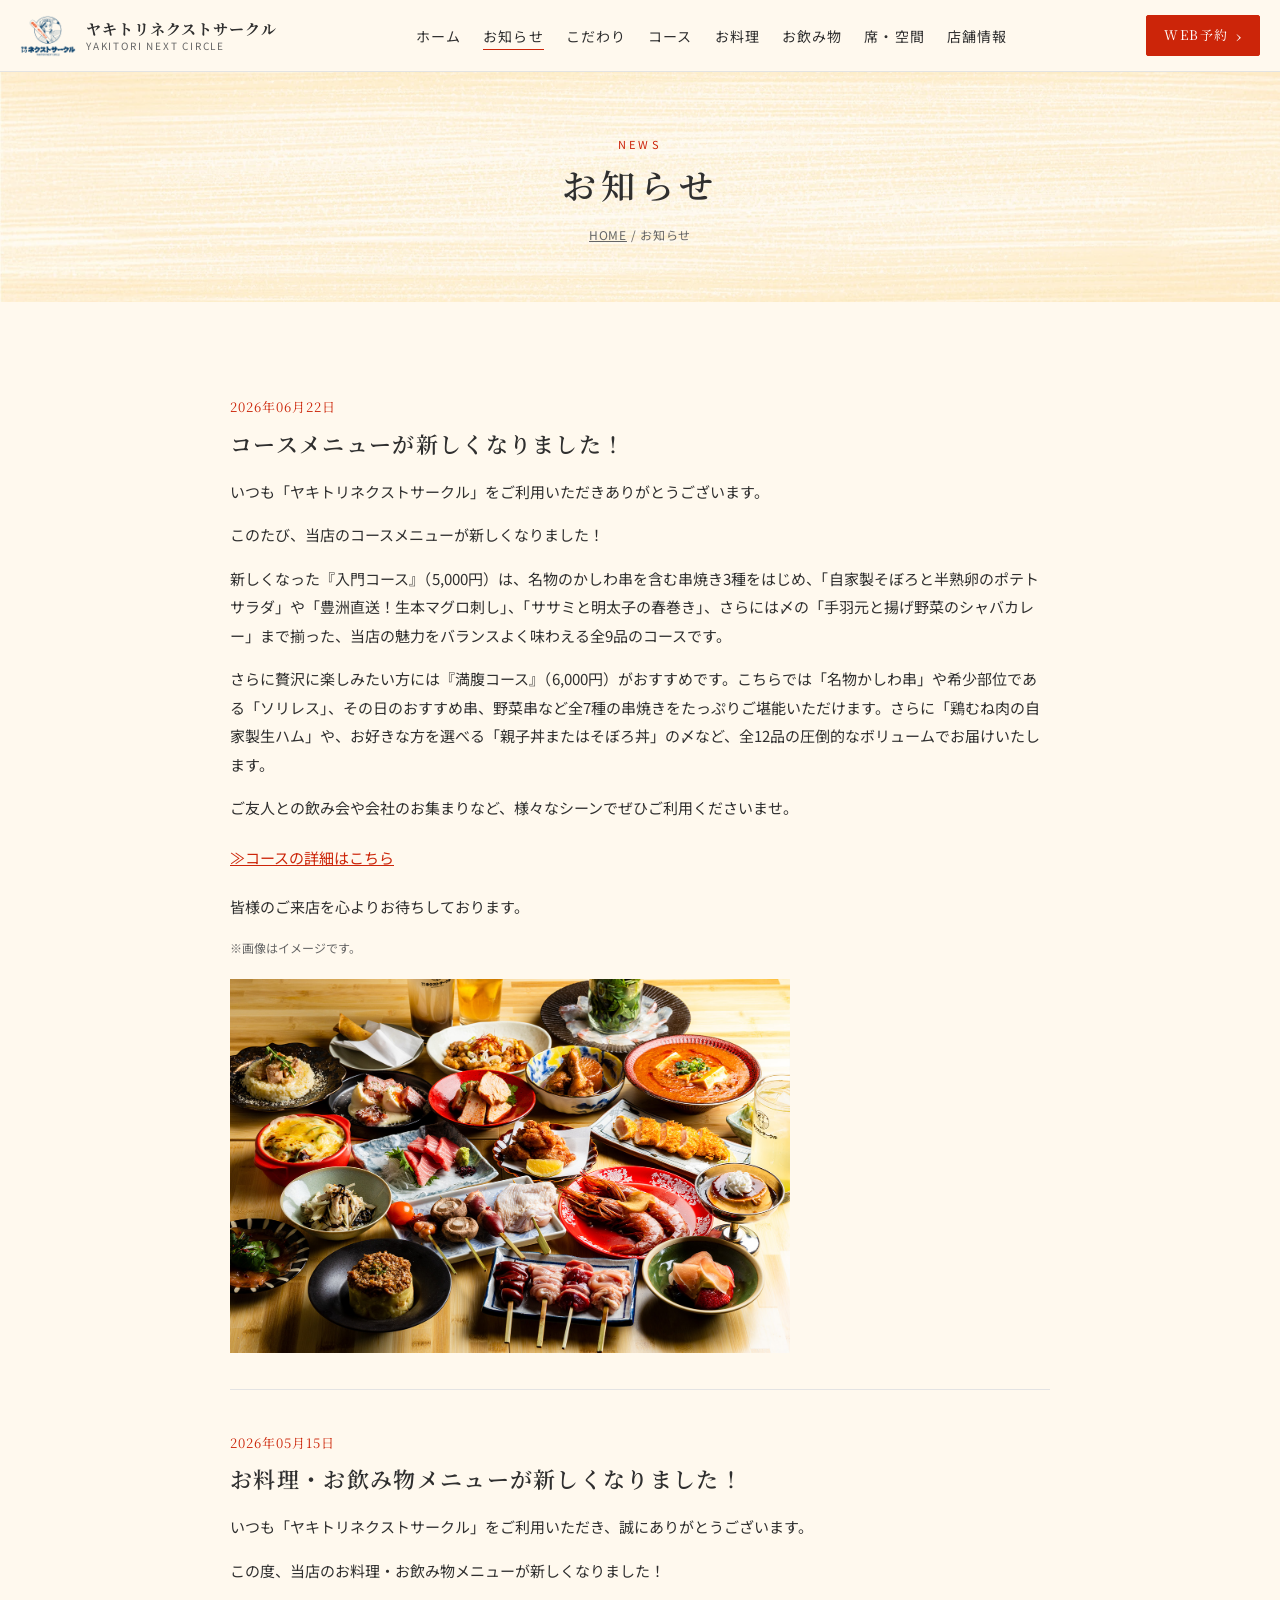
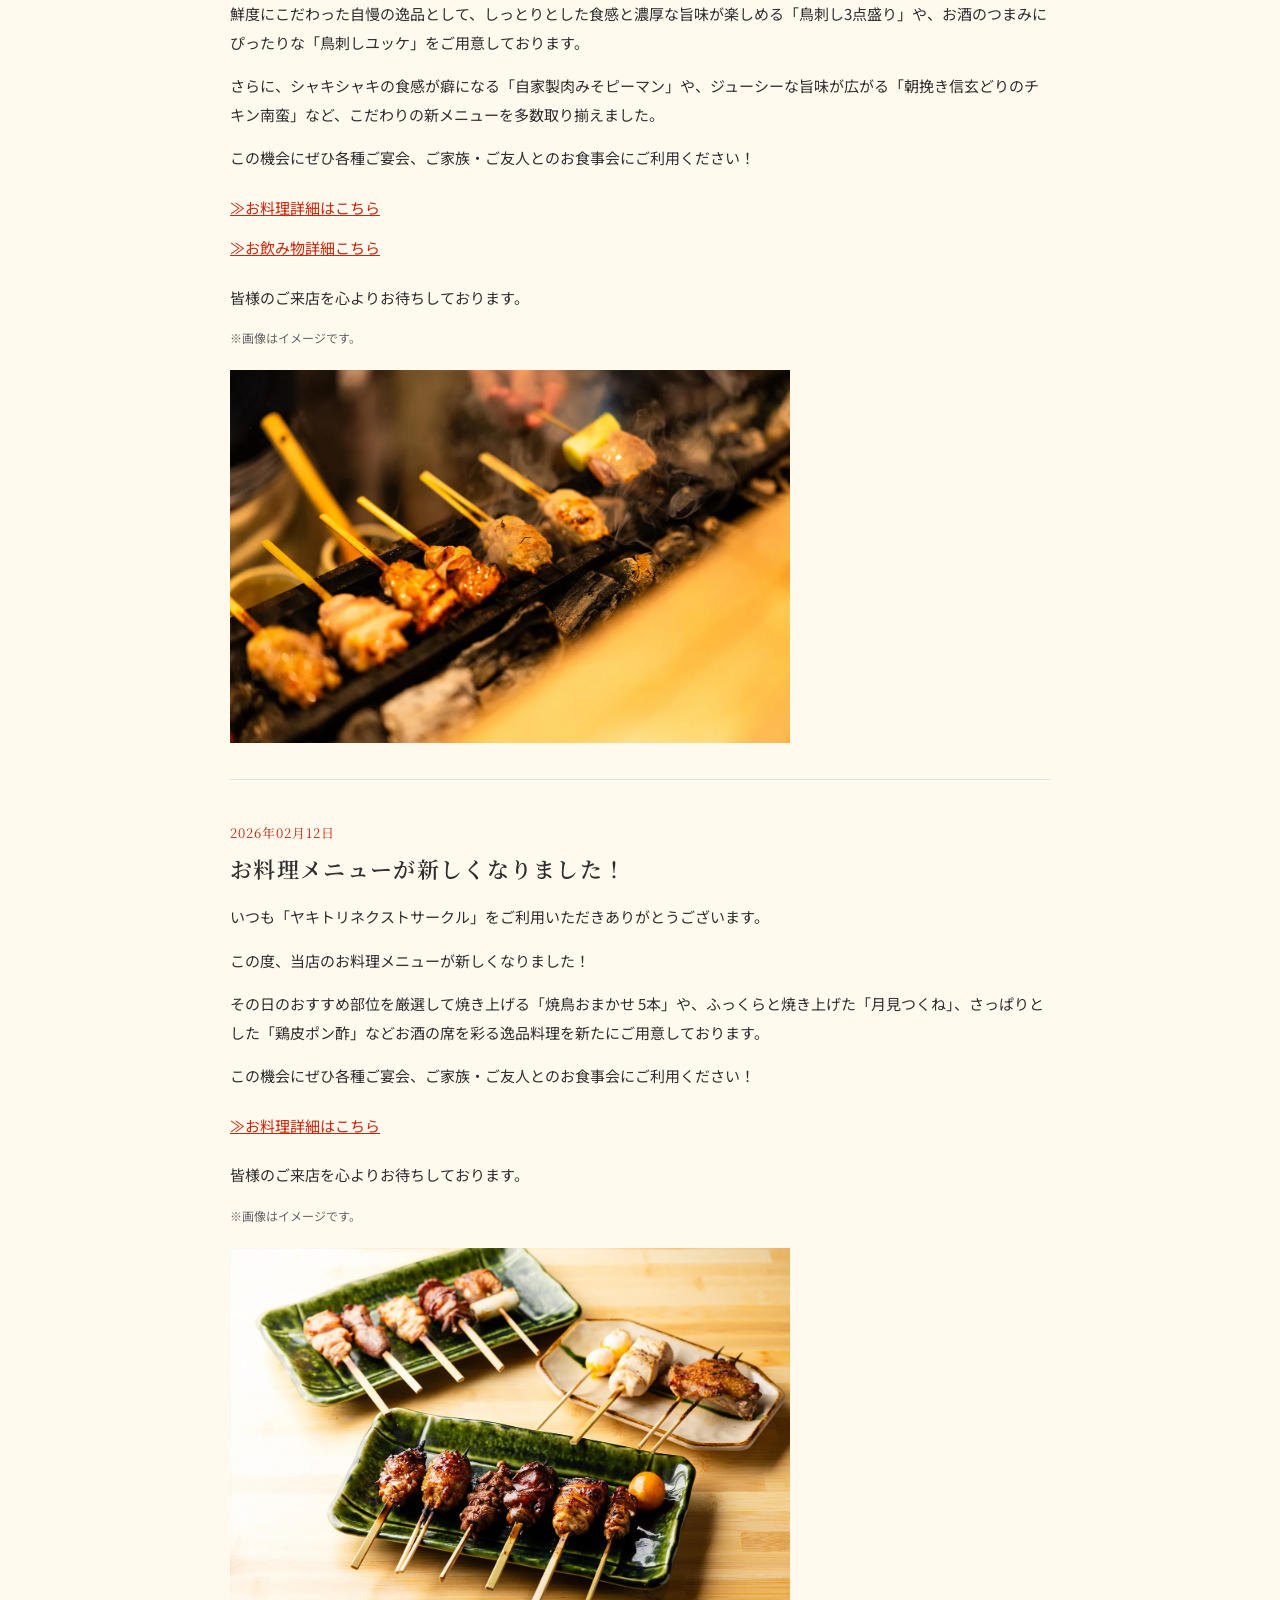
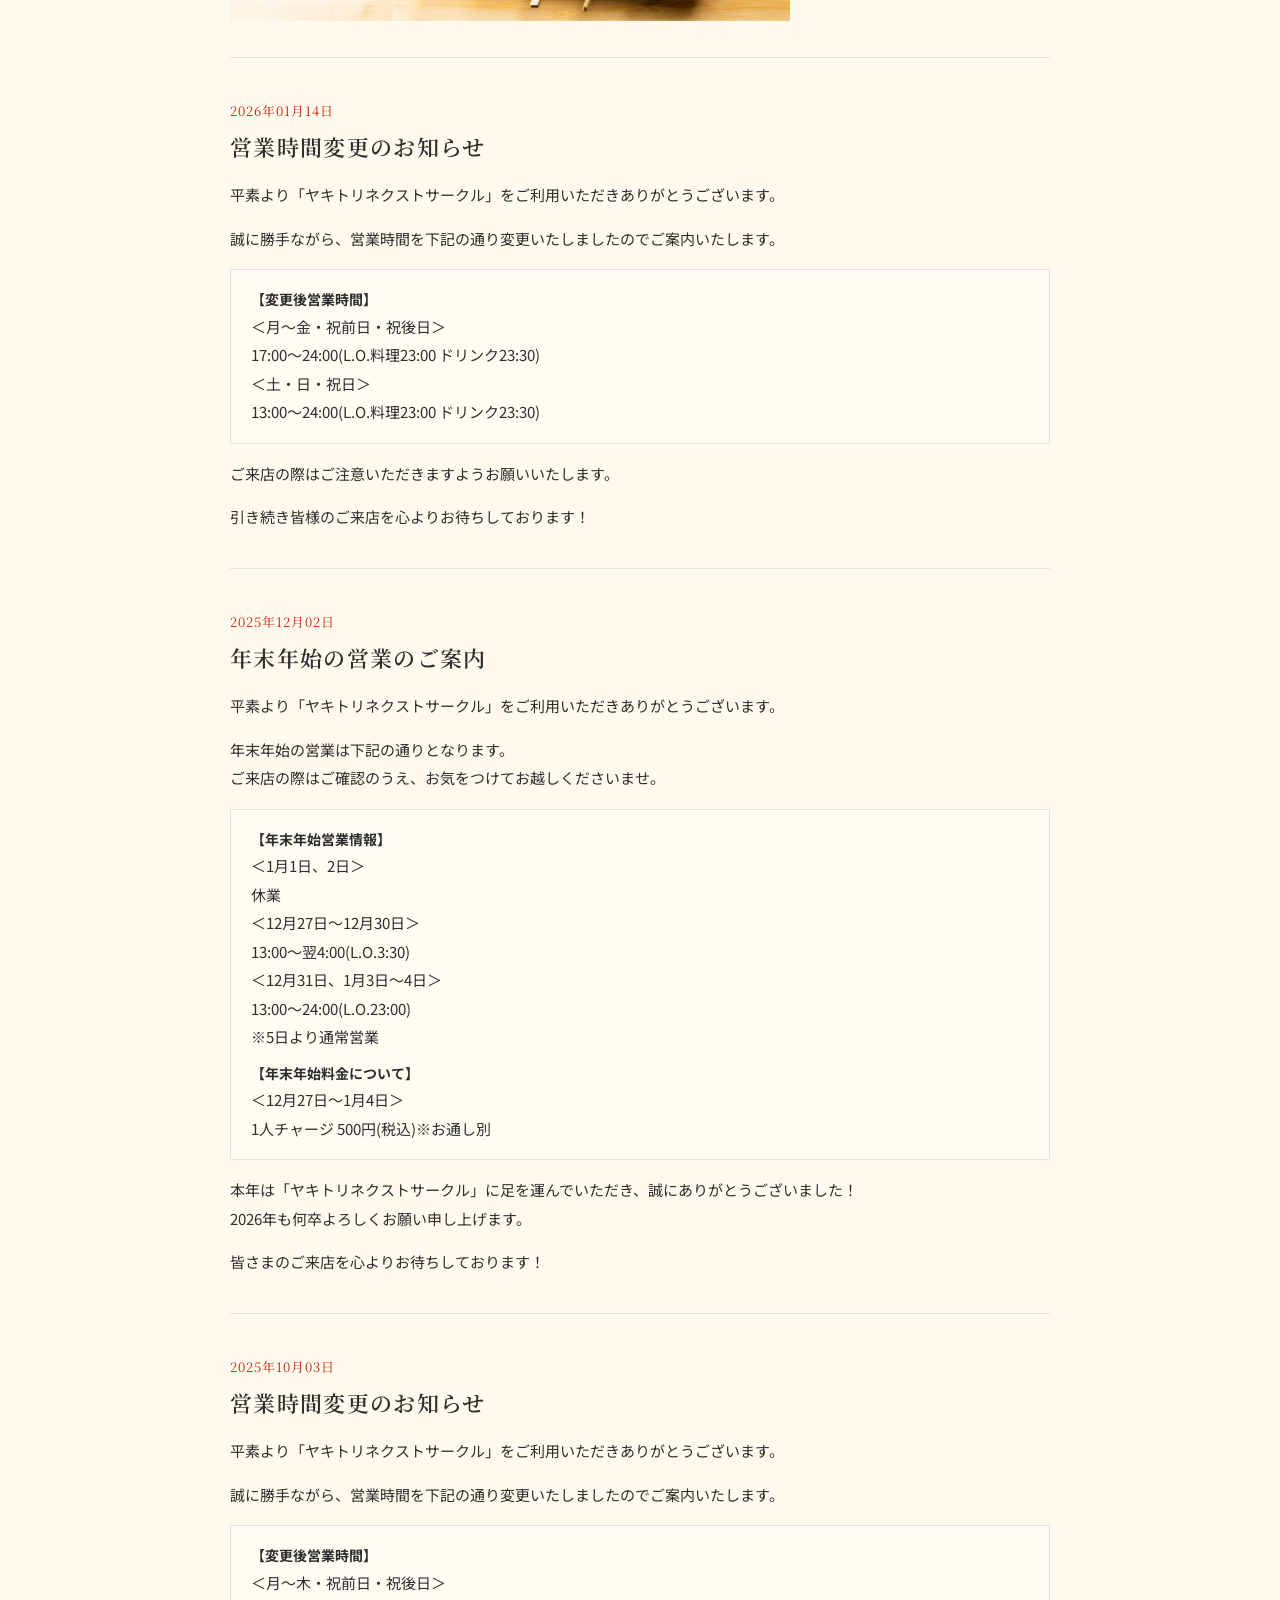
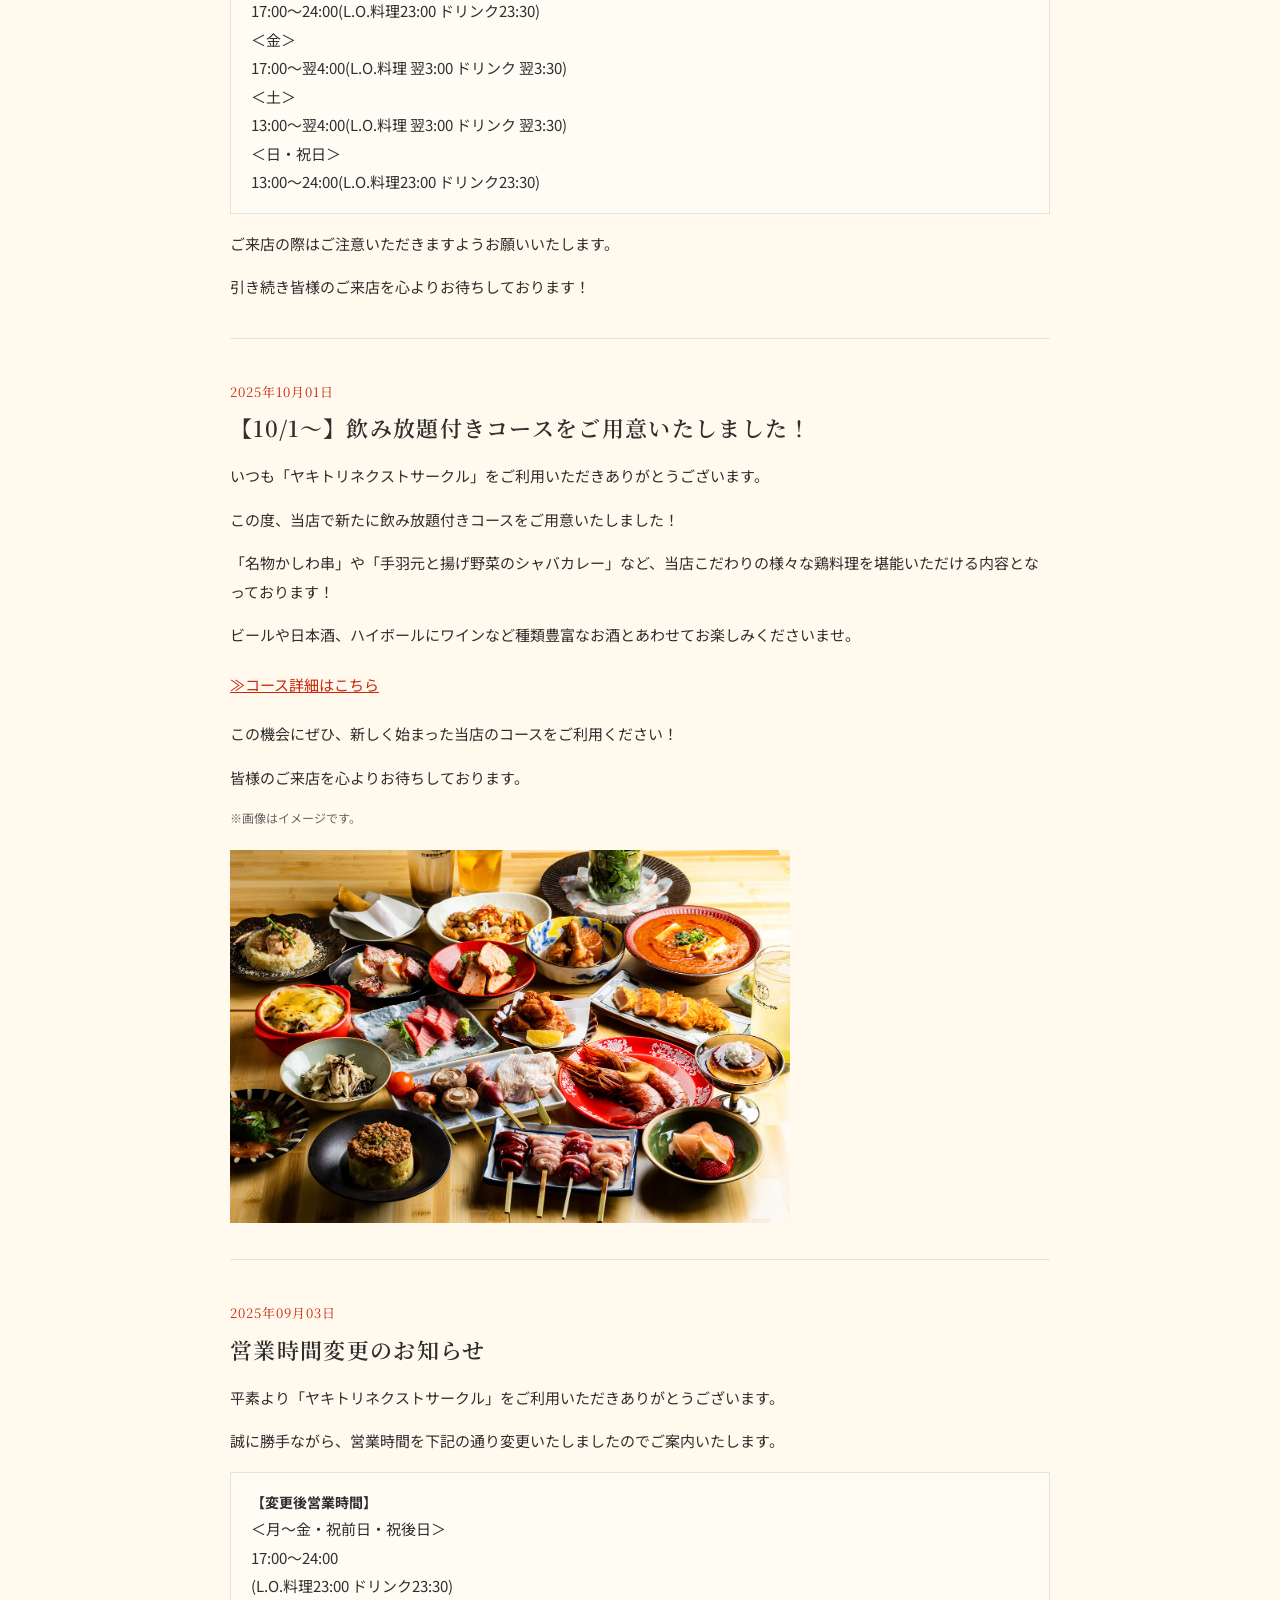
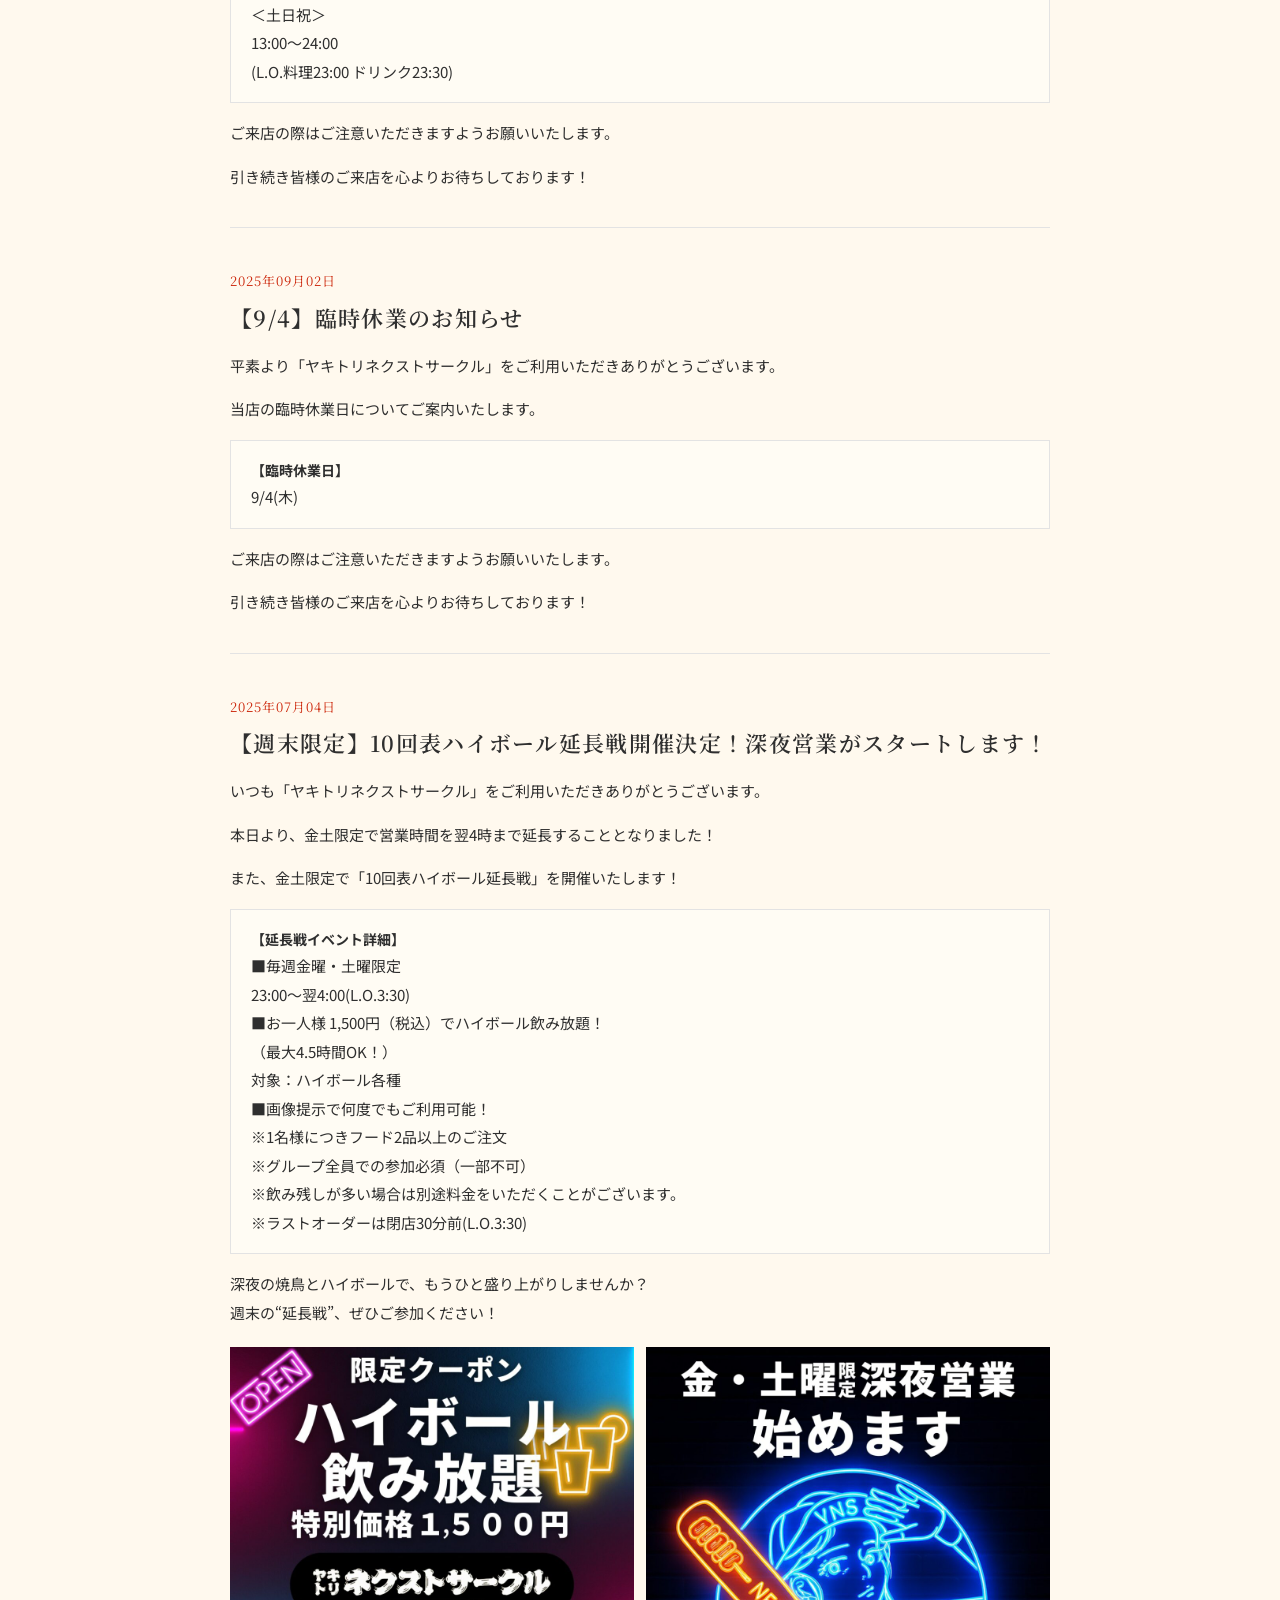
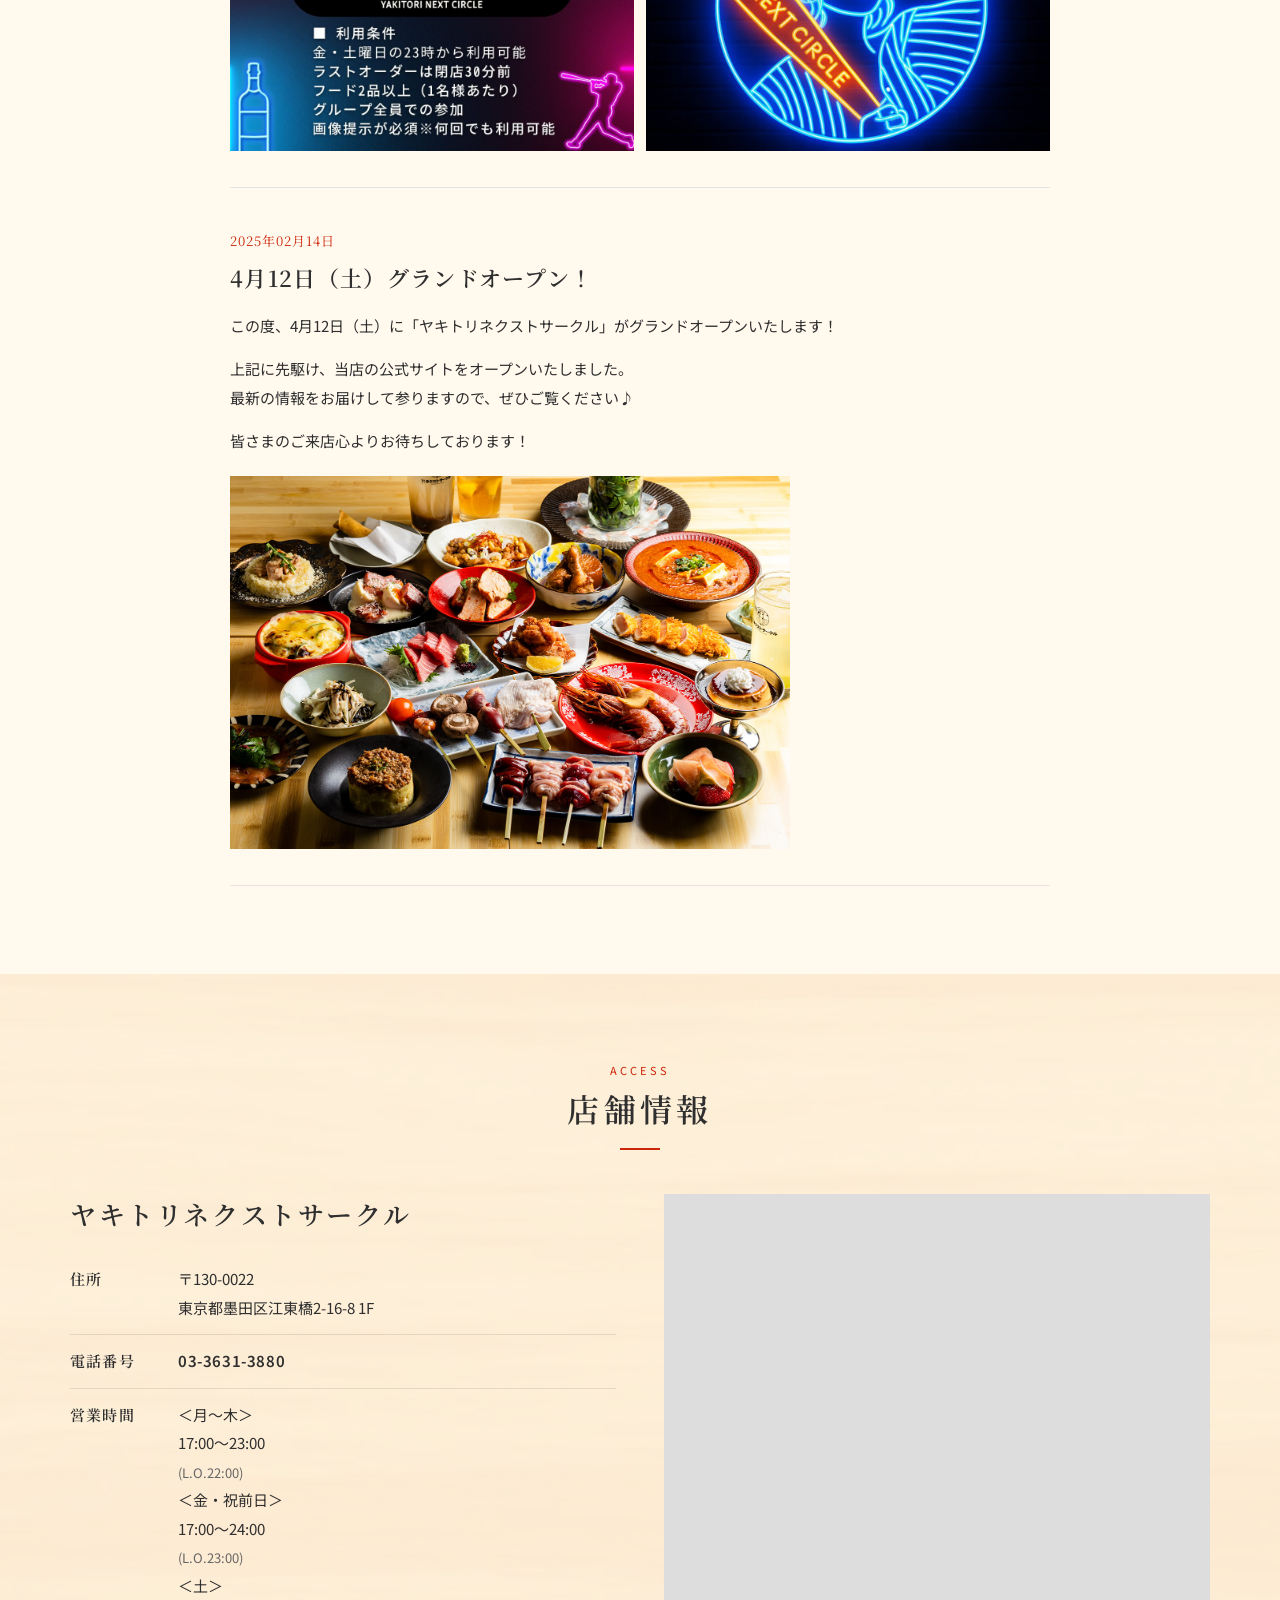
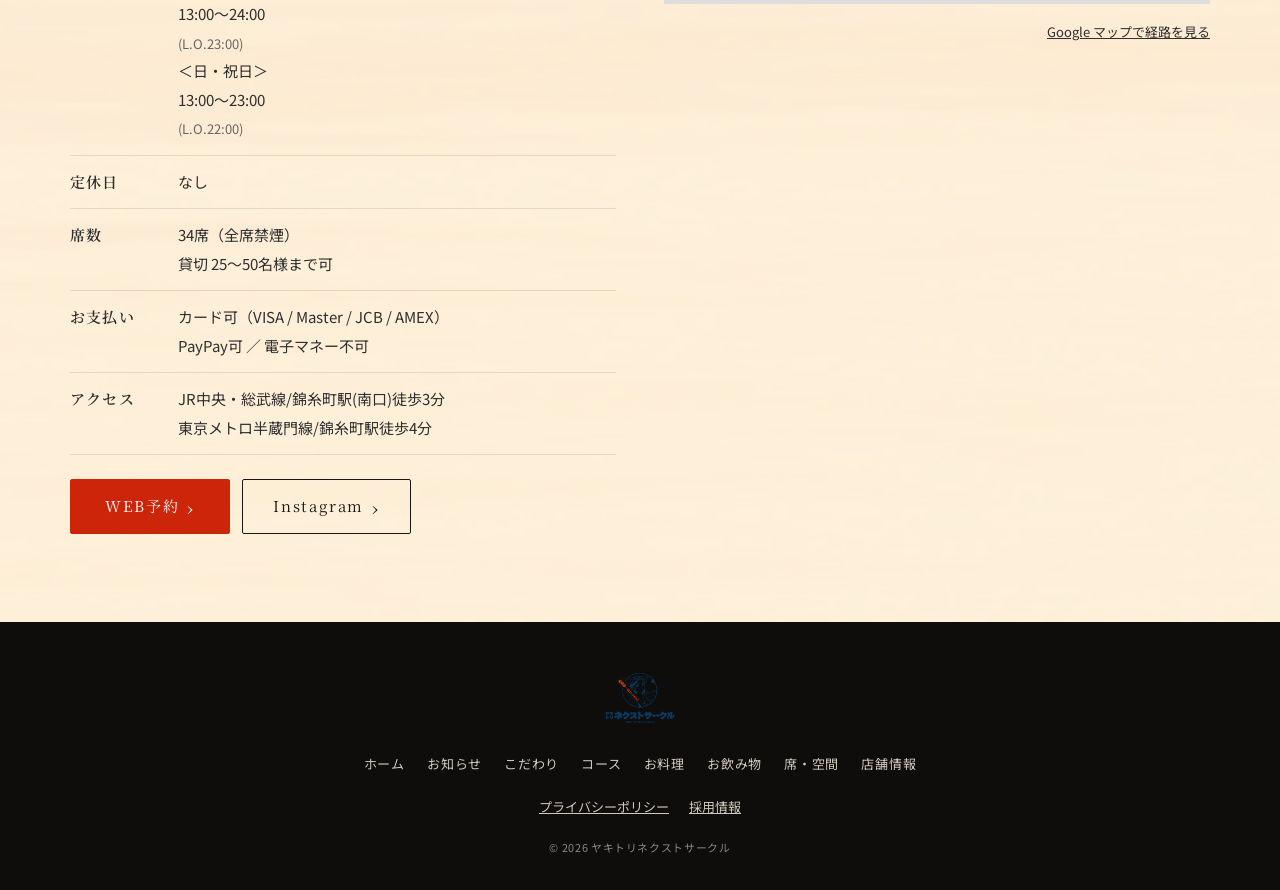
<file: information/index.html>
<!DOCTYPE html>
<html lang="ja">
<head>
  <meta charset="UTF-8">
  <meta name="viewport" content="width=device-width, initial-scale=1.0">
  <title>お知らせ | ヤキトリネクストサークル</title>
  <meta name="description" content="ヤキトリネクストサークルからのお知らせ一覧。新メニュー、営業時間の変更、年末年始の営業、イベントなどの最新情報をお届けします。">
  <meta property="og:locale" content="ja_JP">
  <meta property="og:type" content="article">
  <meta property="og:title" content="お知らせ | ヤキトリネクストサークル">
  <meta property="og:description" content="ヤキトリネクストサークルからのお知らせ一覧。新メニュー、営業時間の変更、年末年始の営業、イベントなどの最新情報をお届けします。">
  <meta property="og:url" content="https://yakitori-nextcircle.com/information/">
  <meta property="og:site_name" content="【公式】ヤキトリネクストサークル">
  <meta property="og:image" content="https://yakitori-nextcircle.com/images/ogp.jpg">
  <meta name="twitter:card" content="summary_large_image">
  <link rel="canonical" href="https://yakitori-nextcircle.com/information/">
  <link rel="icon" href="../images/logo.png" type="image/png">
  <link rel="apple-touch-icon" href="../images/logo.png">
  <link rel="preconnect" href="https://fonts.googleapis.com">
  <link rel="preconnect" href="https://fonts.gstatic.com" crossorigin>
  <link href="https://fonts.googleapis.com/css2?family=Noto+Sans+JP:wght@400;500;700&family=Noto+Serif+JP:wght@500;600;700&display=swap" rel="stylesheet">
  <link rel="stylesheet" href="../css/style.css">
</head>
<body>
  <header class="site-header">
    <div class="site-header__inner">
      <a class="site-header__logo" href="../">
        <img src="../images/logo.png" alt="" width="56" height="56">
        <span>ヤキトリネクストサークル<small>YAKITORI NEXT CIRCLE</small></span>
      </a>
      <nav class="global-nav" id="global-nav" aria-label="グローバルナビゲーション">
        <ul>
        <li><a href="../">ホーム</a></li>
        <li><a href="../information/" aria-current="page">お知らせ</a></li>
        <li><a href="../concept/">こだわり</a></li>
        <li><a href="../course/">コース</a></li>
        <li><a href="../food/">お料理</a></li>
        <li><a href="../drink/">お飲み物</a></li>
        <li><a href="../space/">席・空間</a></li>
        <li><a href="../#access">店舗情報</a></li>
        <li class="nav-reserve"><a class="btn btn--accent" href="https://yoyaku.tabelog.com/yoyaku/net_booking_form/index?rcd=13307488" target="_blank" rel="noopener">WEB予約</a></li>
        </ul>
      </nav>
      <div class="site-header__actions">
        <a class="btn btn--accent header-reserve" href="https://yoyaku.tabelog.com/yoyaku/net_booking_form/index?rcd=13307488" target="_blank" rel="noopener">WEB予約</a>
        <button class="nav-toggle" type="button" aria-controls="global-nav" aria-expanded="false" aria-label="メニューを開く">
          <span></span><span></span><span></span>
        </button>
      </div>
    </div>
  </header>
  <main>
    <div class="page-header">
      <div class="container">
        <h1><small>NEWS</small>お知らせ</h1>
        <p class="breadcrumb"><a href="../">HOME</a> / お知らせ</p>
      </div>
    </div>

    <section class="section">
      <div class="container--narrow">
        <article class="news-article" id="news-9306">
          <time datetime="2026-06-22">2026年06月22日</time>
          <h2>コースメニューが新しくなりました！</h2>
<p>いつも「ヤキトリネクストサークル」をご利用いただきありがとうございます。</p>
<p>このたび、当店のコースメニューが新しくなりました！</p>
<p>新しくなった『入門コース』（5,000円）は、名物のかしわ串を含む串焼き3種をはじめ、「自家製そぼろと半熟卵のポテトサラダ」や「豊洲直送！生本マグロ刺し」、「ササミと明太子の春巻き」、さらには〆の「手羽元と揚げ野菜のシャバカレー」まで揃った、当店の魅力をバランスよく味わえる全9品のコースです。</p>
<p>さらに贅沢に楽しみたい方には『満腹コース』（6,000円）がおすすめです。こちらでは「名物かしわ串」や希少部位である「ソリレス」、その日のおすすめ串、野菜串など全7種の串焼きをたっぷりご堪能いただけます。さらに「鶏むね肉の自家製生ハム」や、お好きな方を選べる「親子丼またはそぼろ丼」の〆など、全12品の圧倒的なボリュームでお届けいたします。</p>
<p>ご友人との飲み会や会社のお集まりなど、様々なシーンでぜひご利用くださいませ。</p>
<p><a class="more" href="../course/">≫コースの詳細はこちら</a></p>
<p>皆様のご来店を心よりお待ちしております。</p>
<p class="note">※画像はイメージです。</p>
<figure class="single"><img src="../images/top-course.jpg" alt="コース料理のイメージ" loading="lazy"></figure>
        </article>
        <article class="news-article" id="news-9264">
          <time datetime="2026-05-15">2026年05月15日</time>
          <h2>お料理・お飲み物メニューが新しくなりました！</h2>
<p>いつも「ヤキトリネクストサークル」をご利用いただき、誠にありがとうございます。</p>
<p>この度、当店のお料理・お飲み物メニューが新しくなりました！</p>
<p>鮮度にこだわった自慢の逸品として、しっとりとした食感と濃厚な旨味が楽しめる「鳥刺し3点盛り」や、お酒のつまみにぴったりな「鳥刺しユッケ」をご用意しております。</p>
<p>さらに、シャキシャキの食感が癖になる「自家製肉みそピーマン」や、ジューシーな旨味が広がる「朝挽き信玄どりのチキン南蛮」など、こだわりの新メニューを多数取り揃えました。</p>
<p>この機会にぜひ各種ご宴会、ご家族・ご友人とのお食事会にご利用ください！</p>
<p><a class="more" href="../food/">≫お料理詳細はこちら</a><br><a class="more" href="../drink/">≫お飲み物詳細こちら</a></p>
<p>皆様のご来店を心よりお待ちしております。</p>
<p class="note">※画像はイメージです。</p>
<figure class="single"><img src="../images/carousel-01.webp" alt="お料理のイメージ" loading="lazy"></figure>
        </article>
        <article class="news-article" id="news-9188">
          <time datetime="2026-02-12">2026年02月12日</time>
          <h2>お料理メニューが新しくなりました！</h2>
<p>いつも「ヤキトリネクストサークル」をご利用いただきありがとうございます。</p>
<p>この度、当店のお料理メニューが新しくなりました！</p>
<p>その日のおすすめ部位を厳選して焼き上げる「焼鳥おまかせ 5本」や、ふっくらと焼き上げた「月見つくね」、さっぱりとした「鶏皮ポン酢」などお酒の席を彩る逸品料理を新たにご用意しております。</p>
<p>この機会にぜひ各種ご宴会、ご家族・ご友人とのお食事会にご利用ください！</p>
<p><a class="more" href="../food/">≫お料理詳細はこちら</a></p>
<p>皆様のご来店を心よりお待ちしております。</p>
<p class="note">※画像はイメージです。</p>
<figure class="single"><img src="../images/food-yakitori.webp" alt="焼鳥のイメージ" loading="lazy"></figure>
        </article>
        <article class="news-article" id="news-9168">
          <time datetime="2026-01-14">2026年01月14日</time>
          <h2>営業時間変更のお知らせ</h2>
<p>平素より「ヤキトリネクストサークル」をご利用いただきありがとうございます。</p>
<p>誠に勝手ながら、営業時間を下記の通り変更いたしましたのでご案内いたします。</p>
<div class="hours">
<b>【変更後営業時間】</b>
<p>＜月～金・祝前日・祝後日＞<br>17:00～24:00(L.O.料理23:00 ドリンク23:30)</p>
<p>＜土・日・祝日＞<br>13:00～24:00(L.O.料理23:00 ドリンク23:30)</p>
</div>
<p>ご来店の際はご注意いただきますようお願いいたします。</p>
<p>引き続き皆様のご来店を心よりお待ちしております！</p>
        </article>
        <article class="news-article" id="news-9155">
          <time datetime="2025-12-02">2025年12月02日</time>
          <h2>年末年始の営業のご案内</h2>
<p>平素より「ヤキトリネクストサークル」をご利用いただきありがとうございます。</p>
<p>年末年始の営業は下記の通りとなります。<br>ご来店の際はご確認のうえ、お気をつけてお越しくださいませ。</p>
<div class="hours">
<b>【年末年始営業情報】</b>
<p>＜1月1日、2日＞<br>休業</p>
<p>＜12月27日〜12月30日＞<br>13:00～翌4:00(L.O.3:30)</p>
<p>＜12月31日、1月3日～4日＞<br>13:00～24:00(L.O.23:00)</p>
<p>※5日より通常営業</p>
<b>【年末年始料金について】</b>
<p>＜12月27日〜1月4日＞<br>1人チャージ 500円(税込)※お通し別</p>
</div>
<p>本年は「ヤキトリネクストサークル」に足を運んでいただき、誠にありがとうございました！<br>2026年も何卒よろしくお願い申し上げます。</p>
<p>皆さまのご来店を心よりお待ちしております！</p>
        </article>
        <article class="news-article" id="news-9139">
          <time datetime="2025-10-03">2025年10月03日</time>
          <h2>営業時間変更のお知らせ</h2>
<p>平素より「ヤキトリネクストサークル」をご利用いただきありがとうございます。</p>
<p>誠に勝手ながら、営業時間を下記の通り変更いたしましたのでご案内いたします。</p>
<div class="hours">
<b>【変更後営業時間】</b>
<p>＜月～木・祝前日・祝後日＞<br>17:00～24:00(L.O.料理23:00 ドリンク23:30)</p>
<p>＜金＞<br>17:00～翌4:00(L.O.料理 翌3:00 ドリンク 翌3:30)</p>
<p>＜土＞<br>13:00～翌4:00(L.O.料理 翌3:00 ドリンク 翌3:30)</p>
<p>＜日・祝日＞<br>13:00～24:00(L.O.料理23:00 ドリンク23:30)</p>
</div>
<p>ご来店の際はご注意いただきますようお願いいたします。</p>
<p>引き続き皆様のご来店を心よりお待ちしております！</p>
        </article>
        <article class="news-article" id="news-9070">
          <time datetime="2025-10-01">2025年10月01日</time>
          <h2>【10/1～】飲み放題付きコースをご用意いたしました！</h2>
<p>いつも「ヤキトリネクストサークル」をご利用いただきありがとうございます。</p>
<p>この度、当店で新たに飲み放題付きコースをご用意いたしました！</p>
<p>「名物かしわ串」や「手羽元と揚げ野菜のシャバカレー」など、当店こだわりの様々な鶏料理を堪能いただける内容となっております！</p>
<p>ビールや日本酒、ハイボールにワインなど種類豊富なお酒とあわせてお楽しみくださいませ。</p>
<p><a class="more" href="../course/">≫コース詳細はこちら</a></p>
<p>この機会にぜひ、新しく始まった当店のコースをご利用ください！</p>
<p>皆様のご来店を心よりお待ちしております。</p>
<p class="note">※画像はイメージです。</p>
<figure class="single"><img src="../images/top-course.jpg" alt="コース料理のイメージ" loading="lazy"></figure>
        </article>
        <article class="news-article" id="news-9050">
          <time datetime="2025-09-03">2025年09月03日</time>
          <h2>営業時間変更のお知らせ</h2>
<p>平素より「ヤキトリネクストサークル」をご利用いただきありがとうございます。</p>
<p>誠に勝手ながら、営業時間を下記の通り変更いたしましたのでご案内いたします。</p>
<div class="hours">
<b>【変更後営業時間】</b>
<p>＜月～金・祝前日・祝後日＞<br>17:00～24:00<br>(L.O.料理23:00 ドリンク23:30)</p>
<p>＜土日祝＞<br>13:00～24:00<br>(L.O.料理23:00 ドリンク23:30)</p>
</div>
<p>ご来店の際はご注意いただきますようお願いいたします。</p>
<p>引き続き皆様のご来店を心よりお待ちしております！</p>
        </article>
        <article class="news-article" id="news-9047">
          <time datetime="2025-09-02">2025年09月02日</time>
          <h2>【9/4】臨時休業のお知らせ</h2>
<p>平素より「ヤキトリネクストサークル」をご利用いただきありがとうございます。</p>
<p>当店の臨時休業日についてご案内いたします。</p>
<div class="hours">
<b>【臨時休業日】</b>
<p>9/4(木)</p>
</div>
<p>ご来店の際はご注意いただきますようお願いいたします。</p>
<p>引き続き皆様のご来店を心よりお待ちしております！</p>
        </article>
        <article class="news-article" id="news-9024">
          <time datetime="2025-07-04">2025年07月04日</time>
          <h2>【週末限定】10回表ハイボール延長戦開催決定！深夜営業がスタートします！</h2>
<p>いつも「ヤキトリネクストサークル」をご利用いただきありがとうございます。</p>
<p>本日より、金土限定で営業時間を翌4時まで延長することとなりました！</p>
<p>また、金土限定で「10回表ハイボール延長戦」を開催いたします！</p>
<div class="hours">
<b>【延長戦イベント詳細】</b>
<p>■毎週金曜・土曜限定<br>23:00〜翌4:00(L.O.3:30)</p>
<p>■お一人様 1,500円（税込）でハイボール飲み放題！<br>（最大4.5時間OK！）<br>対象：ハイボール各種</p>
<p>■画像提示で何度でもご利用可能！</p>
<p>※1名様につきフード2品以上のご注文<br>※グループ全員での参加必須（一部不可）<br>※飲み残しが多い場合は別途料金をいただくことがございます。<br>※ラストオーダーは閉店30分前(L.O.3:30)</p>
</div>
<p>深夜の焼鳥とハイボールで、もうひと盛り上がりしませんか？<br>週末の“延長戦”、ぜひご参加ください！</p>
<figure><img src="../images/news-highball-01.jpg" alt="10回表ハイボール延長戦 告知画像1" loading="lazy"><img src="../images/news-highball-02.jpg" alt="10回表ハイボール延長戦 告知画像2" loading="lazy"></figure>
        </article>
        <article class="news-article" id="news-2282">
          <time datetime="2025-02-14">2025年02月14日</time>
          <h2>4月12日（土）グランドオープン！</h2>
<p>この度、4月12日（土）に「ヤキトリネクストサークル」がグランドオープンいたします！</p>
<p>上記に先駆け、当店の公式サイトをオープンいたしました。<br>最新の情報をお届けして参りますので、ぜひご覧ください♪</p>
<p>皆さまのご来店心よりお待ちしております！</p>
<figure class="single"><img src="../images/top-course.jpg" alt="ヤキトリネクストサークルの料理" loading="lazy"></figure>
        </article>
      </div>
    </section>
    <section class="section access" id="access">
      <div class="container">
        <h2 class="section__title"><small>ACCESS</small>店舗情報</h2>
        <div class="access__grid">
          <div>
            <h3 class="access__name">ヤキトリネクストサークル</h3>
            <dl>
              <div>
                <dt>住所</dt>
                <dd>〒130-0022<br>東京都墨田区江東橋2-16-8 1F</dd>
              </div>
              <div>
                <dt>電話番号</dt>
                <dd><a href="tel:03-3631-3880">03-3631-3880</a></dd>
              </div>
              <div>
                <dt>営業時間</dt>
                <dd class="access__hours">
                  <p>＜月～木＞<br>17:00～23:00<br><span class="note">(L.O.22:00)</span></p>
                  <p>＜金・祝前日＞<br>17:00～24:00<br><span class="note">(L.O.23:00)</span></p>
                  <p>＜土＞<br>13:00～24:00<br><span class="note">(L.O.23:00)</span></p>
                  <p>＜日・祝日＞<br>13:00～23:00<br><span class="note">(L.O.22:00)</span></p>
                </dd>
              </div>
              <div>
                <dt>定休日</dt>
                <dd>なし</dd>
              </div>
              <div>
                <dt>席数</dt>
                <dd>34席（全席禁煙）<br>貸切 25～50名様まで可</dd>
              </div>
              <div>
                <dt>お支払い</dt>
                <dd>カード可（VISA / Master / JCB / AMEX）<br>PayPay可 ／ 電子マネー不可</dd>
              </div>
              <div>
                <dt>アクセス</dt>
                <dd>JR中央・総武線/錦糸町駅(南口)徒歩3分<br>東京メトロ半蔵門線/錦糸町駅徒歩4分</dd>
              </div>
            </dl>
            <div class="access__buttons">
              <a class="btn btn--accent" href="https://yoyaku.tabelog.com/yoyaku/net_booking_form/index?rcd=13307488" target="_blank" rel="noopener">WEB予約</a>
              <a class="btn btn--outline" href="https://www.instagram.com/yakitori_nextcircle/" target="_blank" rel="noopener">Instagram</a>
            </div>
          </div>
          <div>
            <iframe class="access__map" src="https://www.google.com/maps?q=%E3%80%92130-0022%20%E6%9D%B1%E4%BA%AC%E9%83%BD%E5%A2%A8%E7%94%B0%E5%8C%BA%E6%B1%9F%E6%9D%B1%E6%A9%8B2-16-8%201F&output=embed" title="ヤキトリネクストサークルの地図" loading="lazy" allowfullscreen referrerpolicy="no-referrer-when-downgrade"></iframe>
            <p class="access__map-link"><a href="https://www.google.com/maps/dir/?api=1&destination=%E3%83%A4%E3%82%AD%E3%83%88%E3%83%AA%E3%83%8D%E3%82%AF%E3%82%B9%E3%83%88%E3%82%B5%E3%83%BC%E3%82%AF%E3%83%AB" target="_blank" rel="noopener">Google マップで経路を見る</a></p>
          </div>
        </div>
      </div>
    </section>

  </main>

  <footer class="site-footer">
    <div class="container site-footer__inner">
      <img class="site-footer__logo" src="../images/logo.png" alt="ヤキトリネクストサークル">
      <nav class="site-footer__nav" aria-label="フッターナビゲーション">
        <a href="../">ホーム</a>
        <a href="../information/">お知らせ</a>
        <a href="../concept/">こだわり</a>
        <a href="../course/">コース</a>
        <a href="../food/">お料理</a>
        <a href="../drink/">お飲み物</a>
        <a href="../space/">席・空間</a>
        <a href="../#access">店舗情報</a>
      </nav>
      <div class="site-footer__links">
        <a href="../privacy/">プライバシーポリシー</a>
        <a href="https://pay-it-forward-corporate.com/recruit/" target="_blank" rel="noopener">採用情報</a>
      </div>
      <small>&copy; 2026 ヤキトリネクストサークル</small>
    </div>
  </footer>

  <nav class="bottom-bar" aria-label="クイックメニュー">
    <a href="tel:03-3631-3880">
      <svg viewBox="0 0 24 24" aria-hidden="true"><path d="M5 4h4l2 5-2.5 1.5a11 11 0 0 0 5 5L15 13l5 2v4a2 2 0 0 1-2 2A16 16 0 0 1 3 6a2 2 0 0 1 2-2z"/></svg>
      電話
    </a>
    <a href="https://www.google.com/maps/dir/?api=1&destination=%E3%83%A4%E3%82%AD%E3%83%88%E3%83%AA%E3%83%8D%E3%82%AF%E3%82%B9%E3%83%88%E3%82%B5%E3%83%BC%E3%82%AF%E3%83%AB" target="_blank" rel="noopener">
      <svg viewBox="0 0 24 24" aria-hidden="true"><path d="M12 22s7-7.5 7-12a7 7 0 1 0-14 0c0 4.5 7 12 7 12z"/><circle cx="12" cy="10" r="2.5"/></svg>
      地図
    </a>
    <a href="https://yoyaku.tabelog.com/yoyaku/net_booking_form/index?rcd=13307488" target="_blank" rel="noopener">
      <svg viewBox="0 0 24 24" aria-hidden="true"><rect x="3" y="5" width="18" height="16" rx="2"/><path d="M3 10h18M8 3v4M16 3v4"/></svg>
      WEB予約
    </a>
  </nav>
  <a class="pagetop" href="#" aria-label="ページ上部へ">&#8593;</a>

  <script src="../js/main.js"></script>
</body>
</html>
</file>
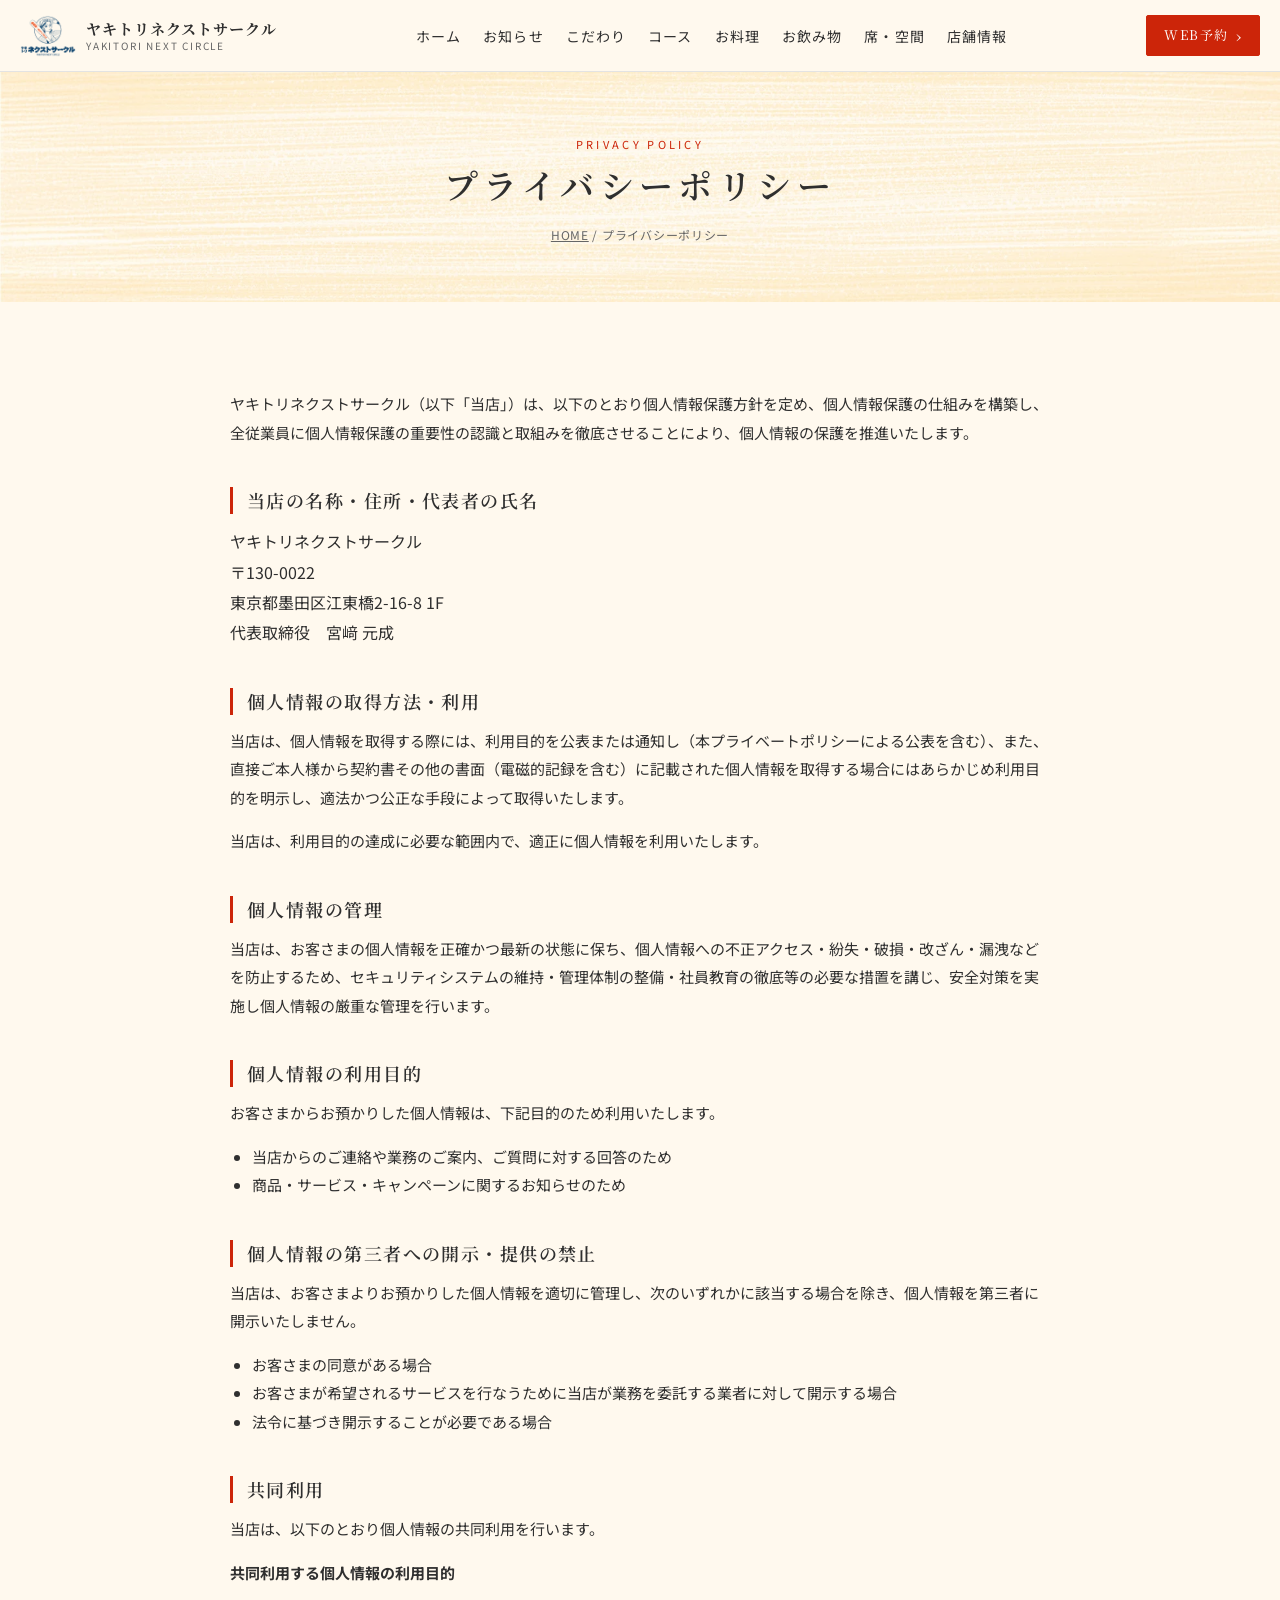
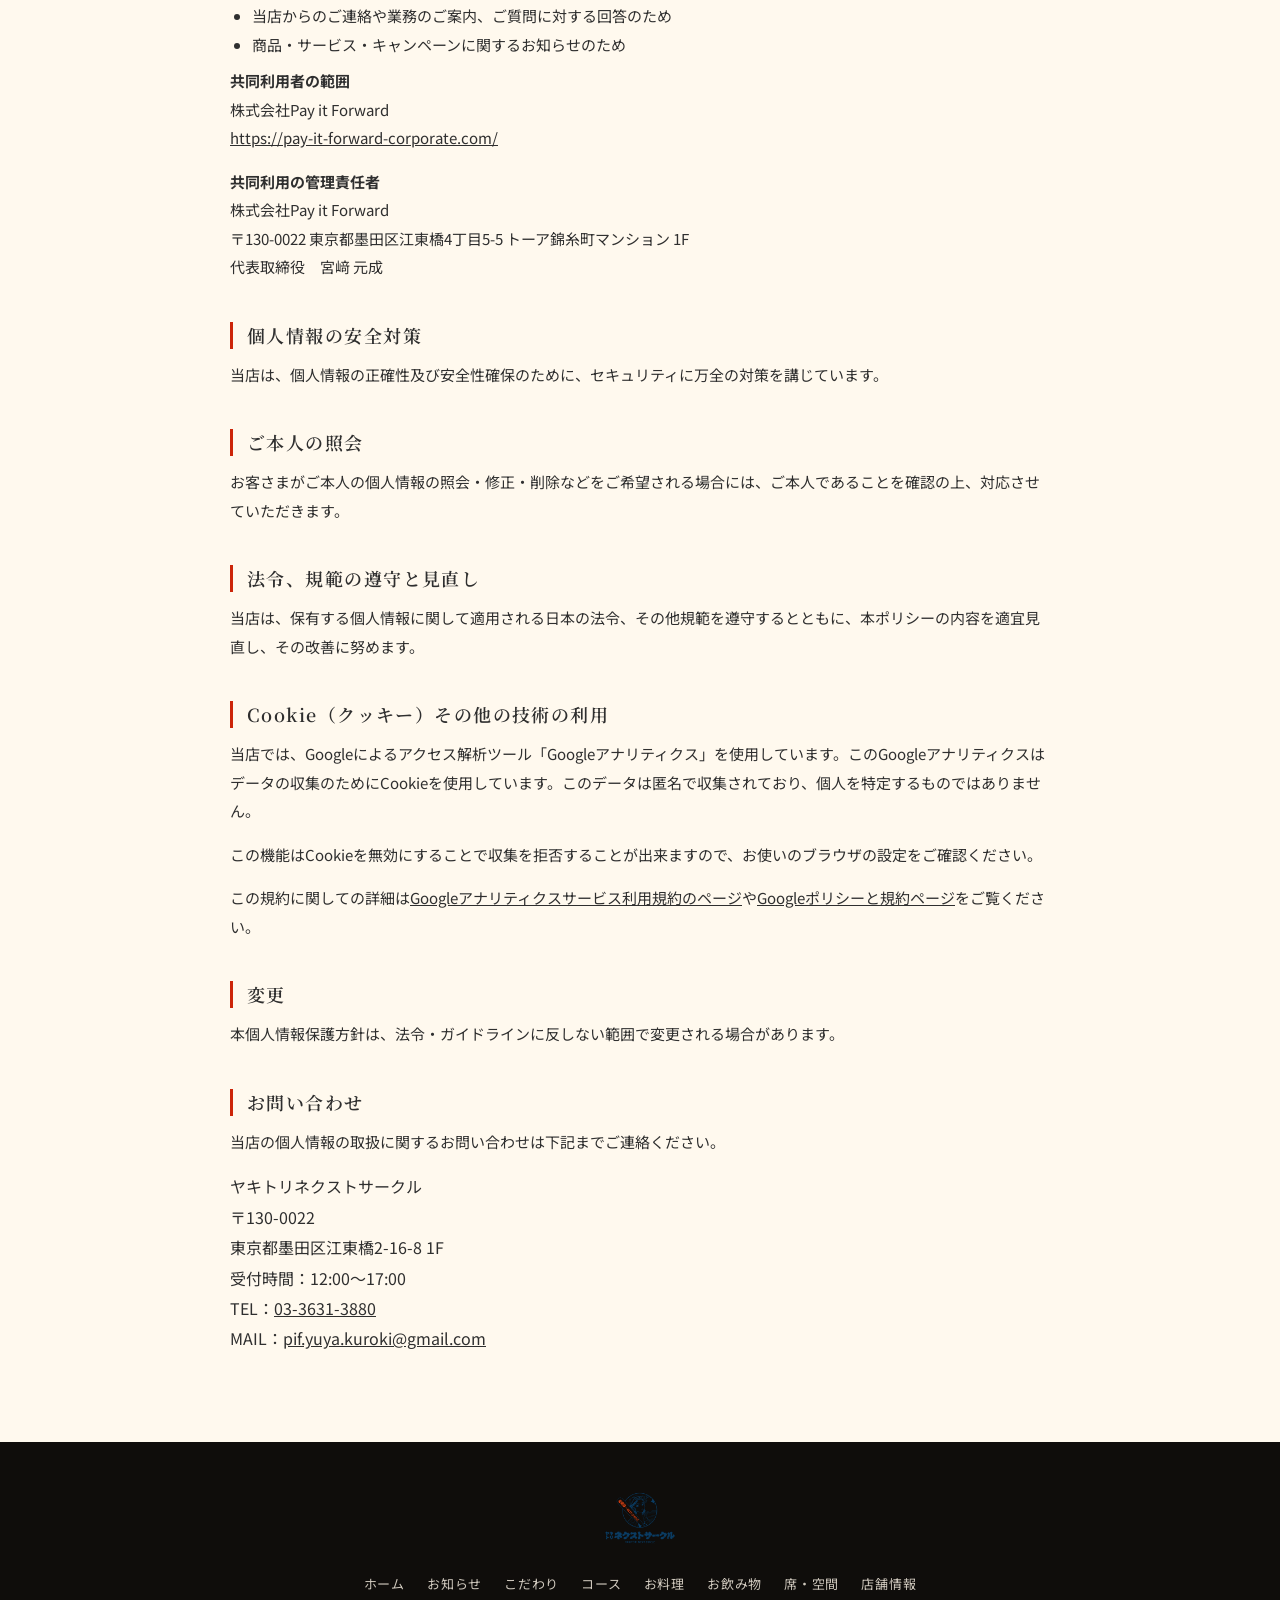
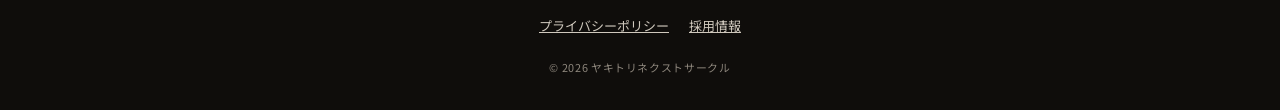
<file: privacy/index.html>
<!DOCTYPE html>
<html lang="ja">
<head>
  <meta charset="UTF-8">
  <meta name="viewport" content="width=device-width, initial-scale=1.0">
  <title>プライバシーポリシー | ヤキトリネクストサークル</title>
  <meta name="description" content="ヤキトリネクストサークルの個人情報保護方針（プライバシーポリシー）です。">
  <meta property="og:locale" content="ja_JP">
  <meta property="og:type" content="article">
  <meta property="og:title" content="プライバシーポリシー | ヤキトリネクストサークル">
  <meta property="og:description" content="ヤキトリネクストサークルの個人情報保護方針（プライバシーポリシー）です。">
  <meta property="og:url" content="https://yakitori-nextcircle.com/privacy/">
  <meta property="og:site_name" content="【公式】ヤキトリネクストサークル">
  <meta property="og:image" content="https://yakitori-nextcircle.com/images/ogp.jpg">
  <meta name="twitter:card" content="summary_large_image">
  <link rel="canonical" href="https://yakitori-nextcircle.com/privacy/">
  <link rel="icon" href="../images/logo.png" type="image/png">
  <link rel="apple-touch-icon" href="../images/logo.png">
  <link rel="preconnect" href="https://fonts.googleapis.com">
  <link rel="preconnect" href="https://fonts.gstatic.com" crossorigin>
  <link href="https://fonts.googleapis.com/css2?family=Noto+Sans+JP:wght@400;500;700&family=Noto+Serif+JP:wght@500;600;700&display=swap" rel="stylesheet">
  <link rel="stylesheet" href="../css/style.css">
</head>
<body>
  <header class="site-header">
    <div class="site-header__inner">
      <a class="site-header__logo" href="../">
        <img src="../images/logo.png" alt="" width="56" height="56">
        <span>ヤキトリネクストサークル<small>YAKITORI NEXT CIRCLE</small></span>
      </a>
      <nav class="global-nav" id="global-nav" aria-label="グローバルナビゲーション">
        <ul>
        <li><a href="../">ホーム</a></li>
        <li><a href="../information/">お知らせ</a></li>
        <li><a href="../concept/">こだわり</a></li>
        <li><a href="../course/">コース</a></li>
        <li><a href="../food/">お料理</a></li>
        <li><a href="../drink/">お飲み物</a></li>
        <li><a href="../space/">席・空間</a></li>
        <li><a href="../#access">店舗情報</a></li>
        <li class="nav-reserve"><a class="btn btn--accent" href="https://yoyaku.tabelog.com/yoyaku/net_booking_form/index?rcd=13307488" target="_blank" rel="noopener">WEB予約</a></li>
        </ul>
      </nav>
      <div class="site-header__actions">
        <a class="btn btn--accent header-reserve" href="https://yoyaku.tabelog.com/yoyaku/net_booking_form/index?rcd=13307488" target="_blank" rel="noopener">WEB予約</a>
        <button class="nav-toggle" type="button" aria-controls="global-nav" aria-expanded="false" aria-label="メニューを開く">
          <span></span><span></span><span></span>
        </button>
      </div>
    </div>
  </header>
  <main>
    <div class="page-header">
      <div class="container">
        <h1><small>PRIVACY POLICY</small>プライバシーポリシー</h1>
        <p class="breadcrumb"><a href="../">HOME</a> / プライバシーポリシー</p>
      </div>
    </div>

    <section class="section">
      <div class="container--narrow privacy">
        <p>ヤキトリネクストサークル（以下「当店」）は、以下のとおり個人情報保護方針を定め、個人情報保護の仕組みを構築し、全従業員に個人情報保護の重要性の認識と取組みを徹底させることにより、個人情報の保護を推進いたします。</p>

        <h3>当店の名称・住所・代表者の氏名</h3>
        <address>ヤキトリネクストサークル<br>〒130-0022<br>東京都墨田区江東橋2-16-8 1F<br>代表取締役　宮﨑 元成</address>

        <h3>個人情報の取得方法・利用</h3>
        <p>当店は、個人情報を取得する際には、利用目的を公表または通知し（本プライベートポリシーによる公表を含む）、また、直接ご本人様から契約書その他の書面（電磁的記録を含む）に記載された個人情報を取得する場合にはあらかじめ利用目的を明示し、適法かつ公正な手段によって取得いたします。</p>
        <p>当店は、利用目的の達成に必要な範囲内で、適正に個人情報を利用いたします。</p>

        <h3>個人情報の管理</h3>
        <p>当店は、お客さまの個人情報を正確かつ最新の状態に保ち、個人情報への不正アクセス・紛失・破損・改ざん・漏洩などを防止するため、セキュリティシステムの維持・管理体制の整備・社員教育の徹底等の必要な措置を講じ、安全対策を実施し個人情報の厳重な管理を行います。</p>

        <h3>個人情報の利用目的</h3>
        <p>お客さまからお預かりした個人情報は、下記目的のため利用いたします。</p>
        <ul>
          <li>当店からのご連絡や業務のご案内、ご質問に対する回答のため</li>
          <li>商品・サービス・キャンペーンに関するお知らせのため</li>
        </ul>

        <h3>個人情報の第三者への開示・提供の禁止</h3>
        <p>当店は、お客さまよりお預かりした個人情報を適切に管理し、次のいずれかに該当する場合を除き、個人情報を第三者に開示いたしません。</p>
        <ul>
          <li>お客さまの同意がある場合</li>
          <li>お客さまが希望されるサービスを行なうために当店が業務を委託する業者に対して開示する場合</li>
          <li>法令に基づき開示することが必要である場合</li>
        </ul>

        <h3>共同利用</h3>
        <p>当店は、以下のとおり個人情報の共同利用を行います。</p>
        <p><b>共同利用する個人情報の利用目的</b></p>
        <ul>
          <li>当店からのご連絡や業務のご案内、ご質問に対する回答のため</li>
          <li>商品・サービス・キャンペーンに関するお知らせのため</li>
        </ul>
        <p><b>共同利用者の範囲</b><br>株式会社Pay it Forward<br><a href="https://pay-it-forward-corporate.com/" target="_blank" rel="noopener">https://pay-it-forward-corporate.com/</a></p>
        <p><b>共同利用の管理責任者</b><br>株式会社Pay it Forward<br>〒130-0022 東京都墨田区江東橋4丁目5-5 トーア錦糸町マンション 1F<br>代表取締役　宮﨑 元成</p>

        <h3>個人情報の安全対策</h3>
        <p>当店は、個人情報の正確性及び安全性確保のために、セキュリティに万全の対策を講じています。</p>

        <h3>ご本人の照会</h3>
        <p>お客さまがご本人の個人情報の照会・修正・削除などをご希望される場合には、ご本人であることを確認の上、対応させていただきます。</p>

        <h3>法令、規範の遵守と見直し</h3>
        <p>当店は、保有する個人情報に関して適用される日本の法令、その他規範を遵守するとともに、本ポリシーの内容を適宜見直し、その改善に努めます。</p>

        <h3>Cookie（クッキー）その他の技術の利用</h3>
        <p>当店では、Googleによるアクセス解析ツール「Googleアナリティクス」を使用しています。このGoogleアナリティクスはデータの収集のためにCookieを使用しています。このデータは匿名で収集されており、個人を特定するものではありません。</p>
        <p>この機能はCookieを無効にすることで収集を拒否することが出来ますので、お使いのブラウザの設定をご確認ください。</p>
        <p>この規約に関しての詳細は<a href="https://marketingplatform.google.com/about/analytics/terms/jp/" target="_blank" rel="noopener">Googleアナリティクスサービス利用規約のページ</a>や<a href="https://policies.google.com/technologies/ads?hl=ja" target="_blank" rel="noopener">Googleポリシーと規約ページ</a>をご覧ください。</p>

        <h3>変更</h3>
        <p>本個人情報保護方針は、法令・ガイドラインに反しない範囲で変更される場合があります。</p>

        <h3>お問い合わせ</h3>
        <p>当店の個人情報の取扱に関するお問い合わせは下記までご連絡ください。</p>
        <address>ヤキトリネクストサークル<br>〒130-0022<br>東京都墨田区江東橋2-16-8 1F<br>受付時間：12:00～17:00<br>TEL：<a href="tel:03-3631-3880">03-3631-3880</a><br>MAIL：<a href="mailto:pif.yuya.kuroki@gmail.com">pif.yuya.kuroki@gmail.com</a></address>
      </div>
    </section>
  </main>

  <footer class="site-footer">
    <div class="container site-footer__inner">
      <img class="site-footer__logo" src="../images/logo.png" alt="ヤキトリネクストサークル">
      <nav class="site-footer__nav" aria-label="フッターナビゲーション">
        <a href="../">ホーム</a>
        <a href="../information/">お知らせ</a>
        <a href="../concept/">こだわり</a>
        <a href="../course/">コース</a>
        <a href="../food/">お料理</a>
        <a href="../drink/">お飲み物</a>
        <a href="../space/">席・空間</a>
        <a href="../#access">店舗情報</a>
      </nav>
      <div class="site-footer__links">
        <a href="../privacy/">プライバシーポリシー</a>
        <a href="https://pay-it-forward-corporate.com/recruit/" target="_blank" rel="noopener">採用情報</a>
      </div>
      <small>&copy; 2026 ヤキトリネクストサークル</small>
    </div>
  </footer>

  <nav class="bottom-bar" aria-label="クイックメニュー">
    <a href="tel:03-3631-3880">
      <svg viewBox="0 0 24 24" aria-hidden="true"><path d="M5 4h4l2 5-2.5 1.5a11 11 0 0 0 5 5L15 13l5 2v4a2 2 0 0 1-2 2A16 16 0 0 1 3 6a2 2 0 0 1 2-2z"/></svg>
      電話
    </a>
    <a href="https://www.google.com/maps/dir/?api=1&destination=%E3%83%A4%E3%82%AD%E3%83%88%E3%83%AA%E3%83%8D%E3%82%AF%E3%82%B9%E3%83%88%E3%82%B5%E3%83%BC%E3%82%AF%E3%83%AB" target="_blank" rel="noopener">
      <svg viewBox="0 0 24 24" aria-hidden="true"><path d="M12 22s7-7.5 7-12a7 7 0 1 0-14 0c0 4.5 7 12 7 12z"/><circle cx="12" cy="10" r="2.5"/></svg>
      地図
    </a>
    <a href="https://yoyaku.tabelog.com/yoyaku/net_booking_form/index?rcd=13307488" target="_blank" rel="noopener">
      <svg viewBox="0 0 24 24" aria-hidden="true"><rect x="3" y="5" width="18" height="16" rx="2"/><path d="M3 10h18M8 3v4M16 3v4"/></svg>
      WEB予約
    </a>
  </nav>
  <a class="pagetop" href="#" aria-label="ページ上部へ">&#8593;</a>

  <script src="../js/main.js"></script>
</body>
</html>
</file>
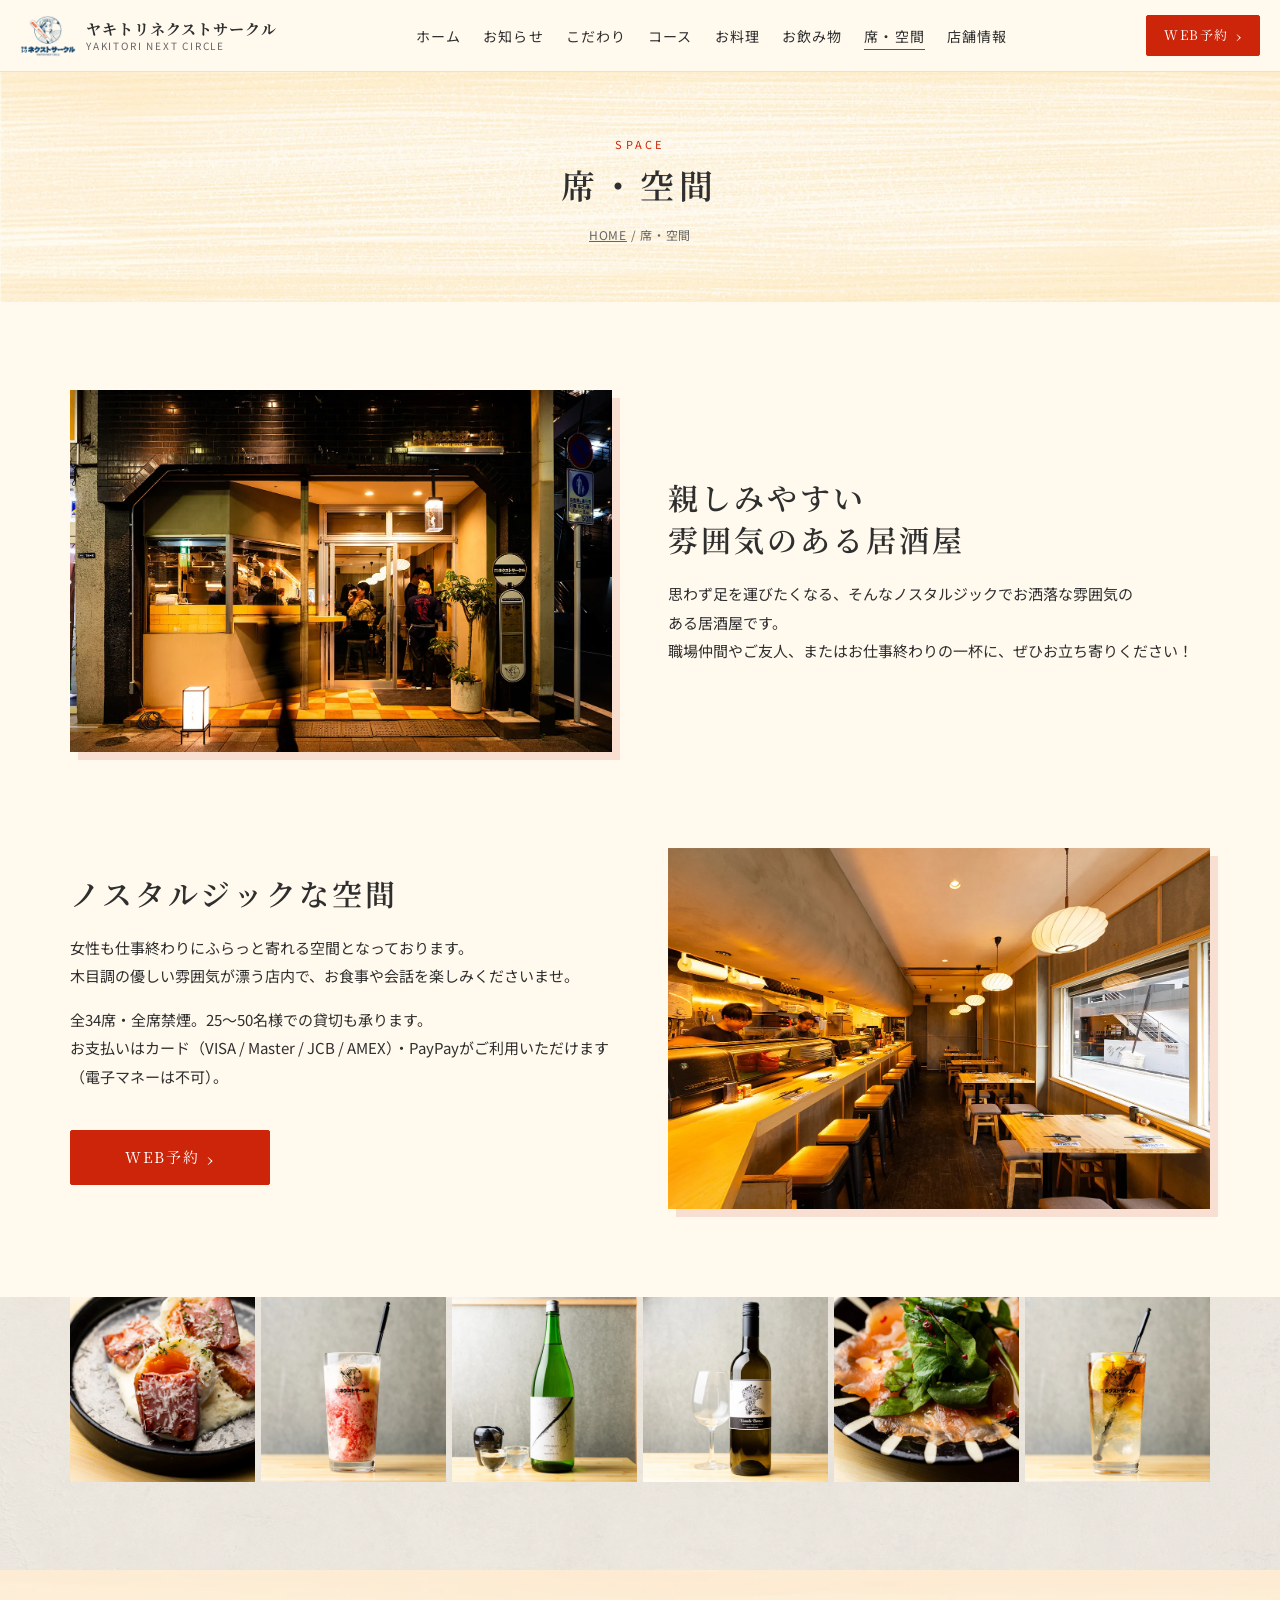
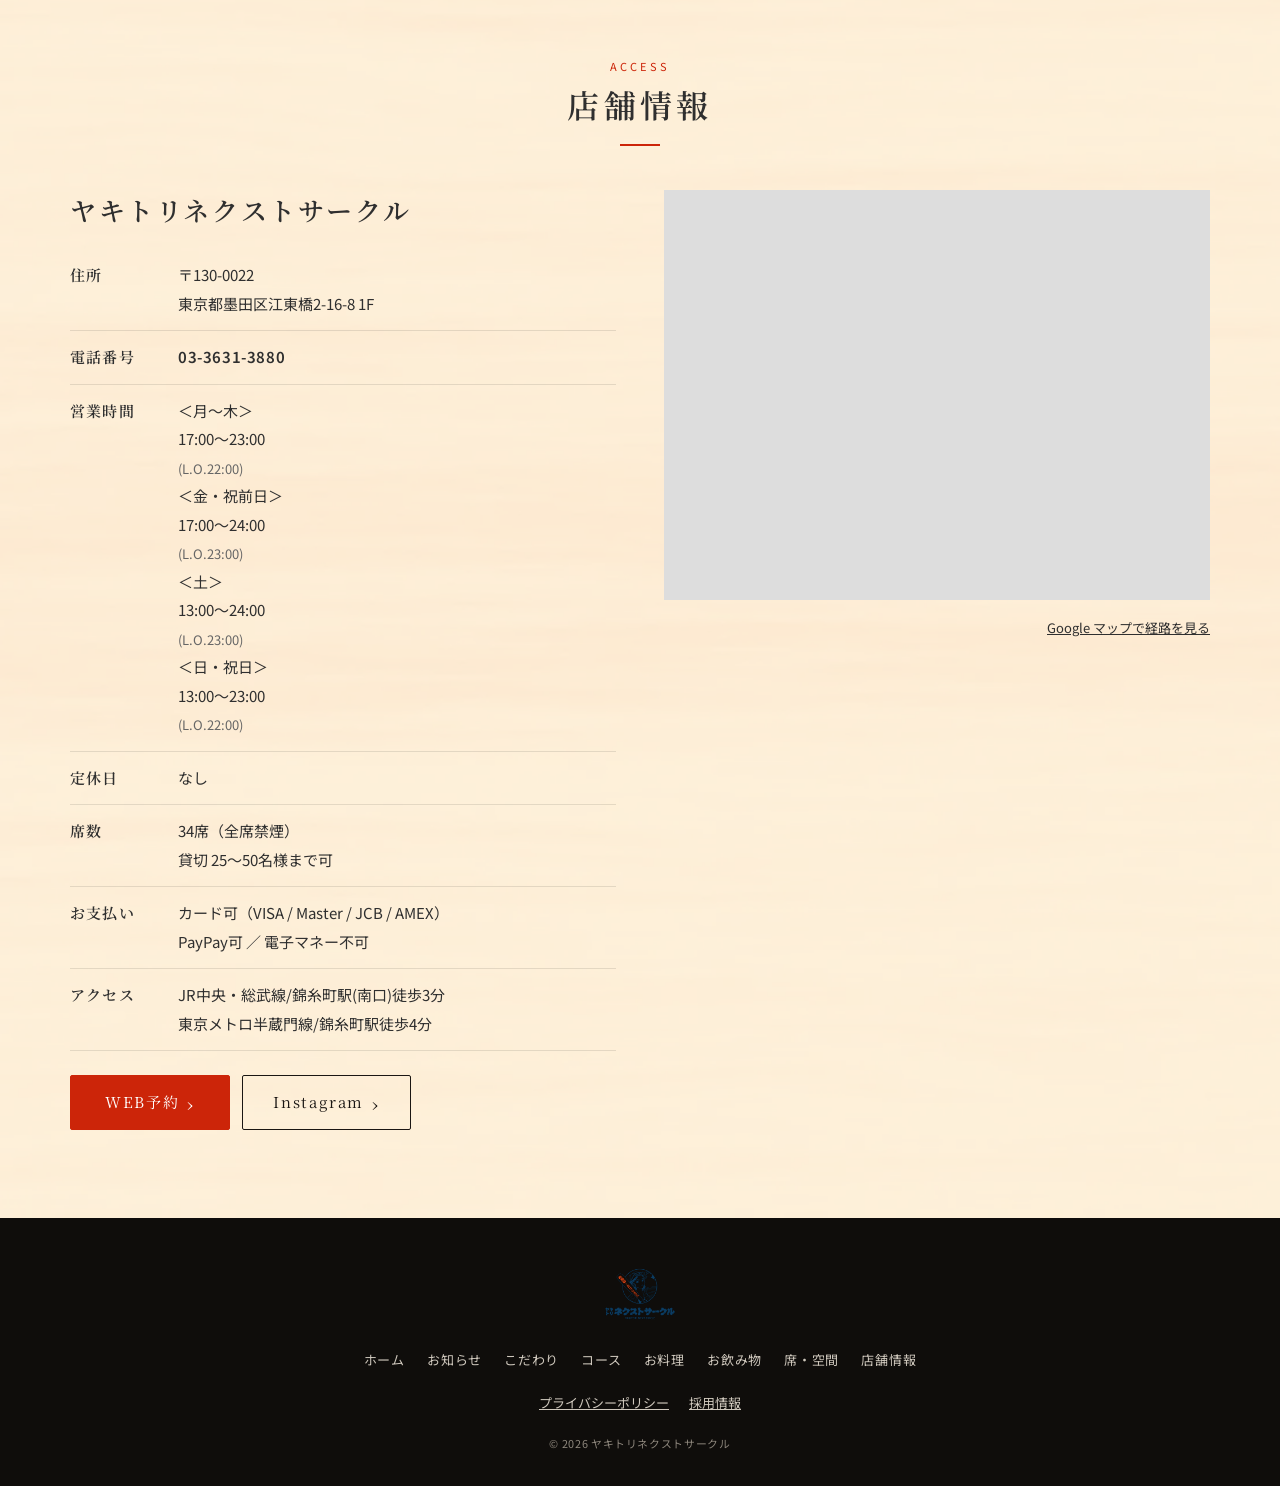
<file: space/index.html>
<!DOCTYPE html>
<html lang="ja">
<head>
  <meta charset="UTF-8">
  <meta name="viewport" content="width=device-width, initial-scale=1.0">
  <title>席・空間 | ヤキトリネクストサークル</title>
  <meta name="description" content="思わず足を運びたくなる、ノスタルジックでお洒落な雰囲気の居酒屋。木目調の優しい店内で、女性も仕事終わりにふらっと立ち寄れる空間です。">
  <meta property="og:locale" content="ja_JP">
  <meta property="og:type" content="article">
  <meta property="og:title" content="席・空間 | ヤキトリネクストサークル">
  <meta property="og:description" content="思わず足を運びたくなる、ノスタルジックでお洒落な雰囲気の居酒屋。木目調の優しい店内で、女性も仕事終わりにふらっと立ち寄れる空間です。">
  <meta property="og:url" content="https://yakitori-nextcircle.com/space/">
  <meta property="og:site_name" content="【公式】ヤキトリネクストサークル">
  <meta property="og:image" content="https://yakitori-nextcircle.com/images/space-01.webp">
  <meta name="twitter:card" content="summary_large_image">
  <link rel="canonical" href="https://yakitori-nextcircle.com/space/">
  <link rel="icon" href="../images/logo.png" type="image/png">
  <link rel="apple-touch-icon" href="../images/logo.png">
  <link rel="preconnect" href="https://fonts.googleapis.com">
  <link rel="preconnect" href="https://fonts.gstatic.com" crossorigin>
  <link href="https://fonts.googleapis.com/css2?family=Noto+Sans+JP:wght@400;500;700&family=Noto+Serif+JP:wght@500;600;700&display=swap" rel="stylesheet">
  <link rel="stylesheet" href="../css/style.css">
</head>
<body>
  <header class="site-header">
    <div class="site-header__inner">
      <a class="site-header__logo" href="../">
        <img src="../images/logo.png" alt="" width="56" height="56">
        <span>ヤキトリネクストサークル<small>YAKITORI NEXT CIRCLE</small></span>
      </a>
      <nav class="global-nav" id="global-nav" aria-label="グローバルナビゲーション">
        <ul>
        <li><a href="../">ホーム</a></li>
        <li><a href="../information/">お知らせ</a></li>
        <li><a href="../concept/">こだわり</a></li>
        <li><a href="../course/">コース</a></li>
        <li><a href="../food/">お料理</a></li>
        <li><a href="../drink/">お飲み物</a></li>
        <li><a href="../space/" aria-current="page">席・空間</a></li>
        <li><a href="../#access">店舗情報</a></li>
        <li class="nav-reserve"><a class="btn btn--accent" href="https://yoyaku.tabelog.com/yoyaku/net_booking_form/index?rcd=13307488" target="_blank" rel="noopener">WEB予約</a></li>
        </ul>
      </nav>
      <div class="site-header__actions">
        <a class="btn btn--accent header-reserve" href="https://yoyaku.tabelog.com/yoyaku/net_booking_form/index?rcd=13307488" target="_blank" rel="noopener">WEB予約</a>
        <button class="nav-toggle" type="button" aria-controls="global-nav" aria-expanded="false" aria-label="メニューを開く">
          <span></span><span></span><span></span>
        </button>
      </div>
    </div>
  </header>
  <main>
    <div class="page-header">
      <div class="container">
        <h1><small>SPACE</small>席・空間</h1>
        <p class="breadcrumb"><a href="../">HOME</a> / 席・空間</p>
      </div>
    </div>

    <section class="section">
      <div class="container feature-list">
        <div class="feature">
          <div class="feature__media"><img src="../images/space-01.webp" alt="親しみやすい雰囲気の店内" loading="lazy"></div>
          <div class="feature__body">
            <h2>親しみやすい<br>雰囲気のある居酒屋</h2>
            <p>思わず足を運びたくなる、そんなノスタルジックでお洒落な雰囲気のある居酒屋です。<br>職場仲間やご友人、またはお仕事終わりの一杯に、ぜひお立ち寄りください！</p>
          </div>
        </div>
        <div class="feature feature--reverse">
          <div class="feature__media"><img src="../images/space-02.webp" alt="木目調の優しい雰囲気の店内" loading="lazy"></div>
          <div class="feature__body">
            <h2>ノスタルジックな空間</h2>
            <p>女性も仕事終わりにふらっと寄れる空間となっております。<br>木目調の優しい雰囲気が漂う店内で、お食事や会話を楽しみくださいませ。</p>
            <p>全34席・全席禁煙。25～50名様での貸切も承ります。<br>お支払いはカード（VISA / Master / JCB / AMEX）・PayPayがご利用いただけます（電子マネーは不可）。</p>
            <a class="btn btn--accent" href="https://yoyaku.tabelog.com/yoyaku/net_booking_form/index?rcd=13307488" target="_blank" rel="noopener">WEB予約</a>
          </div>
        </div>
      </div>
    </section>
    <section class="section section--texture" style="padding-top:0">
      <div class="container">
        <div class="instagram__grid" style="margin:0">
          <img src="../images/carousel-02.webp" alt="店内の様子" loading="lazy">
          <img src="../images/carousel-04.webp" alt="店内の様子" loading="lazy">
          <img src="../images/carousel-07.webp" alt="店内の様子" loading="lazy">
          <img src="../images/carousel-09.webp" alt="店内の様子" loading="lazy">
          <img src="../images/carousel-11.webp" alt="店内の様子" loading="lazy">
          <img src="../images/carousel-14.webp" alt="店内の様子" loading="lazy">
        </div>
      </div>
    </section>
    <section class="section access" id="access">
      <div class="container">
        <h2 class="section__title"><small>ACCESS</small>店舗情報</h2>
        <div class="access__grid">
          <div>
            <h3 class="access__name">ヤキトリネクストサークル</h3>
            <dl>
              <div>
                <dt>住所</dt>
                <dd>〒130-0022<br>東京都墨田区江東橋2-16-8 1F</dd>
              </div>
              <div>
                <dt>電話番号</dt>
                <dd><a href="tel:03-3631-3880">03-3631-3880</a></dd>
              </div>
              <div>
                <dt>営業時間</dt>
                <dd class="access__hours">
                  <p>＜月～木＞<br>17:00～23:00<br><span class="note">(L.O.22:00)</span></p>
                  <p>＜金・祝前日＞<br>17:00～24:00<br><span class="note">(L.O.23:00)</span></p>
                  <p>＜土＞<br>13:00～24:00<br><span class="note">(L.O.23:00)</span></p>
                  <p>＜日・祝日＞<br>13:00～23:00<br><span class="note">(L.O.22:00)</span></p>
                </dd>
              </div>
              <div>
                <dt>定休日</dt>
                <dd>なし</dd>
              </div>
              <div>
                <dt>席数</dt>
                <dd>34席（全席禁煙）<br>貸切 25～50名様まで可</dd>
              </div>
              <div>
                <dt>お支払い</dt>
                <dd>カード可（VISA / Master / JCB / AMEX）<br>PayPay可 ／ 電子マネー不可</dd>
              </div>
              <div>
                <dt>アクセス</dt>
                <dd>JR中央・総武線/錦糸町駅(南口)徒歩3分<br>東京メトロ半蔵門線/錦糸町駅徒歩4分</dd>
              </div>
            </dl>
            <div class="access__buttons">
              <a class="btn btn--accent" href="https://yoyaku.tabelog.com/yoyaku/net_booking_form/index?rcd=13307488" target="_blank" rel="noopener">WEB予約</a>
              <a class="btn btn--outline" href="https://www.instagram.com/yakitori_nextcircle/" target="_blank" rel="noopener">Instagram</a>
            </div>
          </div>
          <div>
            <iframe class="access__map" src="https://www.google.com/maps?q=%E3%80%92130-0022%20%E6%9D%B1%E4%BA%AC%E9%83%BD%E5%A2%A8%E7%94%B0%E5%8C%BA%E6%B1%9F%E6%9D%B1%E6%A9%8B2-16-8%201F&output=embed" title="ヤキトリネクストサークルの地図" loading="lazy" allowfullscreen referrerpolicy="no-referrer-when-downgrade"></iframe>
            <p class="access__map-link"><a href="https://www.google.com/maps/dir/?api=1&destination=%E3%83%A4%E3%82%AD%E3%83%88%E3%83%AA%E3%83%8D%E3%82%AF%E3%82%B9%E3%83%88%E3%82%B5%E3%83%BC%E3%82%AF%E3%83%AB" target="_blank" rel="noopener">Google マップで経路を見る</a></p>
          </div>
        </div>
      </div>
    </section>

  </main>

  <footer class="site-footer">
    <div class="container site-footer__inner">
      <img class="site-footer__logo" src="../images/logo.png" alt="ヤキトリネクストサークル">
      <nav class="site-footer__nav" aria-label="フッターナビゲーション">
        <a href="../">ホーム</a>
        <a href="../information/">お知らせ</a>
        <a href="../concept/">こだわり</a>
        <a href="../course/">コース</a>
        <a href="../food/">お料理</a>
        <a href="../drink/">お飲み物</a>
        <a href="../space/">席・空間</a>
        <a href="../#access">店舗情報</a>
      </nav>
      <div class="site-footer__links">
        <a href="../privacy/">プライバシーポリシー</a>
        <a href="https://pay-it-forward-corporate.com/recruit/" target="_blank" rel="noopener">採用情報</a>
      </div>
      <small>&copy; 2026 ヤキトリネクストサークル</small>
    </div>
  </footer>

  <nav class="bottom-bar" aria-label="クイックメニュー">
    <a href="tel:03-3631-3880">
      <svg viewBox="0 0 24 24" aria-hidden="true"><path d="M5 4h4l2 5-2.5 1.5a11 11 0 0 0 5 5L15 13l5 2v4a2 2 0 0 1-2 2A16 16 0 0 1 3 6a2 2 0 0 1 2-2z"/></svg>
      電話
    </a>
    <a href="https://www.google.com/maps/dir/?api=1&destination=%E3%83%A4%E3%82%AD%E3%83%88%E3%83%AA%E3%83%8D%E3%82%AF%E3%82%B9%E3%83%88%E3%82%B5%E3%83%BC%E3%82%AF%E3%83%AB" target="_blank" rel="noopener">
      <svg viewBox="0 0 24 24" aria-hidden="true"><path d="M12 22s7-7.5 7-12a7 7 0 1 0-14 0c0 4.5 7 12 7 12z"/><circle cx="12" cy="10" r="2.5"/></svg>
      地図
    </a>
    <a href="https://yoyaku.tabelog.com/yoyaku/net_booking_form/index?rcd=13307488" target="_blank" rel="noopener">
      <svg viewBox="0 0 24 24" aria-hidden="true"><rect x="3" y="5" width="18" height="16" rx="2"/><path d="M3 10h18M8 3v4M16 3v4"/></svg>
      WEB予約
    </a>
  </nav>
  <a class="pagetop" href="#" aria-label="ページ上部へ">&#8593;</a>

  <script src="../js/main.js"></script>
</body>
</html>
</file>
<file: css/style.css>
/* =========================================================
   ヤキトリネクストサークル 公式サイト 共通スタイル
   配色は既存サイト（Elementor kit）の値を踏襲:
     primary  #FFF9EE  クリーム（背景）
     text     #2F2F2F
     accent   #CC2509  朱赤
     secondary#E3E3E3
   ========================================================= */

:root {
  --cream: #fff9ee;
  --cream-2: #f3ede0;
  --paper: #fffcf4;
  --text: #2f2f2f;
  --muted: #666666;
  --line: #e3e3e3;
  --accent: #cc2509;
  --accent-dark: #a51d06;
  --black: #1a1613;
  --white: #ffffff;
  --header-h: 72px;
  --font-sans: "Noto Sans JP", "Hiragino Kaku Gothic ProN", "Hiragino Sans", Meiryo, sans-serif;
  --font-serif: "Noto Serif JP", "Hiragino Mincho ProN", "Yu Mincho", serif;
}

*, *::before, *::after { box-sizing: border-box; }

html { scroll-behavior: smooth; scroll-padding-top: calc(var(--header-h) + 8px); }

body {
  margin: 0;
  font-family: var(--font-sans);
  font-size: 16px;
  line-height: 1.9;
  color: var(--text);
  background: var(--cream);
  -webkit-font-smoothing: antialiased;
  padding-bottom: 0;
}

img { max-width: 100%; height: auto; display: block; }
a { color: inherit; text-decoration: none; }
a:hover { opacity: .8; }
ul { margin: 0; padding: 0; list-style: none; }
h1, h2, h3, h4 { font-family: var(--font-serif); font-weight: 600; line-height: 1.5; margin: 0; }
p { margin: 0 0 1em; }
p:last-child { margin-bottom: 0; }

.container { width: min(1140px, 100% - 40px); margin: 0 auto; }
.container--narrow { width: min(820px, 100% - 40px); margin: 0 auto; }

/* ---------- ボタン ---------- */
.btn {
  display: inline-flex; align-items: center; justify-content: center; gap: .5em;
  min-width: 200px; padding: .8em 2em;
  font-family: var(--font-serif); font-size: 15px; letter-spacing: .12em;
  color: var(--white); background: var(--black);
  border: 1px solid var(--black); border-radius: 2px;
  transition: background .25s, color .25s;
}
.btn:hover { background: var(--white); color: var(--black); opacity: 1; }
.btn--accent { background: var(--accent); border-color: var(--accent); }
.btn--accent:hover { background: var(--white); color: var(--accent); }
.btn--outline { background: transparent; color: var(--black); }
.btn--outline:hover { background: var(--black); color: var(--white); }
.btn--light { background: var(--white); color: var(--black); border-color: var(--white); }
.btn--light:hover { background: transparent; color: var(--white); }
.btn::after { content: "\203A"; font-size: 1.2em; line-height: 1; }

/* ---------- ヘッダー ---------- */
.site-header {
  position: sticky; top: 0; z-index: 100;
  height: var(--header-h);
  background: rgba(255, 249, 238, .96);
  border-bottom: 1px solid var(--line);
  backdrop-filter: blur(6px);
}
.site-header__inner {
  height: 100%; display: flex; align-items: center; justify-content: space-between; gap: 16px;
  width: min(1240px, 100% - 32px); margin: 0 auto;
}
.site-header__logo { display: flex; align-items: center; gap: 10px; }
.site-header__logo img { width: 56px; height: 56px; }
.site-header__logo span {
  font-family: var(--font-serif); font-size: 15px; font-weight: 700; letter-spacing: .06em; line-height: 1.3; white-space: nowrap;
}
.site-header__logo small { display: block; font-size: 10px; font-weight: 400; letter-spacing: .18em; color: var(--muted); font-family: var(--font-sans); }

.global-nav ul { display: flex; gap: 22px; }
.global-nav a { font-size: 14px; letter-spacing: .08em; position: relative; padding: 4px 0; white-space: nowrap; }
.global-nav a::after {
  content: ""; position: absolute; left: 0; bottom: 0; width: 0; height: 1px; background: var(--accent); transition: width .25s;
}
.global-nav a:hover::after, .global-nav a[aria-current="page"]::after { width: 100%; }

.site-header__actions { display: flex; align-items: center; gap: 12px; }
.header-reserve { min-width: 0; padding: .55em 1.3em; font-size: 13px; white-space: nowrap; flex-shrink: 0; }

.nav-toggle {
  display: none; width: 44px; height: 44px; padding: 0; border: 0; background: transparent; cursor: pointer; position: relative;
}
.nav-toggle span {
  position: absolute; left: 10px; width: 24px; height: 2px; background: var(--black); transition: transform .3s, opacity .3s;
}
.nav-toggle span:nth-child(1) { top: 14px; }
.nav-toggle span:nth-child(2) { top: 21px; }
.nav-toggle span:nth-child(3) { top: 28px; }
.nav-toggle[aria-expanded="true"] span:nth-child(1) { transform: translateY(7px) rotate(45deg); }
.nav-toggle[aria-expanded="true"] span:nth-child(2) { opacity: 0; }
.nav-toggle[aria-expanded="true"] span:nth-child(3) { transform: translateY(-7px) rotate(-45deg); }

@media (max-width: 1199px) {
  :root { --header-h: 64px; }
  .site-header__logo img { width: 48px; height: 48px; }
  .site-header__logo span { font-size: 14px; }
  .nav-toggle { display: block; }
  .header-reserve { display: none; }
  .global-nav {
    position: fixed; inset: var(--header-h) 0 0 0; z-index: 90;
    background: var(--cream);
    background-image: url("../images/bg-hero.webp"); background-size: cover; background-position: center;
    padding: 32px 24px 120px; overflow-y: auto;
    transform: translateX(100%); transition: transform .35s ease;
  }
  .global-nav.is-open { transform: translateX(0); }
  .global-nav ul { flex-direction: column; gap: 0; }
  .global-nav li { border-bottom: 1px solid rgba(0,0,0,.08); }
  .global-nav a { display: block; padding: 16px 4px; font-size: 16px; font-family: var(--font-serif); }
  .global-nav a::after { display: none; }
  .global-nav .nav-reserve { margin-top: 28px; border: 0; text-align: center; }
  .global-nav .nav-reserve .btn { width: 100%; }
}
.global-nav .nav-reserve { display: none; }
@media (max-width: 1199px) { .global-nav .nav-reserve { display: block; } }

/* ---------- ヒーロー ---------- */
.hero {
  position: relative; overflow: hidden;
  background: var(--cream) url("../images/bg-hero.webp") center / cover no-repeat;
  padding: 72px 0 64px;
  text-align: center;
}
.hero::before {
  content: ""; position: absolute; inset: 0; background: rgba(255, 249, 238, .55); pointer-events: none;
}
.hero__inner { position: relative; width: min(760px, 100% - 40px); margin: 0 auto; }
.hero__logo { width: min(300px, 62vw); margin: 0 auto 28px; }
.hero__lead { font-family: var(--font-serif); font-size: 17px; line-height: 2.2; letter-spacing: .06em; }
.hero__lead strong { font-weight: 600; color: var(--accent); }
.hero .btn { margin-top: 28px; }
@media (max-width: 767px) {
  .hero { padding: 48px 0 44px; }
  .hero__lead { font-size: 14px; text-align: left; line-height: 2; }
}

/* ---------- カルーセル（CSS マーキー） ---------- */
.carousel { overflow: hidden; background: var(--black); padding: 0; }
.carousel__track {
  display: flex; width: max-content;
  animation: carousel-scroll 70s linear infinite;
}
.carousel:hover .carousel__track { animation-play-state: paused; }
.carousel__item { width: 25vw; min-width: 220px; aspect-ratio: 3 / 2; flex: 0 0 auto; }
.carousel__item img { width: 100%; height: 100%; object-fit: cover; }
@keyframes carousel-scroll {
  from { transform: translateX(0); }
  to   { transform: translateX(-50%); }
}
@media (max-width: 767px) {
  .carousel__item { width: 50vw; min-width: 0; }
  .carousel__track { animation-duration: 55s; }
}
@media (prefers-reduced-motion: reduce) {
  .carousel__track { animation: none; overflow-x: auto; }
}

/* ---------- セクション共通 ---------- */
.section { padding: 88px 0; position: relative; }
.section__title {
  font-size: 32px; letter-spacing: .14em; text-align: center; margin-bottom: 44px; position: relative; padding-bottom: 18px;
}
.section__title::after {
  content: ""; position: absolute; left: 50%; bottom: 0; width: 40px; height: 2px; background: var(--accent); transform: translateX(-50%);
}
.section__title small {
  display: block; font-family: var(--font-sans); font-size: 11px; letter-spacing: .3em; color: var(--accent); font-weight: 400; margin-bottom: 6px;
}
@media (max-width: 767px) {
  .section { padding: 56px 0; }
  .section__title { font-size: 24px; margin-bottom: 32px; }
}

/* 画像 + テキスト の2カラム */
.feature { display: grid; grid-template-columns: 1fr 1fr; gap: 56px; align-items: center; }
.feature--reverse .feature__media { order: 2; }
.feature__media img { width: 100%; aspect-ratio: 3 / 2; object-fit: cover; box-shadow: 8px 8px 0 rgba(204, 37, 9, .12); }
.feature__body h2, .feature__body h3 { font-size: 30px; letter-spacing: .1em; margin-bottom: 20px; line-height: 1.4; }
.feature__body h2 small { display: block; font-size: 11px; letter-spacing: .3em; color: var(--accent); font-family: var(--font-sans); margin-bottom: 8px; }
.feature__body p { font-size: 15px; word-break: auto-phrase; text-wrap: pretty; }
.feature__body .btn { margin-top: 24px; }
@media (max-width: 767px) {
  .feature { grid-template-columns: 1fr; gap: 24px; }
  .feature--reverse .feature__media { order: 0; }
  .feature__body h2, .feature__body h3 { font-size: 23px; }
  .feature__body p { font-size: 14px; }
}

/* 既存サイトの串シルエット背景を再現 */
.section--deco-right, .section--deco-left { background-color: var(--cream); background-repeat: no-repeat; background-size: contain; }
.section--deco-right { background-image: url("../images/bg-yakitori-01.webp"); background-position: center right; }
.section--deco-left  { background-image: url("../images/bg-yakitori-04.webp"); background-position: center left; }
.section--texture { background-color: var(--cream-2); }
.section--texture::before {
  content: ""; position: absolute; inset: 0; background: url("../images/bg-texture.webp") center / cover; opacity: .25; pointer-events: none;
}
.section--texture > * { position: relative; }

/* 席・空間（暗い背景写真 + 白文字） */
.section--dark {
  color: var(--white);
  background: var(--black) url("../images/space-bg.webp") center / cover no-repeat;
}
.section--dark::before { content: ""; position: absolute; inset: 0; background: rgba(0, 0, 0, .6); }
.section--dark > * { position: relative; }
.section--dark .section__title::after { background: var(--white); }
.section--dark .section__title small { color: #f3c6b8; }
.section--dark .feature__body h2 small { color: #f3c6b8; }
.section--dark .feature__media img { box-shadow: 8px 8px 0 rgba(255, 255, 255, .15); }
@media (min-width: 1024px) { .section--dark { background-attachment: fixed; } }

/* ---------- お知らせ ---------- */
.news-list { max-width: 860px; margin: 0 auto; border-top: 1px solid var(--line); }
.news-list li { border-bottom: 1px solid var(--line); }
.news-list a {
  display: grid; grid-template-columns: 130px 1fr; gap: 16px; align-items: baseline; padding: 18px 8px; font-size: 15px;
}
.news-list time { font-family: var(--font-serif); font-size: 13px; letter-spacing: .06em; color: var(--muted); }
.news-list a:hover { background: var(--paper); opacity: 1; }
.news-list a:hover span { text-decoration: underline; }
.section__more { text-align: center; margin-top: 36px; }
@media (max-width: 767px) {
  .news-list a { grid-template-columns: 1fr; gap: 2px; padding: 14px 4px; font-size: 14px; }
}

/* ---------- Instagram ---------- */
.instagram { text-align: center; }
.instagram__account { font-family: var(--font-serif); font-size: 20px; letter-spacing: .08em; margin-bottom: 8px; }
.instagram__account a { border-bottom: 1px solid currentColor; }
.instagram p { max-width: 600px; margin-left: auto; margin-right: auto; font-size: 15px; word-break: auto-phrase; text-wrap: pretty; }
.instagram__grid {
  display: grid; grid-template-columns: repeat(6, 1fr); gap: 6px; margin: 36px 0 32px;
}
.instagram__grid img { width: 100%; aspect-ratio: 1; object-fit: cover; }
.instagram__grid img:nth-child(n+5) { display: none; }
@media (min-width: 768px) { .instagram__grid img:nth-child(n+5) { display: block; } }
@media (max-width: 767px) { .instagram__grid { grid-template-columns: repeat(4, 1fr); } }

/* ---------- 店舗情報 ---------- */
.access { background: var(--cream) url("../images/bg-footer.webp") center / cover no-repeat; }
.access::before { content: ""; position: absolute; inset: 0; background: rgba(255, 249, 238, .72); }
.access > * { position: relative; }
.access__grid { display: grid; grid-template-columns: 1fr 1fr; gap: 48px; align-items: start; }
.access__name { font-size: 26px; letter-spacing: .1em; margin-bottom: 20px; }
.access dl { margin: 0; font-size: 15px; }
.access dl > div { display: grid; grid-template-columns: 96px 1fr; gap: 12px; padding: 12px 0; border-bottom: 1px solid rgba(0,0,0,.1); }
.access dt { font-family: var(--font-serif); font-weight: 600; letter-spacing: .08em; }
.access dd { margin: 0; }
.access dd a[href^="tel:"] { font-weight: 600; letter-spacing: .04em; }
.access__hours p { margin: 0; }
.access__hours .note { font-size: 13px; color: var(--muted); }
.access__buttons { display: flex; flex-wrap: wrap; gap: 12px; margin-top: 24px; }
.access__buttons .btn { min-width: 160px; }
.access__map { width: 100%; aspect-ratio: 4 / 3; border: 0; background: #ddd; }
.access__map-link { font-size: 13px; text-align: right; margin-top: 8px; }
.access__map-link a { text-decoration: underline; }
@media (max-width: 767px) {
  .access__grid { grid-template-columns: 1fr; gap: 32px; }
  .access__name { font-size: 22px; }
  .access dl > div { grid-template-columns: 82px 1fr; font-size: 14px; }
  .access__map { aspect-ratio: 1 / 1; }
}

/* ---------- 姉妹店バナー ---------- */
.sister-banner { background: var(--black); color: var(--white); padding: 56px 0; }
.sister-banner__inner { display: flex; align-items: center; justify-content: space-between; gap: 32px; flex-wrap: wrap; }
.sister-banner h2 { font-size: 24px; letter-spacing: .12em; }
.sister-banner h2 small { display: block; font-family: var(--font-sans); font-size: 11px; letter-spacing: .3em; color: #f3c6b8; font-weight: 400; }
.sister-banner p { font-size: 14px; color: #ddd; margin: 8px 0 0; word-break: auto-phrase; text-wrap: pretty; }
.sister-banner__logos { display: flex; gap: 10px; flex-wrap: wrap; }
.sister-banner__logos img { width: 120px; aspect-ratio: 3 / 2; object-fit: cover; border: 1px solid #444; }
@media (max-width: 767px) {
  .sister-banner__logos img { width: calc(33.333% - 7px); }
  .sister-banner__logos { width: 100%; }
}

/* ---------- フッター ---------- */
.site-footer { background: #0f0d0b; color: #cfc8bd; padding: 40px 0 32px; font-size: 13px; }
.site-footer__inner { display: flex; flex-direction: column; align-items: center; gap: 18px; text-align: center; }
.site-footer__logo { width: 72px; opacity: .9; }
.site-footer__nav { display: flex; flex-wrap: wrap; justify-content: center; gap: 8px 22px; }
.site-footer__nav a { letter-spacing: .06em; }
.site-footer__links { display: flex; gap: 20px; }
.site-footer__links a { text-decoration: underline; }
.site-footer small { display: block; color: #8d867c; letter-spacing: .06em; }
@media (max-width: 767px) { .site-footer { padding-bottom: 96px; } }

/* ---------- スマホ固定ボトムバー ---------- */
.bottom-bar {
  display: none; position: fixed; left: 0; right: 0; bottom: 0; z-index: 95;
  grid-template-columns: 1fr 1fr 1.3fr; background: var(--white); border-top: 1px solid var(--line);
  box-shadow: 0 -4px 14px rgba(0,0,0,.08);
  padding-bottom: env(safe-area-inset-bottom);
}
.bottom-bar a {
  display: flex; flex-direction: column; align-items: center; justify-content: center; gap: 2px;
  height: 58px; font-size: 11px; letter-spacing: .1em; color: var(--text); border-right: 1px solid var(--line);
}
.bottom-bar a svg { width: 20px; height: 20px; fill: none; stroke: currentColor; stroke-width: 1.8; stroke-linecap: round; stroke-linejoin: round; }
.bottom-bar a:last-child { background: var(--accent); color: var(--white); border-right: 0; font-weight: 700; }
@media (max-width: 767px) { .bottom-bar { display: grid; } }

/* ---------- 下層ページ ---------- */
.page-header {
  position: relative; padding: 64px 0 56px; text-align: center;
  background: var(--cream) url("../images/bg-hero.webp") center / cover no-repeat;
}
.page-header::before { content: ""; position: absolute; inset: 0; background: rgba(255, 249, 238, .5); }
.page-header > * { position: relative; }
.page-header h1 { font-size: 34px; letter-spacing: .16em; }
.page-header h1 small { display: block; font-family: var(--font-sans); font-size: 11px; letter-spacing: .3em; color: var(--accent); font-weight: 400; margin-bottom: 6px; }
.breadcrumb { font-size: 12px; color: var(--muted); margin-top: 14px; letter-spacing: .06em; }
.breadcrumb a { text-decoration: underline; }
@media (max-width: 767px) {
  .page-header { padding: 40px 0 36px; }
  .page-header h1 { font-size: 26px; }
}

.page-lead { text-align: center; max-width: 760px; margin: 0 auto 56px; font-size: 15px; word-break: auto-phrase; text-wrap: pretty; }

/* 下層: 画像+テキスト ブロックの連続 */
.feature-list > .feature + .feature { margin-top: 96px; }
@media (max-width: 767px) { .feature-list > .feature + .feature { margin-top: 56px; } }

/* ---------- メニュー（お料理・お飲み物） ---------- */
.menu-section { display: grid; grid-template-columns: 5fr 7fr; gap: 48px; align-items: start; }
.menu-section + .menu-section { margin-top: 80px; }
.menu-section:nth-child(even) { grid-template-columns: 7fr 5fr; }
.menu-section:nth-child(even) .menu-section__media { order: 2; }
.menu-section__media { position: sticky; top: calc(var(--header-h) + 24px); }
.menu-section__media img { aspect-ratio: 3 / 2; object-fit: cover; width: 100%; box-shadow: 8px 8px 0 rgba(204, 37, 9, .12); }
.menu-section__body h2 { font-size: 26px; letter-spacing: .14em; margin-bottom: 20px; padding-bottom: 12px; border-bottom: 2px solid var(--black); display: flex; flex-wrap: wrap; align-items: baseline; gap: 4px 14px; }
.menu-section__body h2 small { font-family: var(--font-sans); font-size: 11px; letter-spacing: .3em; color: var(--accent); font-weight: 400; white-space: nowrap; }
.menu-section__body h3 { font-size: 16px; letter-spacing: .12em; margin: 28px 0 8px; color: var(--accent); }
.menu-section__body h3:first-of-type { margin-top: 0; }
.menu-list li { display: flex; justify-content: space-between; align-items: baseline; gap: 12px; padding: 10px 0; border-bottom: 1px dotted #c9c2b5; font-size: 15px; }
.menu-list .name { flex: 1; }
.menu-list .name small { display: block; font-size: 12px; color: var(--muted); line-height: 1.5; }
.menu-list .price { white-space: nowrap; font-family: var(--font-serif); letter-spacing: .04em; }
.menu-list .price small { font-size: 12px; margin-right: 4px; color: var(--muted); }
.menu-note { margin-top: 48px; padding: 20px 24px; background: var(--paper); border: 1px solid var(--line); font-size: 13px; color: var(--muted); }
.menu-note p { margin: 0; }
@media (max-width: 767px) {
  .menu-section, .menu-section:nth-child(even) { grid-template-columns: 1fr; gap: 20px; }
  .menu-section + .menu-section { margin-top: 56px; }
  .menu-section:nth-child(even) .menu-section__media { order: 0; }
  .menu-section__media { position: static; }
  .menu-section__body h2 { font-size: 22px; }
  .menu-list li { font-size: 14px; }
}

/* ---------- コース ---------- */
.course { display: grid; grid-template-columns: 5fr 7fr; gap: 48px; align-items: start; }
.course + .course { margin-top: 88px; }
.course:nth-child(even) { grid-template-columns: 7fr 5fr; }
.course:nth-child(even) .course__media { order: 2; }
.course__media img { aspect-ratio: 3 / 2; object-fit: cover; width: 100%; box-shadow: 8px 8px 0 rgba(204, 37, 9, .12); }
.course__body h2 { font-size: 28px; letter-spacing: .1em; line-height: 1.4; margin-bottom: 16px; }
.course__price { font-family: var(--font-serif); font-size: 17px; letter-spacing: .06em; margin-bottom: 20px; padding: 14px 18px; background: var(--paper); border-left: 3px solid var(--accent); }
.course__price span { display: block; }
.course__price .tax { display: inline-block; white-space: nowrap; }
.course__price b { color: var(--accent); font-size: 1.15em; white-space: nowrap; }
.course__items li { padding: 7px 0; border-bottom: 1px dotted #c9c2b5; font-size: 15px; }
.course__items li::before { content: "・"; color: var(--accent); }
.course__note { font-size: 12px; color: var(--muted); margin-top: 14px; }
@media (max-width: 767px) {
  .course, .course:nth-child(even) { grid-template-columns: 1fr; gap: 20px; }
  .course + .course { margin-top: 56px; }
  .course:nth-child(even) .course__media { order: 0; }
  .course__body h2 { font-size: 22px; }
  .course__price { font-size: 15px; }
}

.plan { margin-top: 96px; }
.plan + .plan { margin-top: 64px; }
.plan__head { display: flex; align-items: baseline; justify-content: space-between; gap: 16px; flex-wrap: wrap; border-bottom: 2px solid var(--black); padding-bottom: 12px; margin-bottom: 24px; }
.plan__head h2 { font-size: 26px; letter-spacing: .12em; }
.plan__head .price { font-family: var(--font-serif); font-size: 20px; color: var(--accent); }
.plan__lead { font-size: 14px; margin-bottom: 20px; }
.plan__grid { display: grid; grid-template-columns: repeat(2, 1fr); gap: 20px 40px; }
.plan__grid h3 { font-size: 15px; letter-spacing: .1em; color: var(--accent); margin-bottom: 4px; }
.plan__grid p { font-size: 14px; text-wrap: pretty; }
@media (max-width: 767px) {
  .plan { margin-top: 64px; }
  .plan__grid { grid-template-columns: 1fr; gap: 16px; }
  .plan__head h2 { font-size: 21px; }
}

/* ---------- 系列店紹介 ---------- */
.store-grid { display: grid; grid-template-columns: repeat(3, 1fr); gap: 40px 28px; }
.store-card { background: var(--paper); border: 1px solid var(--line); display: flex; flex-direction: column; }
.store-card img { width: 100%; aspect-ratio: 3 / 2; object-fit: cover; }
.store-card__body { padding: 22px 22px 26px; display: flex; flex-direction: column; flex: 1; }
.store-card h2 { font-size: 20px; letter-spacing: .08em; margin-bottom: 10px; line-height: 1.4; }
.store-card .catch { font-size: 14px; margin-bottom: 14px; flex: 1; word-break: auto-phrase; text-wrap: pretty; }
.store-card dl { margin: 0 0 18px; font-size: 13px; color: var(--muted); }
.store-card dt { font-weight: 700; color: var(--text); margin-top: 6px; }
.store-card dd { margin: 0; }
.store-card dd a { color: var(--text); }
.store-card .btn { width: 100%; min-width: 0; font-size: 13px; }
@media (max-width: 1023px) { .store-grid { grid-template-columns: repeat(2, 1fr); } }
@media (max-width: 599px) { .store-grid { grid-template-columns: 1fr; gap: 28px; } }

/* ---------- お知らせ一覧 / 記事 ---------- */
.news-article { padding: 36px 0; border-bottom: 1px solid var(--line); }
.news-article:first-child { padding-top: 0; }
.news-article time { font-family: var(--font-serif); font-size: 13px; letter-spacing: .08em; color: var(--accent); }
.news-article h2 { font-size: 22px; letter-spacing: .06em; margin: 6px 0 18px; line-height: 1.5; }
.news-article p, .news-article li { font-size: 15px; }
.news-article .hours { background: var(--paper); border: 1px solid var(--line); padding: 16px 20px; margin: 16px 0; font-size: 14px; }
.news-article .hours p { margin: 0; }
.news-article .hours b { display: block; margin-top: 8px; }
.news-article .hours b:first-child { margin-top: 0; }
.news-article .more { display: inline-block; margin: 6px 0; text-decoration: underline; color: var(--accent); }
.news-article figure { margin: 20px 0 0; display: grid; gap: 12px; grid-template-columns: repeat(auto-fit, minmax(240px, 1fr)); }
.news-article figure img { width: 100%; }
.news-article figure.single img { max-width: 560px; }
.news-article .note { font-size: 12px; color: var(--muted); }
@media (max-width: 767px) { .news-article h2 { font-size: 19px; } }

/* ---------- プライバシーポリシー ---------- */
.privacy h2 { font-size: 26px; letter-spacing: .12em; text-align: center; margin-bottom: 32px; }
.privacy h3 { font-size: 18px; letter-spacing: .08em; margin: 40px 0 12px; padding-left: 14px; border-left: 3px solid var(--accent); }
.privacy p, .privacy li { font-size: 15px; }
.privacy ul { padding-left: 1.4em; list-style: disc; margin: 8px 0; }
.privacy a { text-decoration: underline; }
.privacy address { font-style: normal; }

/* ---------- 補助 ---------- */
.text-center { text-align: center; }
.visually-hidden { position: absolute; width: 1px; height: 1px; overflow: hidden; clip: rect(0 0 0 0); white-space: nowrap; }
.pagetop {
  position: fixed; right: 16px; bottom: 16px; z-index: 80; width: 44px; height: 44px; border-radius: 50%;
  background: var(--black); color: var(--white); display: flex; align-items: center; justify-content: center;
  font-size: 18px; opacity: 0; pointer-events: none; transition: opacity .3s;
}
.pagetop.is-visible { opacity: .85; pointer-events: auto; }
@media (max-width: 767px) { .pagetop { bottom: 76px; } }

/* ===== 評価帯（Google / 食べログ）バッジ型 ===== */
:root { --ratings-bg:#fffcf4;--ratings-fg:#2f2f2f;--ratings-line:#e3e3e3;--ratings-star:#f5a300;--ratings-star-off:rgba(0,0,0,.18); }
.ratings { background: var(--ratings-bg); color: var(--ratings-fg); border-bottom: 1px solid var(--ratings-line); }
.ratings[hidden] { display: none; }
.ratings__inner { width: min(1100px, 100% - 32px); margin: 0 auto; display: flex; flex-wrap: wrap; justify-content: center; gap: 14px 20px; padding: 22px 0; }
.ratings__item { display: grid; grid-template-columns: auto 1fr; grid-template-rows: auto auto; column-gap: 16px; row-gap: 3px; align-items: center; min-width: 300px; padding: 12px 22px 12px 16px; background: #fff; color: #202124; text-decoration: none; border: 1px solid rgba(0,0,0,.08); border-radius: 14px; box-shadow: 0 2px 10px rgba(0,0,0,.14); font-family: var(--ratings-font, inherit); line-height: 1.25; transition: transform .15s ease, box-shadow .15s ease; }
.ratings__item[hidden] { display: none; }
.ratings__item:hover { transform: translateY(-2px); box-shadow: 0 6px 18px rgba(0,0,0,.2); color: #202124; opacity: 1; }
.ratings__brand { grid-row: 1 / 3; display: flex; flex-direction: column; align-items: center; justify-content: center; gap: 5px; padding-right: 16px; border-right: 1px solid #e8e8e8; min-width: 76px; }
.ratings__label { font-size: 11px; color: #5f6368; letter-spacing: .04em; white-space: nowrap; }
.ratings__g { font-family: Arial, Helvetica, sans-serif; font-weight: 700; font-size: 21px; letter-spacing: -.03em; line-height: 1; }
.ratings__g i { font-style: normal; }
.ratings__g i:nth-child(1) { color: #4285f4; }
.ratings__g i:nth-child(2) { color: #ea4335; }
.ratings__g i:nth-child(3) { color: #fbbc05; }
.ratings__g i:nth-child(4) { color: #4285f4; }
.ratings__g i:nth-child(5) { color: #34a853; }
.ratings__g i:nth-child(6) { color: #ea4335; }
.ratings__tb { display: inline-block; background: #f5a300; color: #fff; font-weight: 700; font-size: 13px; padding: 4px 9px; border-radius: 4px; letter-spacing: .06em; line-height: 1.2; }
.ratings__score { grid-column: 2; grid-row: 1; display: inline-flex; align-items: center; gap: 10px; white-space: nowrap; }
.ratings__score b { order: 0; font-size: 27px; font-weight: 700; font-variant-numeric: tabular-nums; letter-spacing: 0; line-height: 1; color: #202124; }
.ratings__score small { order: 1; font-size: 12px; color: #5f6368; margin-left: -6px; }
.ratings__item--tabelog .ratings__score b { color: #e08a00; }
.ratings__stars { order: 1; position: relative; display: inline-block; font-size: 17px; line-height: 1; letter-spacing: 1px; }
.ratings__stars-off { color: #dadce0; }
.ratings__stars-on { position: absolute; left: 0; top: 0; overflow: hidden; white-space: nowrap; color: #fbbc04; width: 0; }
.ratings__meta { grid-column: 2; grid-row: 2; display: flex; flex-wrap: wrap; align-items: baseline; gap: 2px 10px; }
.ratings__count { font-size: 12.5px; color: #3c4043; white-space: nowrap; }
.ratings__asof { font-size: 11px; color: #80868b; white-space: nowrap; }
.ratings__asof:empty { display: none; }
.sr-only { position: absolute; width: 1px; height: 1px; padding: 0; margin: -1px; overflow: hidden; clip: rect(0,0,0,0); white-space: nowrap; border: 0; }
@media (max-width: 600px) {
  .ratings__inner { width: min(100% - 24px, 420px); flex-wrap: nowrap; justify-content: center; gap: 10px; padding: 14px 0; }
  .ratings__item { flex: 1 1 0; min-width: 0; display: flex; flex-direction: column; align-items: center; gap: 4px; padding: 10px 8px 9px; border-radius: 12px; text-align: center; }
  .ratings__brand { flex-direction: row; align-items: center; justify-content: center; gap: 6px; padding-right: 0; border-right: 0; min-width: 0; padding-bottom: 6px; margin-bottom: 2px; border-bottom: 1px solid #ececec; width: 100%; }
  .ratings__g { font-size: 17px; }
  .ratings__tb { font-size: 11px; padding: 3px 7px; }
  .ratings__label { font-size: 10.5px; }
  .ratings__score { gap: 6px; }
  .ratings__score b { font-size: 23px; }
  .ratings__score small { font-size: 11px; margin-left: -4px; }
  .ratings__stars { font-size: 13px; letter-spacing: 0; }
  .ratings__meta { justify-content: center; gap: 0 6px; }
  .ratings__count { font-size: 11px; }
  .ratings__asof { font-size: 10px; width: 100%; }
}
@media (max-width: 360px) {
  .ratings__asof { display: none; }
}
</file>
